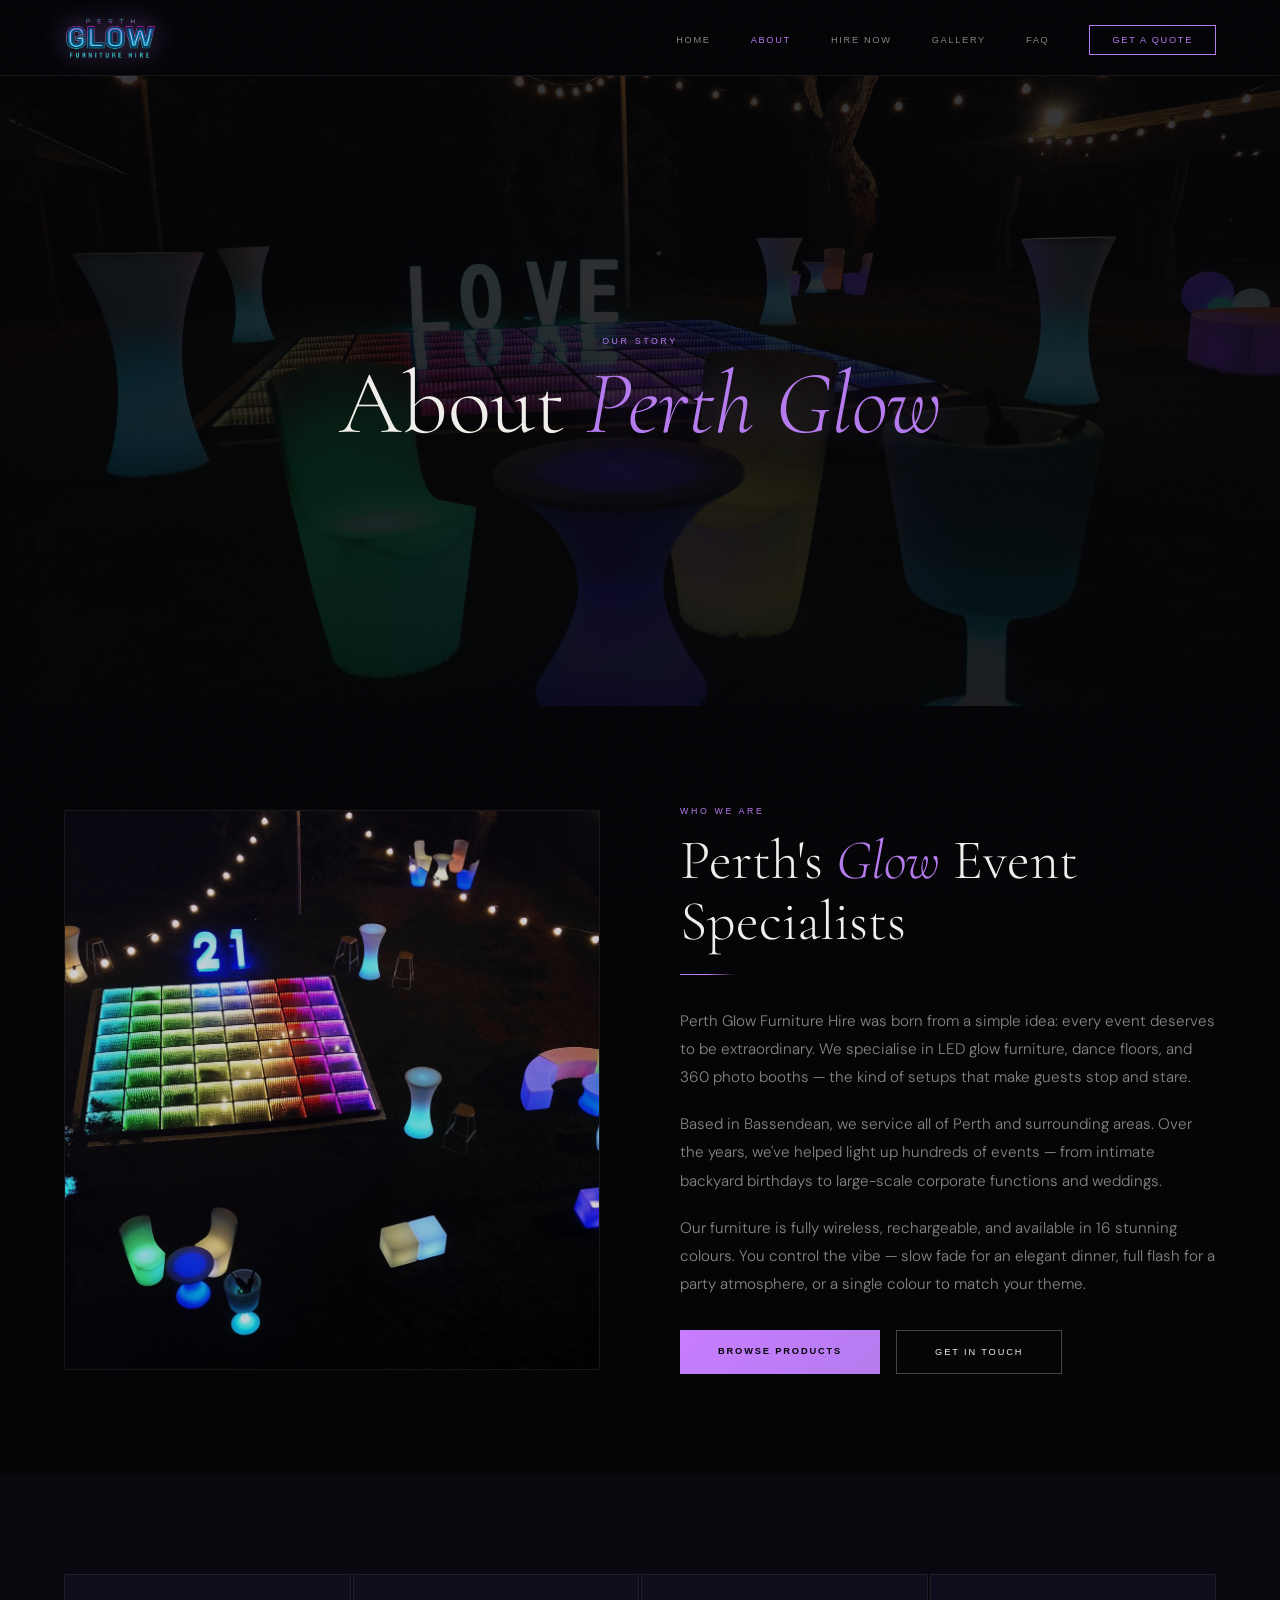
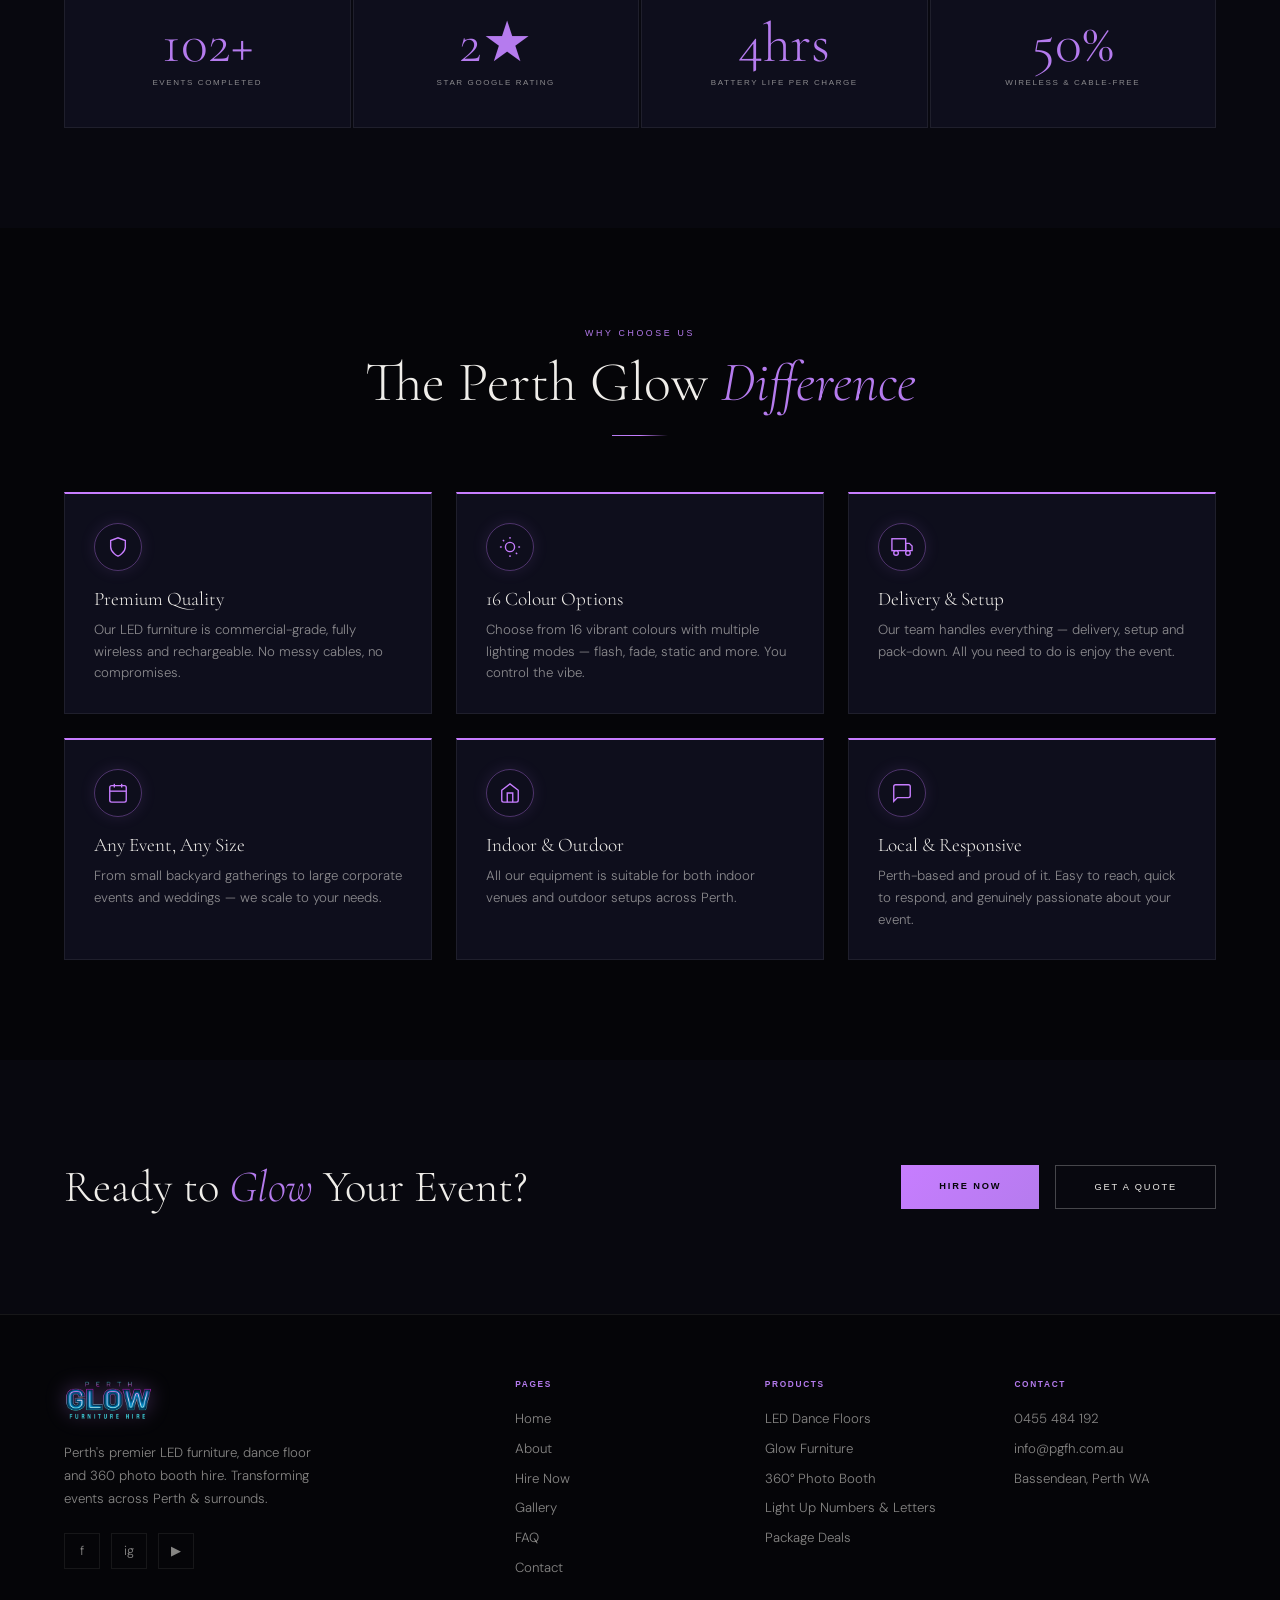
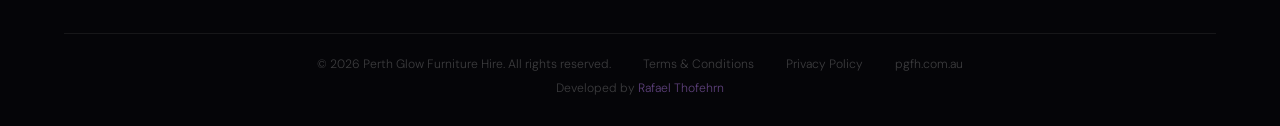
<file: about.html>
<!DOCTYPE html>
<html lang="en">
<head>
<meta charset="UTF-8">
<meta name="viewport" content="width=device-width, initial-scale=1.0">
<title>About Us | Perth Glow Furniture Hire</title>
<meta name="description" content="Learn about Perth Glow Furniture Hire — Perth's premier LED furniture, dance floor and 360 photo booth specialists.">
<link rel="preconnect" href="https://fonts.googleapis.com">
<link href="https://fonts.googleapis.com/css2?family=Cormorant+Garamond:ital,wght@0,300;0,400;0,600;1,300;1,400&family=Syncopate:wght@400;700&family=DM+Sans:opsz,wght@9..40,300;9..40,400;9..40,500&display=swap" rel="stylesheet">
<style>
/* NAV */
nav{position:fixed;top:0;left:0;right:0;z-index:1000;padding:0 5vw;height:76px;display:flex;align-items:center;justify-content:space-between;background:rgba(5,5,8,.92);backdrop-filter:blur(24px);border-bottom:1px solid var(--border)}
nav.scrolled{background:rgba(5,5,8,.92);backdrop-filter:blur(24px);border-bottom:1px solid var(--border)}
.nav-logo{display:flex;align-items:center;text-decoration:none}
.nav-logo img{height:44px;filter:drop-shadow(0 0 14px rgba(181,123,238,.4))}
.nav-links{display:flex;gap:2.5rem;list-style:none;align-items:center}
.nav-links a{font-family:var(--display);font-size:.58rem;letter-spacing:.18em;color:var(--dim);text-decoration:none;text-transform:uppercase;transition:color .2s}
.nav-links a:hover,.nav-links a.active{color:var(--cyan)}
.nav-cta{border:1px solid var(--cyan)!important;color:var(--cyan)!important;padding:9px 22px!important;transition:all .2s!important}
.nav-cta:hover{background:var(--cyan)!important;color:var(--black)!important}
.hamburger{display:none;flex-direction:column;gap:5px;cursor:pointer;border:none;background:transparent;padding:4px}
.hamburger span{display:block;width:24px;height:1.5px;background:var(--white)}
.mobile-nav{display:none;position:fixed;inset:0;background:rgba(5,5,8,.97);backdrop-filter:blur(20px);z-index:999;flex-direction:column;align-items:center;justify-content:center;gap:2rem}
.mobile-nav.open{display:flex}
.mobile-nav a{font-family:var(--display);font-size:.9rem;letter-spacing:.25em;color:var(--white);text-decoration:none;text-transform:uppercase}
.mobile-nav a:hover{color:var(--cyan)}
.mob-close{position:absolute;top:24px;right:5vw;background:transparent;border:none;color:var(--white);font-size:1.4rem;cursor:pointer}
/* PAGE HERO — always below fixed nav */
.page-hero{position:relative;height:70vh;min-height:480px;display:flex;align-items:center;justify-content:center;overflow:hidden;margin-top:76px}
.page-hero-bg{position:absolute;inset:0}
.page-hero-bg img{width:100%;height:100%;object-fit:cover;opacity:.4}
.page-hero-bg::after{content:'';position:absolute;inset:0;background:linear-gradient(to bottom,rgba(5,5,8,.5),rgba(5,5,8,.75))}
.page-hero-inner{position:relative;z-index:2;text-align:center;padding:0 5vw}
/* FOOTER */
footer{background:var(--black);border-top:1px solid var(--border);padding:64px 5vw 30px}
.f-top{display:grid;grid-template-columns:2fr 1fr 1fr 1fr;gap:3rem;margin-bottom:3.5rem;max-width:1300px;margin-left:auto;margin-right:auto}
.f-brand img{height:42px;filter:drop-shadow(0 0 10px rgba(181,123,238,.35))}
.f-brand p{color:var(--dim);font-size:.83rem;line-height:1.7;margin:1rem 0 1.4rem;max-width:270px}
.socials{display:flex;gap:.7rem}
.soc{width:36px;height:36px;border:1px solid var(--border);display:flex;align-items:center;justify-content:center;color:var(--dim);text-decoration:none;font-size:.8rem;transition:.2s}
.soc:hover{border-color:var(--cyan);color:var(--cyan)}
.f-col h4{font-family:var(--display);font-size:.52rem;letter-spacing:.2em;color:var(--cyan);margin-bottom:1.1rem;text-transform:uppercase}
.f-col ul{list-style:none;display:flex;flex-direction:column;gap:.55rem}
.f-col ul a{font-size:.83rem;color:var(--dim);text-decoration:none;transition:color .2s}
.f-col ul a:hover{color:var(--white)}
.f-bottom{border-top:1px solid var(--border);padding-top:1.4rem;display:flex;flex-direction:column;align-items:center;text-align:center;gap:.5rem;max-width:1300px;margin:0 auto}
.f-bottom-links{display:flex;gap:2rem;flex-wrap:wrap;justify-content:center;align-items:center}
.f-bottom p,.f-bottom a{font-size:.76rem;color:rgba(255,255,255,.22);text-decoration:none}
.f-bottom a:hover{color:var(--cyan)}
.f-credit{font-size:.7rem;color:rgba(255,255,255,.18)}
.f-credit a{color:rgba(181,123,238,.5);text-decoration:none}
.f-credit a:hover{color:var(--cyan)}


/* ── NAV ── */
.mobile-
/* ── FOOTER ── */
.f-bottom p,
:root{--black:#050508;--deep:#08080f;--card:#0e0e1c;--border:rgba(255,255,255,0.07);--white:#f0eeea;--dim:rgba(240,238,234,0.55);--cyan:#b57bee;--purple:#c77dff;--pink:#ff6eb4;--display:'Syncopate',sans-serif;--serif:'Cormorant Garamond',serif;--body:'DM Sans',sans-serif}
*,*::before,*::after{box-sizing:border-box;margin:0;padding:0}
html{scroll-behavior:smooth}
body{background:var(--black);color:var(--white);font-family:var(--body);font-weight:300;overflow-x:hidden}
body::after{content:'';position:fixed;inset:0;background-image:url("data:image/svg+xml,%3Csvg viewBox='0 0 200 200' xmlns='http://www.w3.org/2000/svg'%3E%3Cfilter id='n'%3E%3CfeTurbulence type='fractalNoise' baseFrequency='0.9' numOctaves='4' stitchTiles='stitch'/%3E%3C/filter%3E%3Crect width='100%25' height='100%25' filter='url(%23n)' opacity='0.05'/%3E%3C/svg%3E");pointer-events:none;z-index:9998;opacity:.3;mix-blend-mode:overlay}
.mobile-

/* PAGE HERO */
.label{font-family:var(--display);font-size:.55rem;letter-spacing:.3em;color:var(--cyan);text-transform:uppercase;margin-bottom:.9rem}
.page-hero-inner .h1{font-family:var(--serif);font-size:clamp(3rem,7vw,6rem);font-weight:300;line-height:.95}
.page-hero-inner .h1 em{font-style:italic;color:var(--cyan);text-shadow:0 0 40px rgba(181,123,238,.35)}

section{padding:100px 5vw}
.wrap{max-width:1300px;margin:0 auto}
.h2{font-family:var(--serif);font-size:clamp(2rem,4.5vw,3.5rem);font-weight:300;line-height:1.08;margin-bottom:1.4rem}
.h2 em{font-style:italic;color:var(--cyan)}
.rule{width:56px;height:1px;background:linear-gradient(to right,var(--cyan),var(--purple),transparent);margin-bottom:2rem}
.body-txt{color:var(--dim);line-height:1.85;font-size:.95rem}
.btn{font-family:var(--display);font-size:.58rem;letter-spacing:.2em;text-transform:uppercase;padding:16px 38px;text-decoration:none;display:inline-block;transition:.3s;cursor:pointer;border:none}
.btn-fill{background:var(--cyan);color:var(--black);font-weight:700}
.btn-fill:hover{box-shadow:0 0 40px rgba(181,123,238,.45);transform:translateY(-2px)}
.btn-ghost{background:transparent;color:var(--white);border:1px solid rgba(255,255,255,.25)}
.btn-ghost:hover{border-color:var(--cyan);color:var(--cyan)}

/* ABOUT GRID */
.about-grid{display:grid;grid-template-columns:1fr 1fr;gap:80px;align-items:center}
.about-img{height:560px;overflow:hidden;border:1px solid var(--border);position:relative}
.about-img img{width:100%;height:100%;object-fit:cover;opacity:.85}
.about-img::after{content:'';position:absolute;inset:0;background:linear-gradient(135deg,rgba(181,123,238,.05),transparent)}

/* STATS */
#stats{background:var(--deep)}
.stats-grid{display:grid;grid-template-columns:repeat(4,1fr);gap:2px;max-width:1300px;margin:0 auto}
.stat{background:var(--card);border:1px solid var(--border);padding:2.5rem 2rem;text-align:center;transition:border-color .3s}
.stat:hover{border-color:rgba(181,123,238,.3);box-shadow:0 0 20px rgba(181,123,238,.08)}
.stat-num{font-family:var(--serif);font-size:3.5rem;font-weight:300;color:var(--cyan);line-height:1;margin-bottom:.4rem}
.stat-lbl{font-family:var(--display);font-size:.5rem;letter-spacing:.2em;color:var(--dim);text-transform:uppercase}

/* WHY US */
#why .why-grid{display:grid;grid-template-columns:repeat(3,1fr);gap:1.5rem;margin-top:0}
.why-card{background:var(--card);border:1px solid var(--border);padding:2rem;border-top:2px solid var(--cyan);transition:transform .3s,border-color .3s}
.why-card:hover{transform:translateY(-4px);border-top-color:var(--purple)}
.why-icon{font-size:2rem;margin-bottom:1rem}
.why-card h3{font-family:var(--serif);font-size:1.4rem;font-weight:300;margin-bottom:.7rem}
.why-card p{font-size:.85rem;color:var(--dim);line-height:1.7}

/* CTA STRIP */
#cta-strip{background:var(--deep)}
.cta-strip-inner{max-width:1300px;margin:0 auto;display:flex;align-items:center;justify-content:space-between;gap:2rem;flex-wrap:wrap}
.cta-strip-inner h2{font-family:var(--serif);font-size:clamp(1.8rem,3.5vw,3rem);font-weight:300}
.cta-strip-inner h2 em{font-style:italic;color:var(--cyan)}
.cta-strip-btns{display:flex;gap:1rem;flex-wrap:wrap;flex-shrink:0}












/* ── SCROLL ANIMATIONS ── */
[data-anim] {
  opacity: 0;
  transition: opacity 0.7s ease, transform 0.7s ease;
}
[data-anim="up"]    { transform: translateY(40px); }
[data-anim="down"]  { transform: translateY(-30px); }
[data-anim="left"]  { transform: translateX(-44px); }
[data-anim="right"] { transform: translateX(44px); }
[data-anim="scale"] { transform: scale(0.92); }
[data-anim="fade"]  { transform: none; }
[data-anim].anim-in { opacity: 1 !important; transform: none !important; }

/* Staggered grid children */
[data-anim-group] > * {
  opacity: 0;
  transform: translateY(32px);
  transition: opacity 0.6s ease, transform 0.6s ease;
}
[data-anim-group] > *.anim-in { opacity: 1 !important; transform: none !important; }
[data-anim-group] > *:nth-child(1) { transition-delay: 0s; }
[data-anim-group] > *:nth-child(2) { transition-delay: 0.1s; }
[data-anim-group] > *:nth-child(3) { transition-delay: 0.2s; }
[data-anim-group] > *:nth-child(4) { transition-delay: 0.3s; }
[data-anim-group] > *:nth-child(5) { transition-delay: 0.4s; }
[data-anim-group] > *:nth-child(6) { transition-delay: 0.5s; }

/* Page fade-in on load */
body { animation: pageFadeIn 0.4s ease both; }
@keyframes pageFadeIn { from { opacity:0; } to { opacity:1; } }

/* Respect reduced motion */


/* Process cards */
.proc-step,.hire-proc-card{text-align:center;padding:1.5rem 1rem;background:rgba(181,123,238,.04);border:1px solid rgba(181,123,238,.12);position:relative;z-index:1;transition:border-color .3s,transform .3s}
.proc-step:hover,.hire-proc-card:hover{border-color:rgba(181,123,238,.28);transform:translateY(-4px)}
.proc-glow-icon,.hire-proc-icon{width:64px;height:64px;border-radius:50%;border:1px solid rgba(199,125,255,.4);display:flex;align-items:center;justify-content:center;margin:0 auto 1rem;color:var(--purple);background:rgba(181,123,238,.08);box-shadow:0 0 20px rgba(181,123,238,.15),inset 0 0 10px rgba(181,123,238,.05);transition:box-shadow .3s}
.proc-step:hover .proc-glow-icon,.hire-proc-card:hover .hire-proc-icon{box-shadow:0 0 35px rgba(199,125,255,.3)}
.proc-num,.hire-proc-num{font-family:var(--display);font-size:.48rem;letter-spacing:.15em;color:rgba(181,123,238,.5);margin-bottom:.4rem}
.proc-step h4,.hire-proc-h{font-family:var(--serif);font-size:1.1rem;font-weight:300;margin-bottom:.4rem;color:var(--white)}
.proc-step p,.hire-proc-p{font-size:.8rem;color:var(--dim);line-height:1.65}
/* Feat item cards */
.feat-grid{display:grid;grid-template-columns:repeat(3,1fr);gap:1.5rem;margin-top:2rem}
.feat-item{background:var(--card);border:1px solid var(--border);padding:1.8rem;border-top:2px solid var(--purple);transition:transform .3s,border-top-color .3s}
.feat-item:hover{transform:translateY(-3px);border-top-color:var(--cyan)}
.feat-icon-wrap{width:48px;height:48px;border-radius:50%;border:1px solid rgba(199,125,255,.35);display:flex;align-items:center;justify-content:center;color:var(--purple);margin-bottom:1rem;box-shadow:0 0 16px rgba(181,123,238,.12);transition:box-shadow .3s}
.feat-item:hover .feat-icon-wrap{box-shadow:0 0 28px rgba(181,123,238,.25)}
.feat-icon-wrap svg{width:22px;height:22px}
.feat-item h3{font-family:var(--serif);font-size:1.2rem;font-weight:300;margin-bottom:.5rem}
.feat-item p{font-size:.83rem;color:var(--dim);line-height:1.65}




@media (prefers-reduced-motion: reduce) {
  [data-anim], [data-anim-group] > * { opacity:1 !important; transform:none !important; transition:none !important; }






@media(max-width:1100px){
  .f-top{grid-template-columns:1fr 1fr}
}
@media(max-width:720px){
  .nav-links{display:none}
  .hamburger{display:flex}
  .f-top{grid-template-columns:1fr}
  .f-bottom-links{flex-direction:column;gap:.6rem}
  section{padding:70px 5vw}
  .row{grid-template-columns:1fr}
  .btns,.hero-btns,.cta-strip-btns{justify-content:center!important;flex-wrap:wrap}
  .page-hero{min-height:280px}

  .f-top{grid-template-columns:1fr}
  .f-brand{text-align:center}
  .f-brand p{margin-left:auto;margin-right:auto}
  .socials{justify-content:center}
  .f-col{text-align:center}
  .f-col ul{align-items:center}
  .f-bottom-links{flex-direction:column;gap:.5rem}
}
</style>
  <!-- Favicon -->
  <link rel="icon" type="image/x-icon" href="assets/favicon.ico">
  <link rel="icon" type="image/png" sizes="32x32" href="assets/favicon-32.png">
  <link rel="icon" type="image/png" sizes="16x16" href="assets/favicon-16.png">
  <link rel="apple-touch-icon" sizes="180x180" href="assets/favicon-180.png">
  <meta name="theme-color" content="#050508">
<link rel="stylesheet" href="assets/global.css">
</head>
<body>
<nav>
  <a href="index.html" class="nav-logo"><img src="assets/logo-transparent.png" alt="Perth Glow Furniture Hire"></a>
  <ul class="nav-links">
    <li><a href="index.html">Home</a></li>
    <li><a href="about.html" class="active">About</a></li>
    <li><a href="hire.html">Hire Now</a></li>
    <li><a href="gallery.html">Gallery</a></li>
    <li><a href="faq.html">FAQ</a></li>
    <li><a href="contact.html" class="nav-cta">Get a Quote</a></li>
  </ul>
  <button class="hamburger" onclick="toggleMob()"><span></span><span></span><span></span></button>
</nav>
<div class="mobile-nav" id="mobNav">
  <button class="mob-close" onclick="toggleMob()">✕</button>
  <a href="index.html" onclick="toggleMob()">Home</a>
  <a href="about.html" onclick="toggleMob()">About</a>
  <a href="hire.html" onclick="toggleMob()">Hire Now</a>
  <a href="gallery.html" onclick="toggleMob()">Gallery</a>
  <a href="faq.html" onclick="toggleMob()">FAQ</a>
  <a href="contact.html" onclick="toggleMob()">Contact</a>
</div>

<!-- PAGE HERO -->
<div class="page-hero">
  <div class="page-hero-bg">
    <img src="assets/dance-floor-love.jpg" alt="Perth Glow outdoor event">
  </div>
  <div class="page-hero-inner">
    <p class="label">Our Story</p>
    <h1 class="h1">About <em>Perth Glow</em></h1>
  </div>
</div>

<!-- ABOUT -->
<section>
  <div class="wrap">
    <div class="about-grid">
      <div class="about-img" data-anim="left">
        <img src="assets/aerial-event.jpg" alt="Aerial view of Perth Glow event setup">
      </div>
      <div data-anim="right">
        <p class="label">Who We Are</p>
        <h2 class="h2">Perth's <em>Glow</em> Event Specialists</h2>
        <div class="rule"></div>
        <p class="body-txt" style="margin-bottom:1.2rem">Perth Glow Furniture Hire was born from a simple idea: every event deserves to be extraordinary. We specialise in LED glow furniture, dance floors, and 360 photo booths — the kind of setups that make guests stop and stare.</p>
        <p class="body-txt" style="margin-bottom:1.2rem">Based in Bassendean, we service all of Perth and surrounding areas. Over the years, we've helped light up hundreds of events — from intimate backyard birthdays to large-scale corporate functions and weddings.</p>
        <p class="body-txt">Our furniture is fully wireless, rechargeable, and available in 16 stunning colours. You control the vibe — slow fade for an elegant dinner, full flash for a party atmosphere, or a single colour to match your theme.</p>
        <div style="display:flex;gap:1rem;flex-wrap:wrap;margin-top:2rem">
          <a href="hire.html" class="btn btn-fill">Browse Products</a>
          <a href="contact.html" class="btn btn-ghost">Get in Touch</a>
        </div>
      </div>
    </div>
  </div>
</section>

<!-- STATS -->
<section id="stats">
  <div class="stats-grid" data-anim-group>
    <div class="stat">
      <div class="stat-num" data-count="200" data-suffix="+">0</div>
      <div class="stat-lbl">Events Completed</div>
    </div>
    <div class="stat">
      <div class="stat-num" data-count="5" data-suffix="★">0</div>
      <div class="stat-lbl">Star Google Rating</div>
    </div>
    <div class="stat">
      <div class="stat-num" data-count="8" data-suffix="hrs">0</div>
      <div class="stat-lbl">Battery Life Per Charge</div>
    </div>
    <div class="stat">
      <div class="stat-num" data-count="100" data-suffix="%">0</div>
      <div class="stat-lbl">Wireless & Cable-Free</div>
    </div>
  </div>
</section>

<!-- WHY CHOOSE US -->
<section id="why">
  <div class="wrap">
    <div style="text-align:center;max-width:560px;margin:0 auto 3.5rem">
      <p class="label">Why Choose Us</p>
      <h2 class="h2">The Perth Glow <em>Difference</em></h2>
      <div class="rule" style="margin:0 auto 0"></div>
    </div>
    <div class="feat-grid" data-anim-group>
      <div class="feat-item">
        <div class="feat-icon-wrap"><svg viewBox="0 0 24 24" fill="none" stroke="currentColor" stroke-width="1.5"><path d="M12 22s8-4 8-10V5l-8-3-8 3v7c0 6 8 10 8 10z"/></svg></div>
        <h3>Premium Quality</h3>
        <p>Our LED furniture is commercial-grade, fully wireless and rechargeable. No messy cables, no compromises.</p>
      </div>
      <div class="feat-item">
        <div class="feat-icon-wrap"><svg viewBox="0 0 24 24" fill="none" stroke="currentColor" stroke-width="1.5"><circle cx="12" cy="12" r="5"/><line x1="12" y1="1" x2="12" y2="3"/><line x1="12" y1="21" x2="12" y2="23"/><line x1="4.22" y1="4.22" x2="5.64" y2="5.64"/><line x1="18.36" y1="18.36" x2="19.78" y2="19.78"/><line x1="1" y1="12" x2="3" y2="12"/><line x1="21" y1="12" x2="23" y2="12"/></svg></div>
        <h3>16 Colour Options</h3>
        <p>Choose from 16 vibrant colours with multiple lighting modes — flash, fade, static and more. You control the vibe.</p>
      </div>
      <div class="feat-item">
        <div class="feat-icon-wrap"><svg viewBox="0 0 24 24" fill="none" stroke="currentColor" stroke-width="1.5"><rect x="1" y="3" width="15" height="13"/><polygon points="16 8 20 8 23 11 23 16 16 16 16 8"/><circle cx="5.5" cy="18.5" r="2.5"/><circle cx="18.5" cy="18.5" r="2.5"/></svg></div>
        <h3>Delivery & Setup</h3>
        <p>Our team handles everything — delivery, setup and pack-down. All you need to do is enjoy the event.</p>
      </div>
      <div class="feat-item">
        <div class="feat-icon-wrap"><svg viewBox="0 0 24 24" fill="none" stroke="currentColor" stroke-width="1.5"><rect x="3" y="4" width="18" height="18" rx="2"/><line x1="16" y1="2" x2="16" y2="6"/><line x1="8" y1="2" x2="8" y2="6"/><line x1="3" y1="10" x2="21" y2="10"/></svg></div>
        <h3>Any Event, Any Size</h3>
        <p>From small backyard gatherings to large corporate events and weddings — we scale to your needs.</p>
      </div>
      <div class="feat-item">
        <div class="feat-icon-wrap"><svg viewBox="0 0 24 24" fill="none" stroke="currentColor" stroke-width="1.5"><path d="M3 9l9-7 9 7v11a2 2 0 0 1-2 2H5a2 2 0 0 1-2-2z"/><polyline points="9 22 9 12 15 12 15 22"/></svg></div>
        <h3>Indoor & Outdoor</h3>
        <p>All our equipment is suitable for both indoor venues and outdoor setups across Perth.</p>
      </div>
      <div class="feat-item">
        <div class="feat-icon-wrap"><svg viewBox="0 0 24 24" fill="none" stroke="currentColor" stroke-width="1.5"><path d="M21 15a2 2 0 0 1-2 2H7l-4 4V5a2 2 0 0 1 2-2h14a2 2 0 0 1 2 2z"/></svg></div>
        <h3>Local & Responsive</h3>
        <p>Perth-based and proud of it. Easy to reach, quick to respond, and genuinely passionate about your event.</p>
      </div>
    </div>
  </div>
</section>

<!-- CTA STRIP -->
<section id="cta-strip">
  <div class="cta-strip-inner">
    <h2>Ready to <em>Glow</em> Your Event?</h2>
    <div class="cta-strip-btns">
      <a href="hire.html" class="btn btn-fill">Hire Now</a>
      <a href="contact.html" class="btn btn-ghost">Get a Quote</a>
    </div>
  </div>
</section>

<footer>
  <div class="f-top">
    <div class="f-brand">
      <img src="assets/logo-transparent.png" alt="Perth Glow Furniture Hire">
      <p>Perth's premier LED furniture, dance floor and 360 photo booth hire. Transforming events across Perth & surrounds.</p>
      <div class="socials">
        <a href="https://www.facebook.com/PerthGLOWFurnitureHire" target="_blank" class="soc">f</a>
        <a href="https://www.instagram.com/perth_glow_furniture_hire/" target="_blank" class="soc">ig</a>
        <a href="https://www.youtube.com/channel/UCYcpUvd9s-UxPmfELeZsySg" target="_blank" class="soc">▶</a>
      </div>
    </div>
    <div class="f-col"><h4>Pages</h4><ul>
      <li><a href="index.html">Home</a></li>
      <li><a href="about.html">About</a></li>
      <li><a href="hire.html">Hire Now</a></li>
      <li><a href="gallery.html">Gallery</a></li>
      <li><a href="faq.html">FAQ</a></li>
      <li><a href="contact.html">Contact</a></li>
    </ul></div>
    <div class="f-col"><h4>Products</h4><ul>
      <li><a href="dance-floor.html">LED Dance Floors</a></li>
      <li><a href="glow-furniture.html">Glow Furniture</a></li>
      <li><a href="photo-booth.html">360° Photo Booth</a></li>
      <li><a href="numbers-letters.html">Light Up Numbers & Letters</a></li>
      <li><a href="hire.html">Package Deals</a></li>
    </ul></div>
    <div class="f-col"><h4>Contact</h4><ul>
      <li><a href="tel:0455484192">0455 484 192</a></li>
      <li><a href="mailto:info@pgfh.com.au">info@pgfh.com.au</a></li>
      <li><a>Bassendean, Perth WA</a></li>
    </ul></div>
  </div>
  <div class="f-bottom">
    <div class="f-bottom-links">
      <p>© 2026 Perth Glow Furniture Hire. All rights reserved.</p>
      <a href="terms.html">Terms & Conditions</a>
      <a href="terms.html">Privacy Policy</a>
      <a href="https://pgfh.com.au">pgfh.com.au</a>
    </div>
    <p class="f-credit">Developed by <a href="https://rafatofen.netlify.app" target="_blank">Rafael Thofehrn</a></p>
  </div>
</footer>
<script>
function toggleMob(){document.getElementById('mobNav').classList.toggle('open');document.body.style.overflow=document.getElementById('mobNav').classList.contains('open')?'hidden':''}
</script>

<script>
// Scroll-in animations — IntersectionObserver
document.addEventListener('DOMContentLoaded', function() {
  var obs = new IntersectionObserver(function(entries) {
    entries.forEach(function(e) {
      if (e.isIntersecting) {
        e.target.classList.add('anim-in');
        obs.unobserve(e.target);
      }
    });
  }, { threshold: 0.1, rootMargin: '0px 0px -50px 0px' });

  // Animate single elements
  document.querySelectorAll('[data-anim]').forEach(function(el) {
    obs.observe(el);
  });

  // Animate group children with stagger
  document.querySelectorAll('[data-anim-group]').forEach(function(group) {
    group.querySelectorAll(':scope > *').forEach(function(child) {
      obs.observe(child);
    });
  });
});

// Count-up animation for stats
document.addEventListener('DOMContentLoaded', function() {
  var counters = document.querySelectorAll('[data-count]');
  var obsC = new IntersectionObserver(function(entries) {
    entries.forEach(function(e) {
      if (!e.isIntersecting) return;
      var el = e.target;
      var target = parseInt(el.dataset.count);
      var suffix = el.dataset.suffix || '';
      var start = 0;
      var duration = 1400;
      var step = duration / target;
      var timer = setInterval(function() {
        start += 1;
        el.textContent = start + suffix;
        if (start >= target) { el.textContent = target + suffix; clearInterval(timer); }
      }, step);
      obsC.unobserve(el);
    });
  }, { threshold: 0.5 });
  counters.forEach(function(el) { obsC.observe(el); });
});
</script>

</body>
</html>
</file>
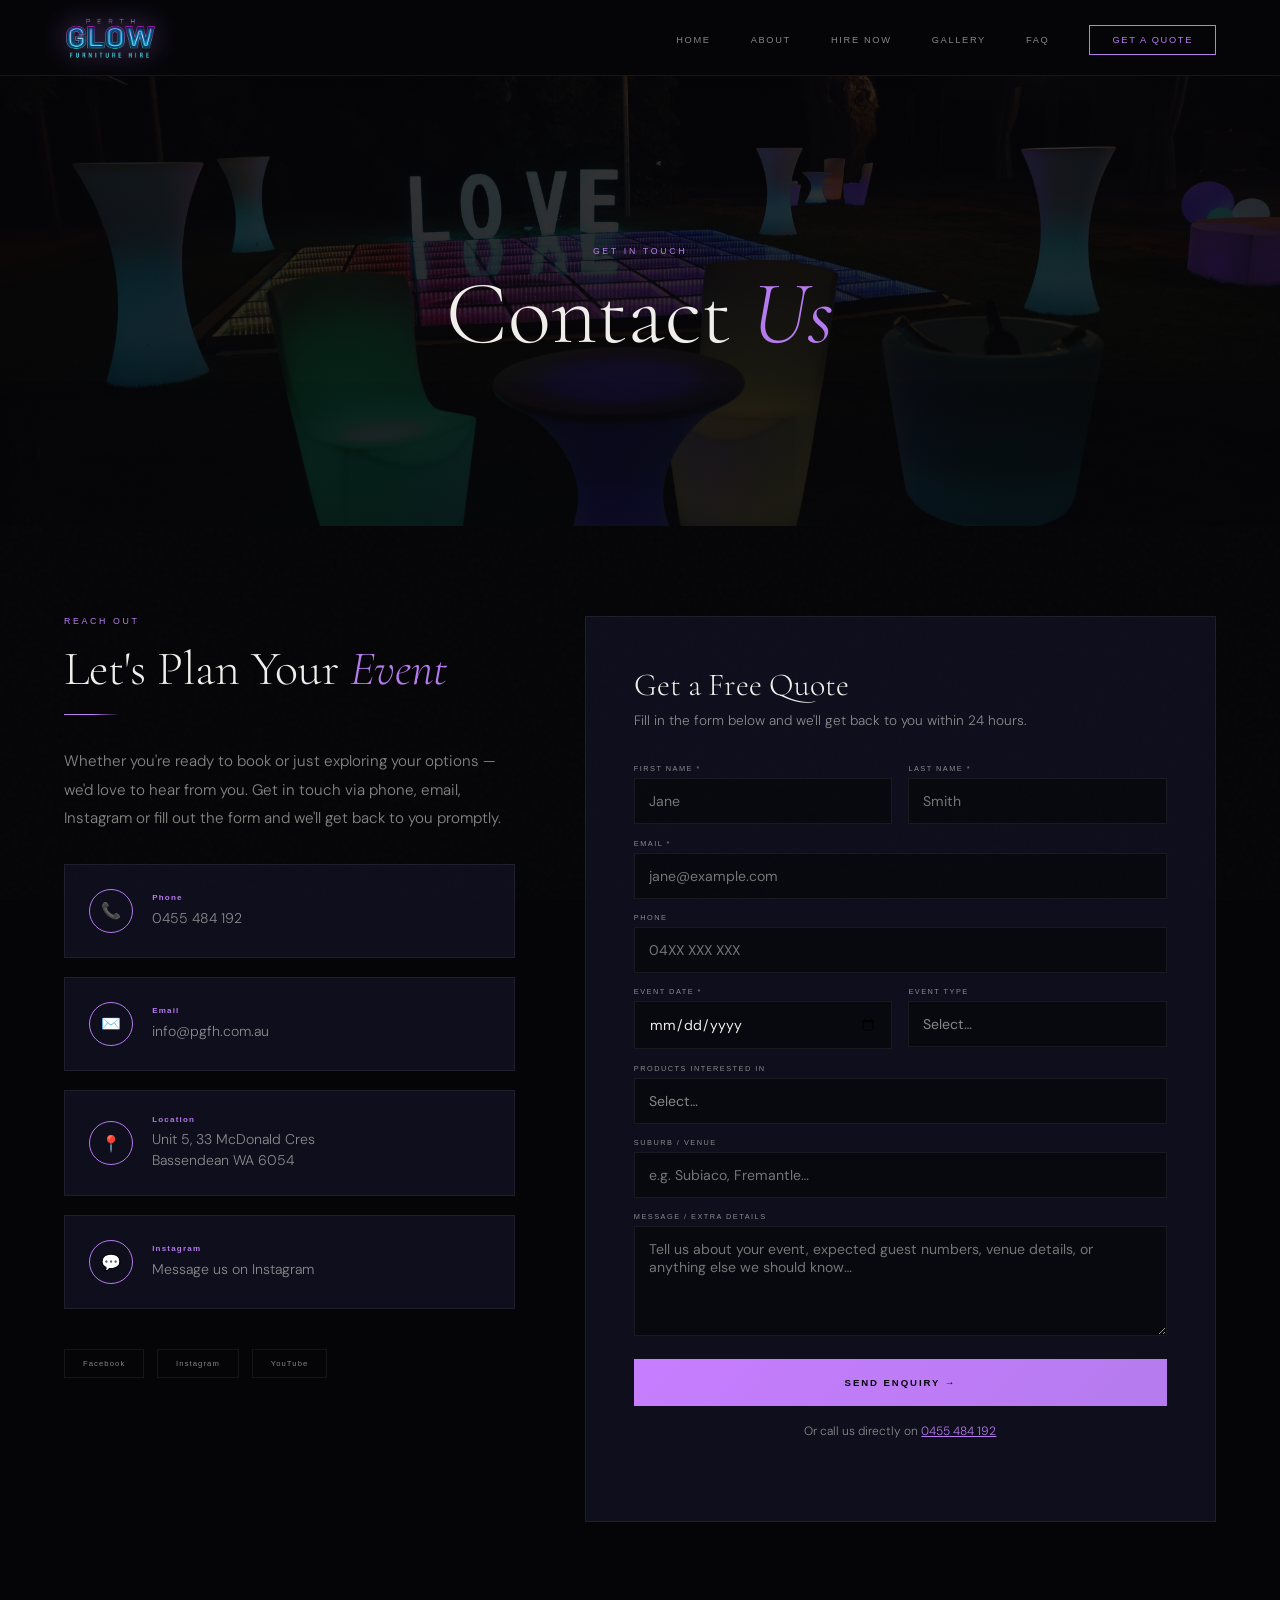
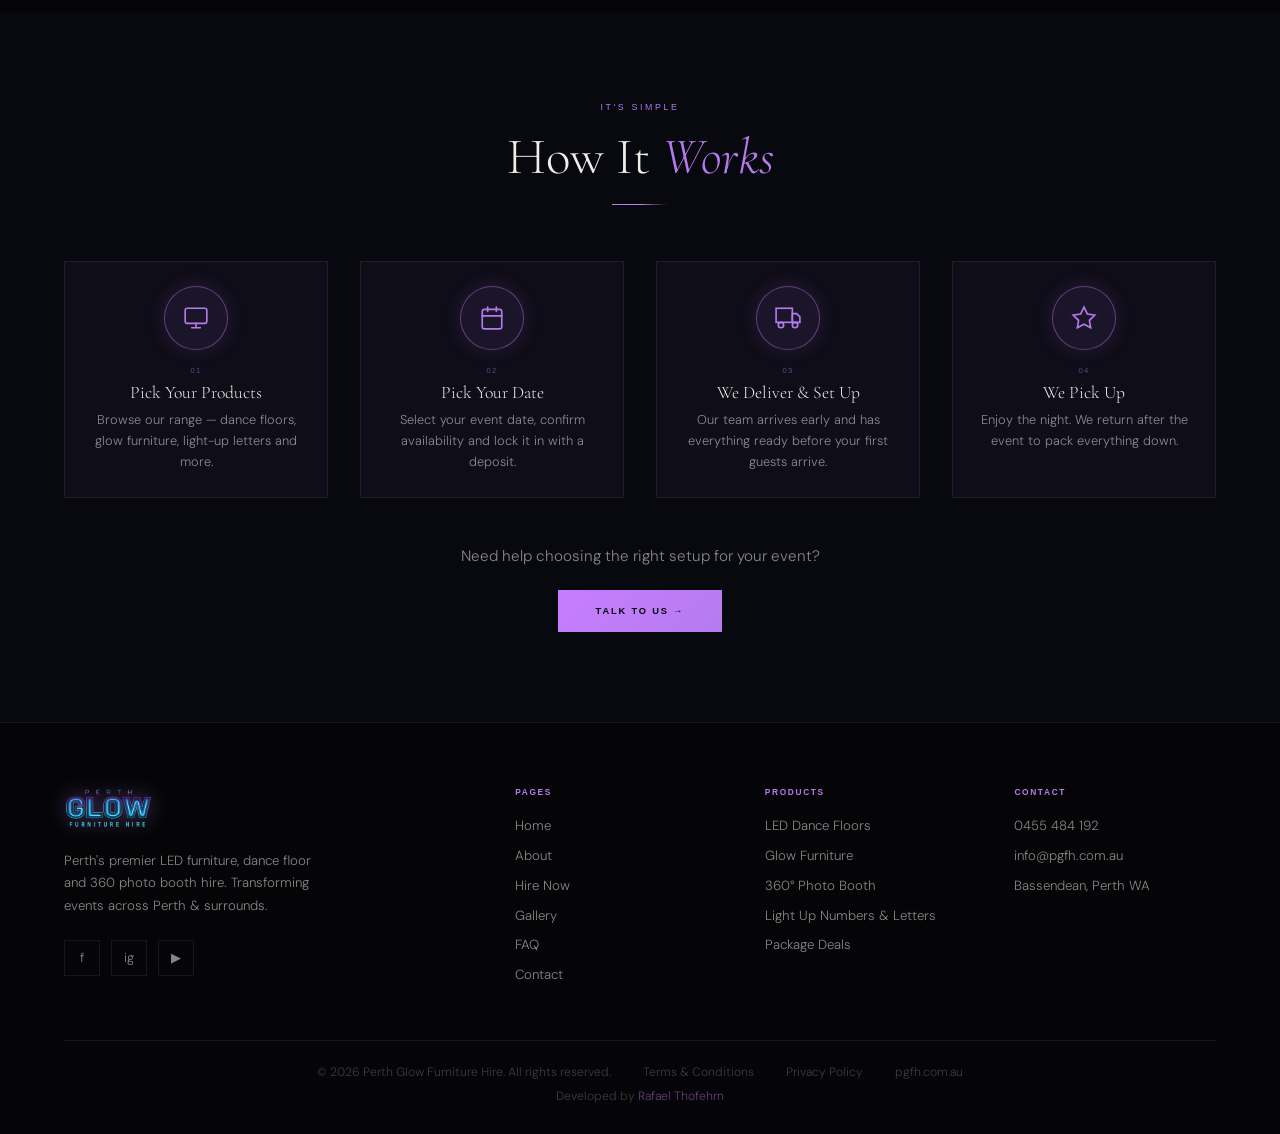
<file: contact.html>
<!DOCTYPE html>
<html lang="en">
<head>
<meta charset="UTF-8">
<meta name="viewport" content="width=device-width, initial-scale=1.0">
<title>Contact | Perth Glow Furniture Hire</title>
<meta name="description" content="Get in touch with Perth Glow Furniture Hire — call, email, Instagram or fill in our quote form. We service all of Perth WA.">
<link rel="preconnect" href="https://fonts.googleapis.com">
<link href="https://fonts.googleapis.com/css2?family=Cormorant+Garamond:ital,wght@0,300;0,400;0,600;1,300;1,400&family=Syncopate:wght@400;700&family=DM+Sans:opsz,wght@9..40,300;9..40,400;9..40,500&display=swap" rel="stylesheet">
<style>
.proc-steps{display:grid;grid-template-columns:repeat(4,1fr);gap:2rem;position:relative;margin-top:2.5rem}
/* NAV */
nav{position:fixed;top:0;left:0;right:0;z-index:1000;padding:0 5vw;height:76px;display:flex;align-items:center;justify-content:space-between;background:rgba(5,5,8,.92);backdrop-filter:blur(24px);border-bottom:1px solid var(--border)}
nav.scrolled{background:rgba(5,5,8,.92);backdrop-filter:blur(24px);border-bottom:1px solid var(--border)}
.nav-logo{display:flex;align-items:center;text-decoration:none}
.nav-logo img{height:44px;filter:drop-shadow(0 0 14px rgba(181,123,238,.4))}
.nav-links{display:flex;gap:2.5rem;list-style:none;align-items:center}
.nav-links a{font-family:var(--display);font-size:.58rem;letter-spacing:.18em;color:var(--dim);text-decoration:none;text-transform:uppercase;transition:color .2s}
.nav-links a:hover,.nav-links a.active{color:var(--cyan)}
.nav-cta{border:1px solid var(--cyan)!important;color:var(--cyan)!important;padding:9px 22px!important;transition:all .2s!important}
.nav-cta:hover{background:var(--cyan)!important;color:var(--black)!important}
.hamburger{display:none;flex-direction:column;gap:5px;cursor:pointer;border:none;background:transparent;padding:4px}
.hamburger span{display:block;width:24px;height:1.5px;background:var(--white)}
.mobile-nav{display:none;position:fixed;inset:0;background:rgba(5,5,8,.97);backdrop-filter:blur(20px);z-index:999;flex-direction:column;align-items:center;justify-content:center;gap:2rem}
.mobile-nav.open{display:flex}
.mobile-nav a{font-family:var(--display);font-size:.9rem;letter-spacing:.25em;color:var(--white);text-decoration:none;text-transform:uppercase}
.mobile-nav a:hover{color:var(--cyan)}
.mob-close{position:absolute;top:24px;right:5vw;background:transparent;border:none;color:var(--white);font-size:1.4rem;cursor:pointer}
/* PAGE HERO — always below fixed nav */
.page-hero{position:relative;height:50vh;min-height:340px;display:flex;align-items:center;justify-content:center;overflow:hidden;margin-top:76px}
.page-hero-bg{position:absolute;inset:0}
.page-hero-bg img{width:100%;height:100%;object-fit:cover;opacity:.4}
.page-hero-bg::after{content:'';position:absolute;inset:0;background:linear-gradient(to bottom,rgba(5,5,8,.5),rgba(5,5,8,.75))}
.page-hero-inner{position:relative;z-index:2;text-align:center;padding:0 5vw}
/* FOOTER */
footer{background:var(--black);border-top:1px solid var(--border);padding:64px 5vw 30px}
.f-top{display:grid;grid-template-columns:2fr 1fr 1fr 1fr;gap:3rem;margin-bottom:3.5rem;max-width:1300px;margin-left:auto;margin-right:auto}
.f-brand img{height:42px;filter:drop-shadow(0 0 10px rgba(181,123,238,.35))}
.f-brand p{color:var(--dim);font-size:.83rem;line-height:1.7;margin:1rem 0 1.4rem;max-width:270px}
.socials{display:flex;gap:.7rem}
.soc{width:36px;height:36px;border:1px solid var(--border);display:flex;align-items:center;justify-content:center;color:var(--dim);text-decoration:none;font-size:.8rem;transition:.2s}
.soc:hover{border-color:var(--cyan);color:var(--cyan)}
.f-col h4{font-family:var(--display);font-size:.52rem;letter-spacing:.2em;color:var(--cyan);margin-bottom:1.1rem;text-transform:uppercase}
.f-col ul{list-style:none;display:flex;flex-direction:column;gap:.55rem}
.f-col ul a{font-size:.83rem;color:var(--dim);text-decoration:none;transition:color .2s}
.f-col ul a:hover{color:var(--white)}
.f-bottom{border-top:1px solid var(--border);padding-top:1.4rem;display:flex;flex-direction:column;align-items:center;text-align:center;gap:.5rem;max-width:1300px;margin:0 auto}
.f-bottom-links{display:flex;gap:2rem;flex-wrap:wrap;justify-content:center;align-items:center}
.f-bottom p,.f-bottom a{font-size:.76rem;color:rgba(255,255,255,.22);text-decoration:none}
.f-bottom a:hover{color:var(--cyan)}
.f-credit{font-size:.7rem;color:rgba(255,255,255,.18)}
.f-credit a{color:rgba(181,123,238,.5);text-decoration:none}
.f-credit a:hover{color:var(--cyan)}


/* ── NAV ── */
.mobile-
/* ── FOOTER ── */
.f-bottom p,
:root{--black:#050508;--deep:#08080f;--card:#0e0e1c;--border:rgba(255,255,255,0.07);--white:#f0eeea;--dim:rgba(240,238,234,0.55);--cyan:#b57bee;--purple:#c77dff;--display:'Syncopate',sans-serif;--serif:'Cormorant Garamond',serif;--body:'DM Sans',sans-serif}
*,*::before,*::after{box-sizing:border-box;margin:0;padding:0}
html{scroll-behavior:smooth}
body{background:var(--black);color:var(--white);font-family:var(--body);font-weight:300;overflow-x:hidden}
body::after{content:'';position:fixed;inset:0;background-image:url("data:image/svg+xml,%3Csvg viewBox='0 0 200 200' xmlns='http://www.w3.org/2000/svg'%3E%3Cfilter id='n'%3E%3CfeTurbulence type='fractalNoise' baseFrequency='0.9' numOctaves='4' stitchTiles='stitch'/%3E%3C/filter%3E%3Crect width='100%25' height='100%25' filter='url(%23n)' opacity='0.05'/%3E%3C/svg%3E");pointer-events:none;z-index:9998;opacity:.3;mix-blend-mode:overlay}
.mobile-
.label{font-family:var(--display);font-size:.55rem;letter-spacing:.3em;color:var(--cyan);text-transform:uppercase;margin-bottom:.9rem}
.h1{font-family:var(--serif);font-size:clamp(3rem,7vw,6rem);font-weight:300;line-height:.95}
.h1 em{font-style:italic;color:var(--cyan)}
section{padding:90px 5vw}
.h2{font-family:var(--serif);font-size:clamp(1.8rem,4vw,3rem);font-weight:300;margin-bottom:1rem}
.h2 em{font-style:italic;color:var(--cyan)}
.rule{width:56px;height:1px;background:linear-gradient(to right,var(--cyan),var(--purple),transparent);margin-bottom:2rem}
.body-txt{color:var(--dim);line-height:1.85;font-size:.95rem}
.btn{font-family:var(--display);font-size:.58rem;letter-spacing:.2em;text-transform:uppercase;padding:16px 38px;text-decoration:none;display:inline-block;transition:.3s;cursor:pointer;border:none}
.btn-fill{background:var(--cyan);color:var(--black);font-weight:700}
.btn-fill:hover{box-shadow:0 0 40px rgba(181,123,238,.45);transform:translateY(-2px)}

/* CONTACT GRID */
.contact-grid{display:grid;grid-template-columns:1fr 1.4fr;gap:70px;align-items:start;max-width:1200px;margin:0 auto}
.contact-info-cards{display:flex;flex-direction:column;gap:1.2rem;margin-bottom:2.5rem}
.c-card{background:var(--card);border:1px solid var(--border);padding:1.5rem;display:flex;align-items:center;gap:1.2rem;transition:border-color .3s}
.c-card:hover{border-color:rgba(181,123,238,.2)}
.c-icon{width:44px;height:44px;border:1px solid var(--cyan);border-radius:50%;display:flex;align-items:center;justify-content:center;color:var(--cyan);flex-shrink:0;font-size:1rem}
.c-card-text h4{font-family:var(--display);font-size:.5rem;letter-spacing:.15em;color:var(--cyan);margin-bottom:.3rem}
.c-card-text a,.c-card-text p{font-size:.88rem;color:var(--dim);text-decoration:none;line-height:1.5}
.c-card-text a:hover{color:var(--white)}
.social-row{display:flex;gap:.8rem;margin-top:1rem}
.soc-btn{font-family:var(--display);font-size:.48rem;letter-spacing:.14em;padding:9px 18px;background:transparent;border:1px solid var(--border);color:var(--dim);text-decoration:none;transition:.25s}
.soc-btn:hover{border-color:var(--cyan);color:var(--cyan)}

/* FORM */
.form-box{background:var(--card);border:1px solid var(--border);padding:3rem}
.form-box h3{font-family:var(--serif);font-size:2rem;font-weight:300;margin-bottom:.4rem}
.form-box p{color:var(--dim);font-size:.85rem;margin-bottom:2rem;line-height:1.6}
.row{display:grid;grid-template-columns:1fr 1fr;gap:1rem}
.fg{display:flex;flex-direction:column;gap:5px;margin-bottom:.9rem}
.fg label{font-family:var(--display);font-size:.46rem;letter-spacing:.2em;color:var(--dim);text-transform:uppercase}
.fg input,.fg select,.fg textarea{background:var(--deep);border:1px solid var(--border);color:var(--white);padding:13px 14px;font-family:var(--body);font-size:.88rem;outline:none;transition:border-color .2s;width:100%;-webkit-appearance:none}
.fg input:focus,.fg select:focus,.fg textarea:focus{border-color:var(--cyan)}
.fg textarea{resize:vertical;min-height:110px}
.fg select{cursor:pointer;color:var(--dim)}
.fg select option{background:var(--deep);color:var(--white)}











/* ── SCROLL ANIMATIONS ── */
[data-anim] {
  opacity: 0;
  transition: opacity 0.7s ease, transform 0.7s ease;
}
[data-anim="up"]    { transform: translateY(40px); }
[data-anim="down"]  { transform: translateY(-30px); }
[data-anim="left"]  { transform: translateX(-44px); }
[data-anim="right"] { transform: translateX(44px); }
[data-anim="scale"] { transform: scale(0.92); }
[data-anim="fade"]  { transform: none; }
[data-anim].anim-in { opacity: 1 !important; transform: none !important; }

/* Staggered grid children */
[data-anim-group] > * {
  opacity: 0;
  transform: translateY(32px);
  transition: opacity 0.6s ease, transform 0.6s ease;
}
[data-anim-group] > *.anim-in { opacity: 1 !important; transform: none !important; }
[data-anim-group] > *:nth-child(1) { transition-delay: 0s; }
[data-anim-group] > *:nth-child(2) { transition-delay: 0.1s; }
[data-anim-group] > *:nth-child(3) { transition-delay: 0.2s; }
[data-anim-group] > *:nth-child(4) { transition-delay: 0.3s; }
[data-anim-group] > *:nth-child(5) { transition-delay: 0.4s; }
[data-anim-group] > *:nth-child(6) { transition-delay: 0.5s; }

/* Page fade-in on load */
body { animation: pageFadeIn 0.4s ease both; }
@keyframes pageFadeIn { from { opacity:0; } to { opacity:1; } }

/* Respect reduced motion */


/* Process cards */
.proc-step,
.proc-step:hover,
.proc-glow-icon,
.proc-step:hover .proc-glow-icon,
.proc-num,
.proc-step h4,
.proc-step p,
/* Feat item cards */
.feat-grid{display:grid;grid-template-columns:repeat(3,1fr);gap:1.5rem;margin-top:2rem}
.feat-item{background:var(--card);border:1px solid var(--border);padding:1.8rem;border-top:2px solid var(--purple);transition:transform .3s,border-top-color .3s}
.feat-item:hover{transform:translateY(-3px);border-top-color:var(--cyan)}
.feat-icon-wrap{width:48px;height:48px;border-radius:50%;border:1px solid rgba(199,125,255,.35);display:flex;align-items:center;justify-content:center;color:var(--purple);margin-bottom:1rem;box-shadow:0 0 16px rgba(181,123,238,.12);transition:box-shadow .3s}
.feat-item:hover .feat-icon-wrap{box-shadow:0 0 28px rgba(181,123,238,.25)}
.feat-icon-wrap svg{width:22px;height:22px}
.feat-item h3{font-family:var(--serif);font-size:1.2rem;font-weight:300;margin-bottom:.5rem}
.feat-item p{font-size:.83rem;color:var(--dim);line-height:1.65}



@media (prefers-reduced-motion: reduce) {
  [data-anim], [data-anim-group] > * { opacity:1 !important; transform:none !important; transition:none !important; }
}
@media(max-width:1100px){
  .f-top{grid-template-columns:1fr 1fr}
}
@media(max-width:1100px){
  .proc-steps{grid-template-columns:1fr 1fr!important}
  .contact-grid{grid-template-columns:1fr!important}
}
.hire-proc-grid{display:grid;grid-template-columns:repeat(4,1fr);gap:2rem;margin-top:2rem}
@media(max-width:720px){
  .nav-links{display:none}
  .hamburger{display:flex}
  .proc-steps{grid-template-columns:1fr 1fr!important}
  .f-top{grid-template-columns:1fr}
  .f-bottom-links{flex-direction:column;gap:.6rem}
  section{padding:70px 5vw}
  .row{grid-template-columns:1fr}
  .btns,.hero-btns,.cta-strip-btns{justify-content:center!important;flex-wrap:wrap}
  .page-hero{min-height:280px}

  .contact-grid{grid-template-columns:1fr!important}
  .proc-steps{grid-template-columns:1fr 1fr!important}
  .proc-steps::before{display:none}

  .f-top{grid-template-columns:1fr}
  .f-brand{text-align:center}
  .f-brand p{margin-left:auto;margin-right:auto}
  .socials{justify-content:center}
  .f-col{text-align:center}
  .f-col ul{align-items:center}
  .f-bottom-links{flex-direction:column;gap:.5rem}

  .hire-proc-grid{grid-template-columns:1fr 1fr;gap:1rem}
}
.hire-proc-card{text-align:center;padding:1.5rem 1rem;background:rgba(181,123,238,.04);border:1px solid rgba(181,123,238,.12);position:relative;z-index:1;transition:border-color .3s,transform .3s}
.hire-proc-card:hover{border-color:rgba(181,123,238,.28);transform:translateY(-4px)}
.hire-proc-icon{width:64px;height:64px;border-radius:50%;border:1px solid rgba(199,125,255,.4);display:flex;align-items:center;justify-content:center;margin:0 auto 1rem;color:var(--cyan);background:rgba(181,123,238,.08);box-shadow:0 0 20px rgba(181,123,238,.15);transition:box-shadow .3s}
.hire-proc-card:hover .hire-proc-icon{box-shadow:0 0 35px rgba(199,125,255,.3)}
.hire-proc-num{font-family:var(--display);font-size:.48rem;letter-spacing:.15em;color:rgba(181,123,238,.5);margin-bottom:.4rem}
.hire-proc-h{font-family:var(--serif);font-size:1.1rem;font-weight:300;margin-bottom:.4rem;color:var(--white)}
.hire-proc-p{font-size:.8rem;color:var(--dim);line-height:1.65}
</style>
  <!-- Favicon -->
  <link rel="icon" type="image/x-icon" href="assets/favicon.ico">
  <link rel="icon" type="image/png" sizes="32x32" href="assets/favicon-32.png">
  <link rel="icon" type="image/png" sizes="16x16" href="assets/favicon-16.png">
  <link rel="apple-touch-icon" sizes="180x180" href="assets/favicon-180.png">
  <meta name="theme-color" content="#050508">
<link rel="stylesheet" href="assets/global.css">
</head>
<body>
<nav>
  <a href="index.html" class="nav-logo"><img src="assets/logo-transparent.png" alt="Perth Glow Furniture Hire"></a>
  <ul class="nav-links">
    <li><a href="index.html">Home</a></li><li><a href="about.html">About</a></li><li><a href="hire.html">Hire Now</a></li><li><a href="gallery.html">Gallery</a></li><li><a href="faq.html">FAQ</a></li><li><a href="contact.html" class="active nav-cta">Get a Quote</a></li>
  </ul>
  <button class="hamburger" onclick="toggleMob()"><span></span><span></span><span></span></button>
</nav>
<div class="mobile-nav" id="mobNav">
  <button class="mob-close" onclick="toggleMob()">✕</button>
  <a href="index.html" onclick="toggleMob()">Home</a><a href="about.html" onclick="toggleMob()">About</a><a href="hire.html" onclick="toggleMob()">Hire Now</a><a href="gallery.html" onclick="toggleMob()">Gallery</a><a href="faq.html" onclick="toggleMob()">FAQ</a><a href="contact.html" onclick="toggleMob()">Contact</a>
</div>

<div class="page-hero">
  <div class="page-hero-bg"><img src="assets/dance-floor-love.jpg" alt="Contact Perth Glow"></div>
  <div class="page-hero-inner">
    <p class="label">Get in Touch</p>
    <h1 class="h1">Contact <em>Us</em></h1>
  </div>
</div>

<section>
  <div class="contact-grid">
    <div>
      <p class="label">Reach Out</p>
      <h2 class="h2">Let's Plan Your <em>Event</em></h2>
      <div class="rule"></div>
      <p class="body-txt" style="margin-bottom:2rem">Whether you're ready to book or just exploring your options — we'd love to hear from you. Get in touch via phone, email, Instagram or fill out the form and we'll get back to you promptly.</p>
      <div class="contact-info-cards">
        <div class="c-card">
          <div class="c-icon">📞</div>
          <div class="c-card-text">
            <h4>Phone</h4>
            <a href="tel:0455484192">0455 484 192</a>
          </div>
        </div>
        <div class="c-card">
          <div class="c-icon">✉️</div>
          <div class="c-card-text">
            <h4>Email</h4>
            <a href="mailto:info@pgfh.com.au">info@pgfh.com.au</a>
          </div>
        </div>
        <div class="c-card">
          <div class="c-icon">📍</div>
          <div class="c-card-text">
            <h4>Location</h4>
            <p>Unit 5, 33 McDonald Cres<br>Bassendean WA 6054</p>
          </div>
        </div>
        <div class="c-card">
          <div class="c-icon">💬</div>
          <div class="c-card-text">
            <h4>Instagram</h4>
            <a href="https://www.instagram.com/perth_glow_furniture_hire/" target="_blank">Message us on Instagram</a>
          </div>
        </div>
      </div>
      <div class="social-row">
        <a href="https://www.facebook.com/PerthGLOWFurnitureHire" target="_blank" class="soc-btn">Facebook</a>
        <a href="https://www.instagram.com/perth_glow_furniture_hire/" target="_blank" class="soc-btn">Instagram</a>
        <a href="https://www.youtube.com/channel/UCYcpUvd9s-UxPmfELeZsySg" target="_blank" class="soc-btn">YouTube</a>
      </div>
    </div>
    <div class="form-box">
      <h3>Get a Free Quote</h3>
      <p>Fill in the form below and we'll get back to you within 24 hours.</p>
      <div class="row">
        <div class="fg"><label>First Name *</label><input type="text" placeholder="Jane" required></div>
        <div class="fg"><label>Last Name *</label><input type="text" placeholder="Smith" required></div>
      </div>
      <div class="fg"><label>Email *</label><input type="email" placeholder="jane@example.com" required></div>
      <div class="fg"><label>Phone</label><input type="tel" placeholder="04XX XXX XXX"></div>
      <div class="row">
        <div class="fg"><label>Event Date *</label><input type="date" required></div>
        <div class="fg">
          <label>Event Type</label>
          <select>
            <option value="">Select…</option>
            <option>Birthday Party (18th)</option>
            <option>Birthday Party (21st)</option>
            <option>Birthday Party (Other)</option>
            <option>Wedding / Reception</option>
            <option>Engagement</option>
            <option>Corporate Event</option>
            <option>NYE / Festival</option>
            <option>School Formal</option>
            <option>Product Launch</option>
            <option>Other</option>
          </select>
        </div>
      </div>
      <div class="fg">
        <label>Products Interested In</label>
        <select>
          <option value="">Select…</option>
          <option>LED Dance Floor</option>
          <option>Glow Furniture</option>
          <option>360 Photo Booth</option>
          <option>Package Deal</option>
          <option>Multiple / Unsure — help me choose</option>
        </select>
      </div>
      <div class="fg"><label>Suburb / Venue</label><input type="text" placeholder="e.g. Subiaco, Fremantle…"></div>
      <div class="fg"><label>Message / Extra Details</label><textarea placeholder="Tell us about your event, expected guest numbers, venue details, or anything else we should know…"></textarea></div>
      <button class="btn btn-fill" style="width:100%;padding:18px;font-size:.6rem;margin-top:.5rem" onclick="handleSubmit()">Send Enquiry →</button>
      <p style="font-size:.75rem;color:var(--dim);margin-top:1rem;text-align:center">Or call us directly on <a href="tel:0455484192" style="color:var(--cyan)">0455 484 192</a></p>
    </div>
  </div>
</section>

<!-- HOW IT WORKS -->
<section style="background:var(--deep);padding:90px 5vw">
  <div style="max-width:1300px;margin:0 auto">
    <div style="text-align:center;max-width:560px;margin:0 auto 3.5rem">
      <p style="font-family:var(--display);font-size:.55rem;letter-spacing:.3em;color:var(--cyan);text-transform:uppercase;margin-bottom:.9rem">It's Simple</p>
      <h2 style="font-family:var(--serif);font-size:clamp(2rem,4vw,3.2rem);font-weight:300;margin-bottom:1rem">How It <em style="font-style:italic;color:var(--cyan)">Works</em></h2>
      <div style="width:56px;height:1px;background:linear-gradient(to right,var(--cyan),var(--purple),transparent);margin:0 auto"></div>
    </div>
    <div class="hire-proc-grid">
      <div class="hire-proc-card">
        <div class="hire-proc-icon"><svg width="26" height="26" viewBox="0 0 24 24" fill="none" stroke="currentColor" stroke-width="1.5" stroke-linecap="round"><rect x="2" y="3" width="20" height="14" rx="2"/><path d="M8 21h8M12 17v4"/></svg></div>
        <p class="hire-proc-num">01</p><h4 class="hire-proc-h">Pick Your Products</h4>
        <p class="hire-proc-p">Browse our range — dance floors, glow furniture, light-up letters and more.</p>
      </div>
      <div class="hire-proc-card">
        <div class="hire-proc-icon"><svg width="26" height="26" viewBox="0 0 24 24" fill="none" stroke="currentColor" stroke-width="1.5" stroke-linecap="round"><rect x="3" y="4" width="18" height="18" rx="2"/><line x1="16" y1="2" x2="16" y2="6"/><line x1="8" y1="2" x2="8" y2="6"/><line x1="3" y1="10" x2="21" y2="10"/></svg></div>
        <p class="hire-proc-num">02</p><h4 class="hire-proc-h">Pick Your Date</h4>
        <p class="hire-proc-p">Select your event date, confirm availability and lock it in with a deposit.</p>
      </div>
      <div class="hire-proc-card">
        <div class="hire-proc-icon"><svg width="26" height="26" viewBox="0 0 24 24" fill="none" stroke="currentColor" stroke-width="1.5" stroke-linecap="round"><rect x="1" y="3" width="15" height="13"/><polygon points="16 8 20 8 23 11 23 16 16 16 16 8"/><circle cx="5.5" cy="18.5" r="2.5"/><circle cx="18.5" cy="18.5" r="2.5"/></svg></div>
        <p class="hire-proc-num">03</p><h4 class="hire-proc-h">We Deliver & Set Up</h4>
        <p class="hire-proc-p">Our team arrives early and has everything ready before your first guests arrive.</p>
      </div>
      <div class="hire-proc-card">
        <div class="hire-proc-icon"><svg width="26" height="26" viewBox="0 0 24 24" fill="none" stroke="currentColor" stroke-width="1.5" stroke-linecap="round"><polygon points="12 2 15.09 8.26 22 9.27 17 14.14 18.18 21.02 12 17.77 5.82 21.02 7 14.14 2 9.27 8.91 8.26 12 2"/></svg></div>
        <p class="hire-proc-num">04</p><h4 class="hire-proc-h">We Pick Up</h4>
        <p class="hire-proc-p">Enjoy the night. We return after the event to pack everything down.</p>
      </div>
    </div>
    <div style="text-align:center;margin-top:3rem">
      <p style="color:var(--dim);margin-bottom:1.5rem;font-size:.95rem">Need help choosing the right setup for your event?</p>
      <a href="contact.html" style="font-family:var(--display);font-size:.58rem;letter-spacing:.2em;text-transform:uppercase;padding:16px 38px;text-decoration:none;display:inline-block;transition:.3s;background:linear-gradient(135deg,var(--purple),var(--cyan));color:var(--black);font-weight:700">Talk to Us →</a>
    </div>
  </div>
</section>

<!-- FOOTER -->

<footer>
  <div class="f-top">
    <div class="f-brand">
      <img src="assets/logo-transparent.png" alt="Perth Glow Furniture Hire">
      <p>Perth's premier LED furniture, dance floor and 360 photo booth hire. Transforming events across Perth & surrounds.</p>
      <div class="socials">
        <a href="https://www.facebook.com/PerthGLOWFurnitureHire" target="_blank" class="soc">f</a>
        <a href="https://www.instagram.com/perth_glow_furniture_hire/" target="_blank" class="soc">ig</a>
        <a href="https://www.youtube.com/channel/UCYcpUvd9s-UxPmfELeZsySg" target="_blank" class="soc">▶</a>
      </div>
    </div>
    <div class="f-col"><h4>Pages</h4><ul>
      <li><a href="index.html">Home</a></li>
      <li><a href="about.html">About</a></li>
      <li><a href="hire.html">Hire Now</a></li>
      <li><a href="gallery.html">Gallery</a></li>
      <li><a href="faq.html">FAQ</a></li>
      <li><a href="contact.html">Contact</a></li>
    </ul></div>
    <div class="f-col"><h4>Products</h4><ul>
      <li><a href="dance-floor.html">LED Dance Floors</a></li>
      <li><a href="glow-furniture.html">Glow Furniture</a></li>
      <li><a href="photo-booth.html">360° Photo Booth</a></li>
      <li><a href="numbers-letters.html">Light Up Numbers & Letters</a></li>
      <li><a href="hire.html">Package Deals</a></li>
    </ul></div>
    <div class="f-col"><h4>Contact</h4><ul>
      <li><a href="tel:0455484192">0455 484 192</a></li>
      <li><a href="mailto:info@pgfh.com.au">info@pgfh.com.au</a></li>
      <li><a>Bassendean, Perth WA</a></li>
    </ul></div>
  </div>
  <div class="f-bottom">
    <div class="f-bottom-links">
      <p>© 2026 Perth Glow Furniture Hire. All rights reserved.</p>
      <a href="terms.html">Terms & Conditions</a>
      <a href="terms.html">Privacy Policy</a>
      <a href="https://pgfh.com.au">pgfh.com.au</a>
    </div>
    <p class="f-credit">Developed by <a href="https://rafatofen.netlify.app" target="_blank">Rafael Thofehrn</a></p>
  </div>
</footer>
<script>
function toggleMob(){document.getElementById('mobNav').classList.toggle('open');document.body.style.overflow=document.getElementById('mobNav').classList.contains('open')?'hidden':''}
function handleSubmit(){
  // Connect to backend, Netlify Forms, Formspree, or EmailJS
  alert('Enquiry sent! We\'ll be in touch within 24 hours.\n\nTo make this form functional, connect it to Netlify Forms, Formspree, or your email backend.')
}
</script>

<script>
// Scroll-in animations — IntersectionObserver
document.addEventListener('DOMContentLoaded', function() {
  var obs = new IntersectionObserver(function(entries) {
    entries.forEach(function(e) {
      if (e.isIntersecting) {
        e.target.classList.add('anim-in');
        obs.unobserve(e.target);
      }
    });
  }, { threshold: 0.1, rootMargin: '0px 0px -50px 0px' });

  // Animate single elements
  document.querySelectorAll('[data-anim]').forEach(function(el) {
    obs.observe(el);
  });

  // Animate group children with stagger
  document.querySelectorAll('[data-anim-group]').forEach(function(group) {
    group.querySelectorAll(':scope > *').forEach(function(child) {
      obs.observe(child);
    });
  });
});
</script>

</body>
</html>
</file>
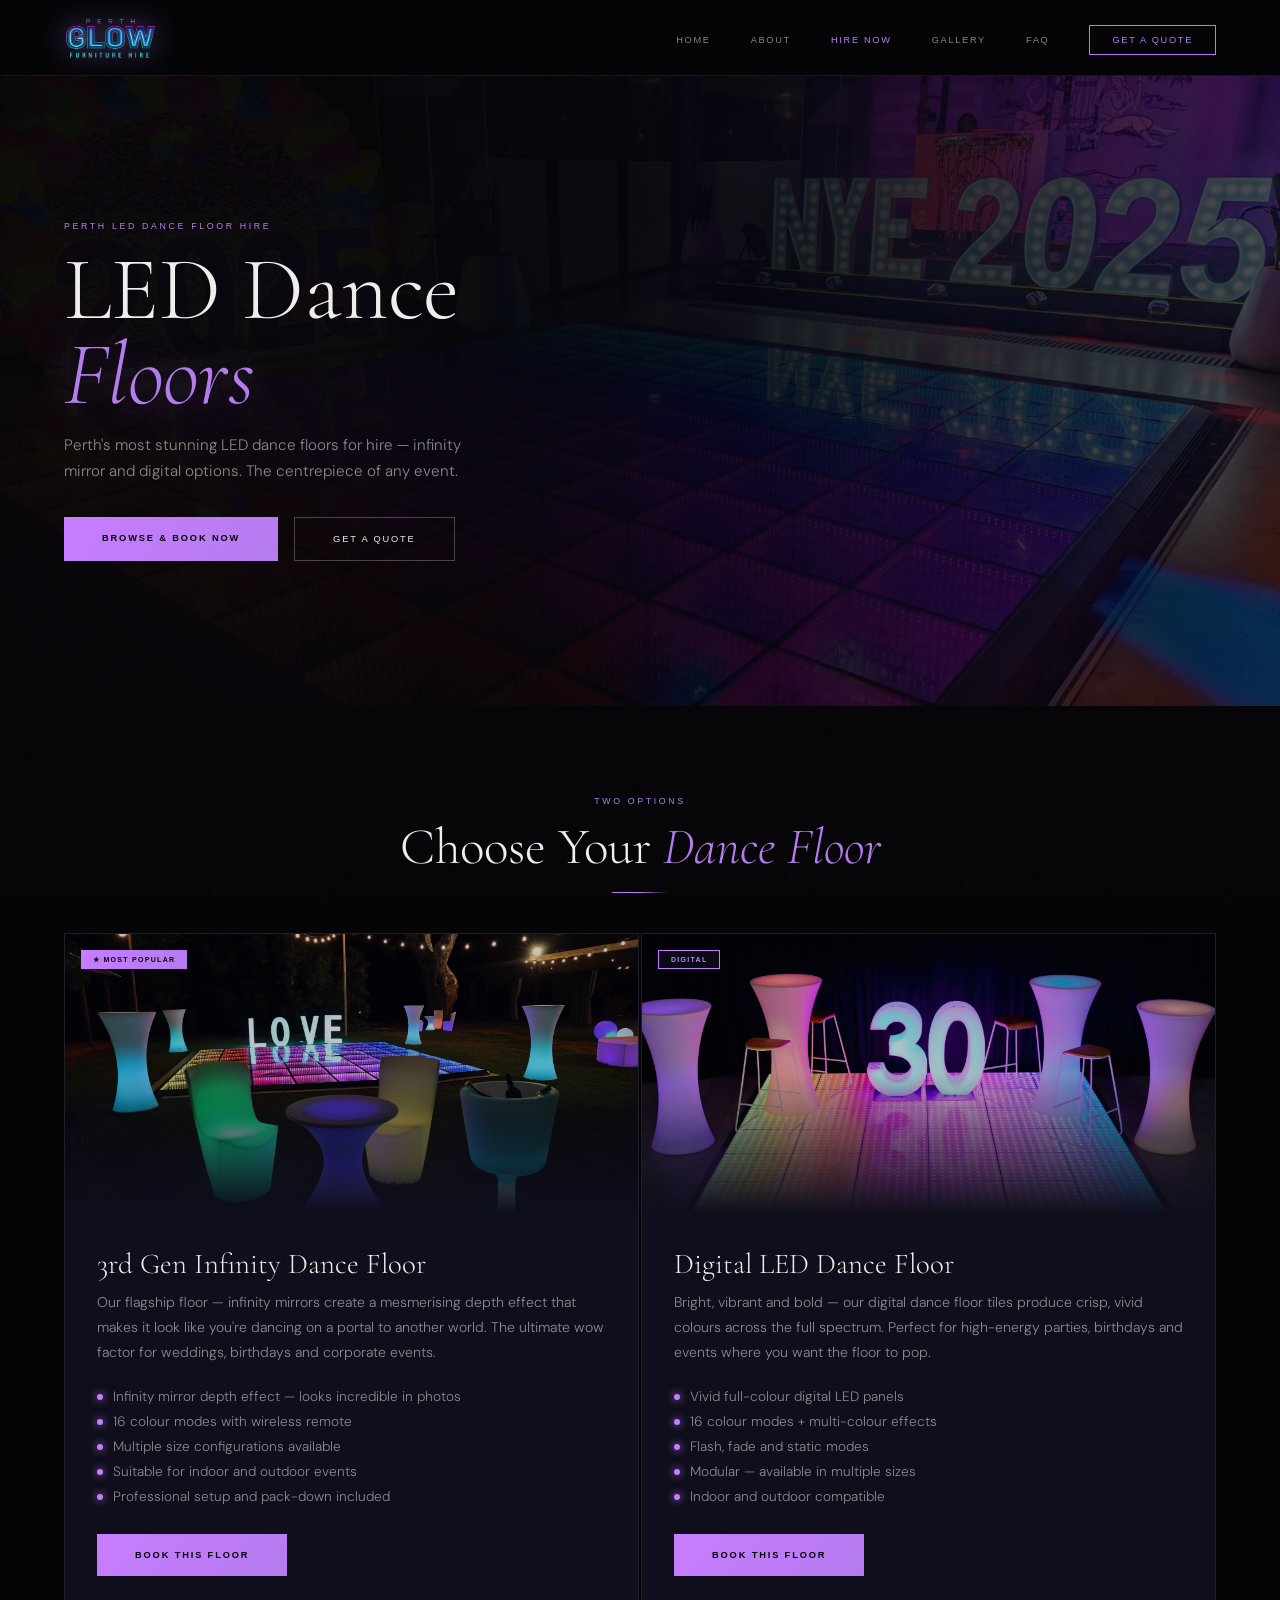
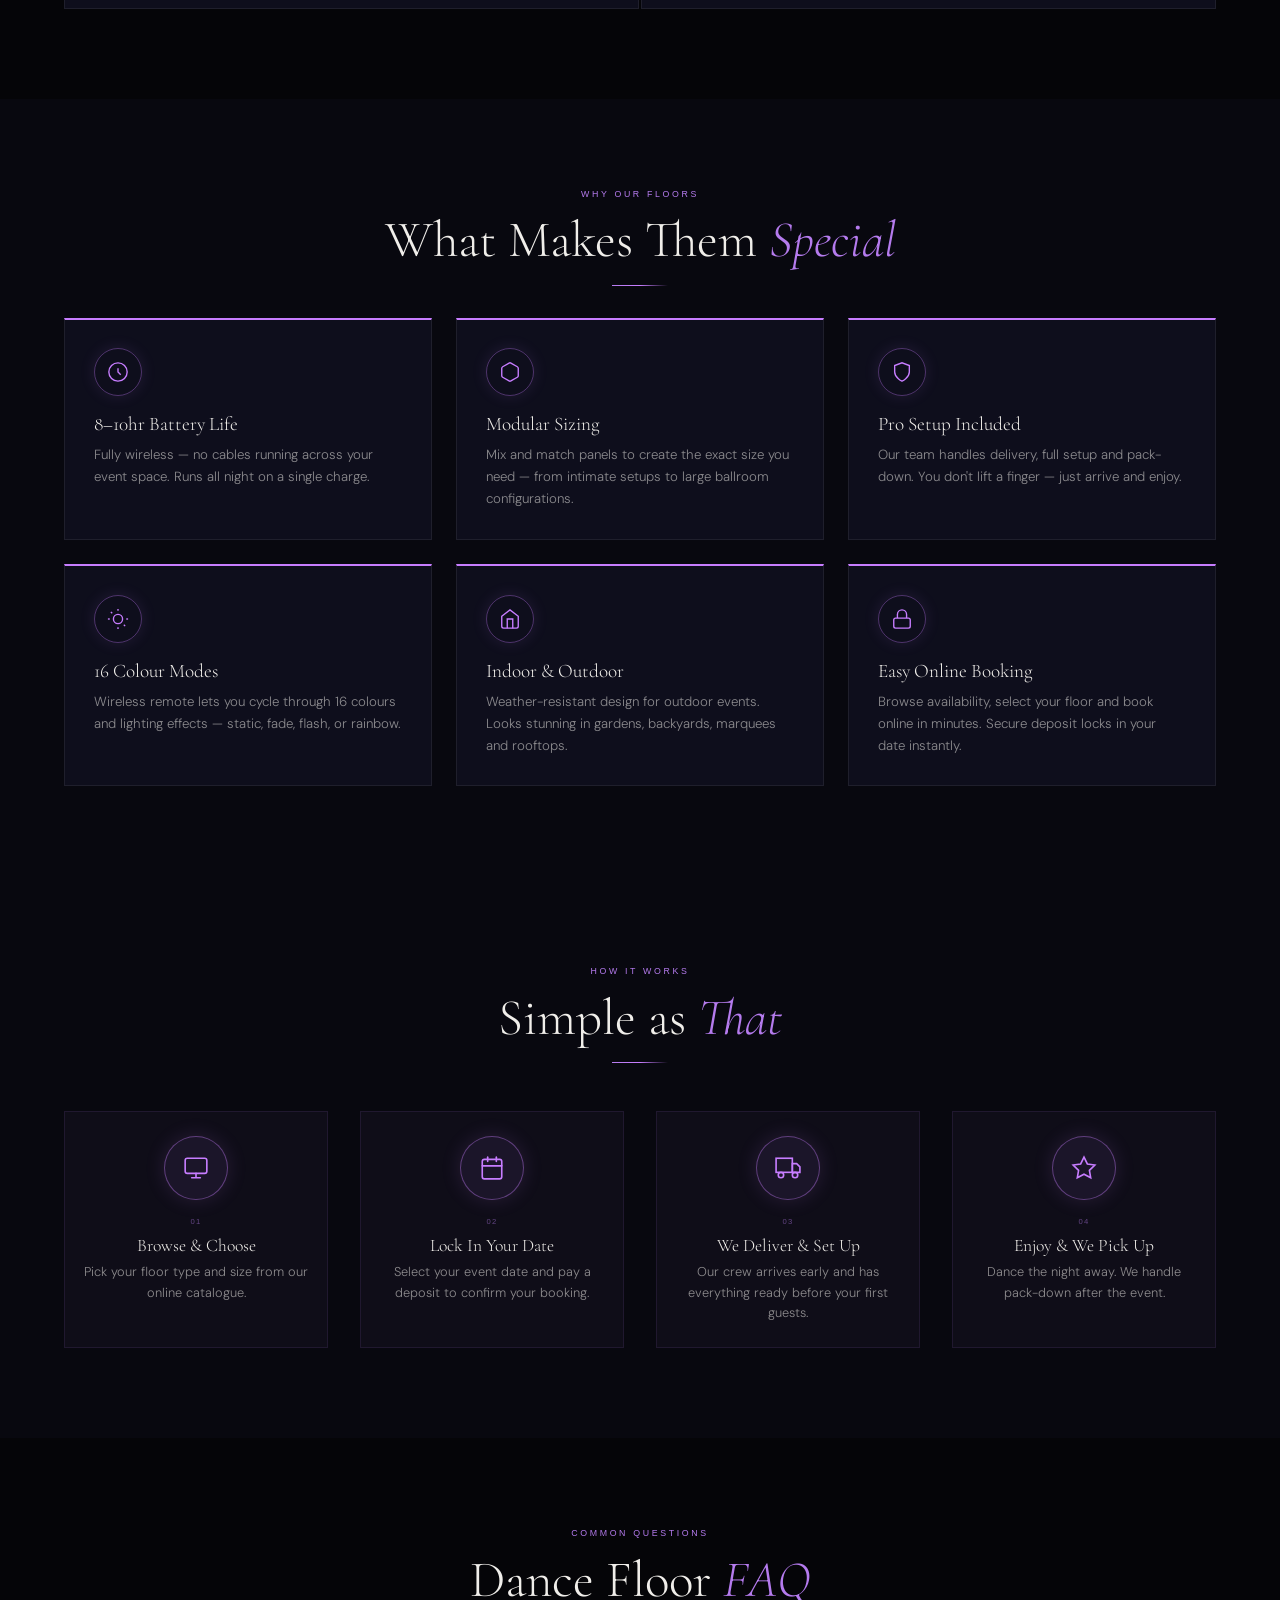
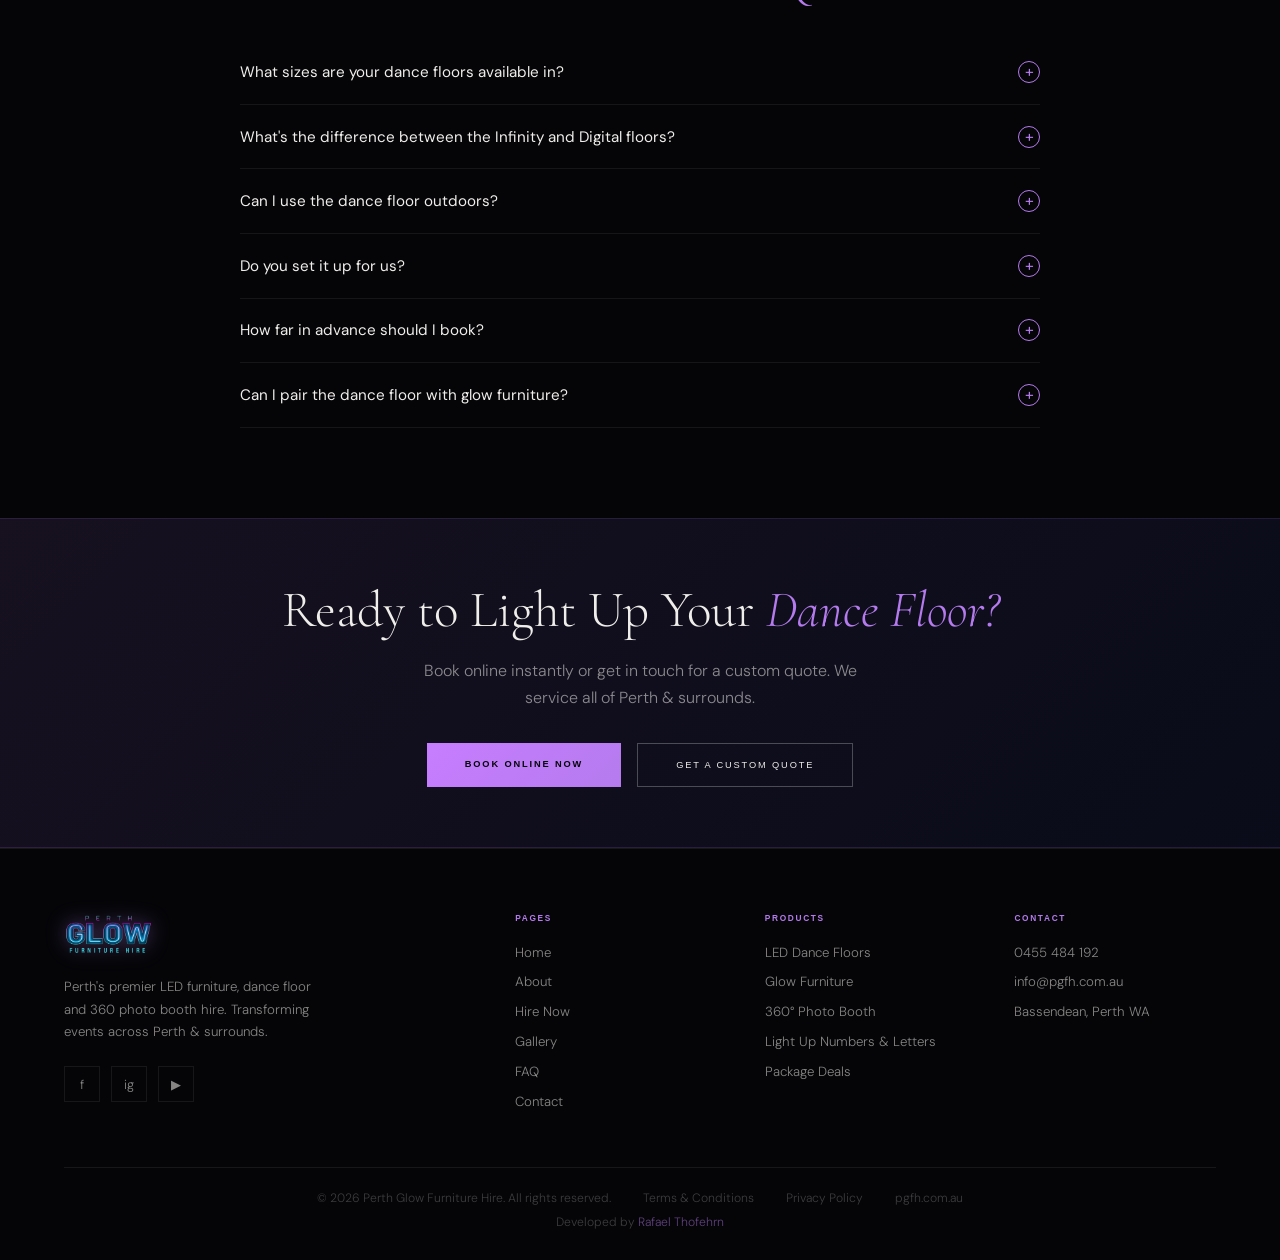
<file: dance-floor.html>
<!DOCTYPE html>
<html lang="en">
<head>
<meta charset="UTF-8">
<meta name="viewport" content="width=device-width, initial-scale=1.0">
<title>LED Dance Floor Hire Perth | Digital & Infinity Mirror | Perth Glow</title>
<meta name="description" content="Hire LED dance floors in Perth — Digital and Infinity Mirror options. Available in multiple sizes, 16 colours, full setup included. Book online instantly.">
<link rel="preconnect" href="https://fonts.googleapis.com">
<link href="https://fonts.googleapis.com/css2?family=Cormorant+Garamond:ital,wght@0,300;0,400;0,600;1,300;1,400&family=Syncopate:wght@400;700&family=DM+Sans:opsz,wght@9..40,300;9..40,400;9..40,500&display=swap" rel="stylesheet">
<link rel="icon" type="image/x-icon" href="assets/favicon.ico">
<meta name="theme-color" content="#050508">
<style>section{padding:90px 5vw}

/* Page hero */
.page-hero{position:relative;height:70vh;min-height:480px;display:flex;align-items:center;justify-content:flex-start;overflow:hidden;margin-top:76px;padding:0 5vw}
.hero-bg{position:absolute;inset:0}
.hero-bg img{width:100%;height:100%;object-fit:cover;opacity:.4}
.hero-bg::after{content:'';position:absolute;inset:0;background:linear-gradient(to right,rgba(5,5,8,.9) 40%,rgba(5,5,8,.3) 100%)}
.hero-content{position:relative;z-index:2;max-width:600px;text-align:left}

/* ── NAV ── */
nav{position:fixed;top:0;left:0;right:0;z-index:1000;padding:0 5vw;height:76px;display:flex;align-items:center;justify-content:space-between;background:rgba(5,5,8,.92);backdrop-filter:blur(24px);border-bottom:1px solid var(--border)}
nav.scrolled{background:rgba(5,5,8,.92);backdrop-filter:blur(24px);border-bottom:1px solid var(--border)}
.nav-logo{display:flex;align-items:center;text-decoration:none}
.nav-logo img{height:44px;width:auto;filter:drop-shadow(0 0 14px rgba(181,123,238,.4))}
.nav-links{display:flex;gap:2.5rem;list-style:none;align-items:center}
.nav-links a{font-family:var(--display);font-size:.58rem;letter-spacing:.18em;color:var(--dim);text-decoration:none;text-transform:uppercase;transition:color .2s}
.nav-links a:hover,.nav-links a.active{color:var(--cyan)}
.nav-cta{border:1px solid var(--cyan)!important;color:var(--cyan)!important;padding:9px 22px!important;transition:all .2s!important}
.nav-cta:hover{background:var(--cyan)!important;color:var(--black)!important;box-shadow:0 0 24px rgba(181,123,238,.4)!important}
.hamburger{display:none;flex-direction:column;gap:5px;cursor:pointer;border:none;background:transparent;padding:4px}
.hamburger span{display:block;width:24px;height:1.5px;background:var(--white);transition:.3s}
.mobile-nav{display:none;position:fixed;inset:0;background:rgba(5,5,8,.97);backdrop-filter:blur(20px);z-index:999;flex-direction:column;align-items:center;justify-content:center;gap:2rem}
.mobile-nav.open{display:flex}
.mobile-nav a{font-family:var(--display);font-size:.9rem;letter-spacing:.25em;color:var(--white);text-decoration:none;text-transform:uppercase;transition:color .2s}
.mobile-nav a:hover{color:var(--cyan)}
.mob-close{position:absolute;top:24px;right:5vw;background:transparent;border:none;color:var(--white);font-size:1.4rem;cursor:pointer}
/* ── FOOTER ── */
footer{background:var(--black);border-top:1px solid var(--border);padding:64px 5vw 30px}
.f-top{display:grid;grid-template-columns:2fr 1fr 1fr 1fr;gap:3rem;margin-bottom:3.5rem;max-width:1300px;margin-left:auto;margin-right:auto}
.f-brand img{height:42px;filter:drop-shadow(0 0 10px rgba(181,123,238,.35))}
.f-brand p{color:var(--dim);font-size:.83rem;line-height:1.7;margin:1rem 0 1.4rem;max-width:270px}
.socials{display:flex;gap:.7rem}
.soc{width:36px;height:36px;border:1px solid var(--border);display:flex;align-items:center;justify-content:center;color:var(--dim);text-decoration:none;font-size:.8rem;transition:.2s}
.soc:hover{border-color:var(--cyan);color:var(--cyan)}
.f-col h4{font-family:var(--display);font-size:.52rem;letter-spacing:.2em;color:var(--cyan);margin-bottom:1.1rem;text-transform:uppercase}
.f-col ul{list-style:none;display:flex;flex-direction:column;gap:.55rem}
.f-col ul a{font-size:.83rem;color:var(--dim);text-decoration:none;transition:color .2s}
.f-col ul a:hover{color:var(--white)}
.f-bottom{border-top:1px solid var(--border);padding-top:1.4rem;display:flex;flex-direction:column;align-items:center;text-align:center;gap:.5rem;max-width:1300px;margin:0 auto}
.f-bottom-links{display:flex;gap:2rem;flex-wrap:wrap;justify-content:center;align-items:center}
.f-bottom p,.f-bottom a{font-size:.76rem;color:rgba(255,255,255,.22);text-decoration:none}
.f-bottom a:hover{color:var(--cyan)}
.f-credit{font-size:.7rem;color:rgba(255,255,255,.18)}
.f-credit a{color:rgba(181,123,238,.5);text-decoration:none}
.f-credit a:hover{color:var(--cyan)}

:root{--black:#050508;--deep:#08080f;--card:#0e0e1c;--border:rgba(255,255,255,0.07);--white:#f0eeea;--dim:rgba(240,238,234,0.55);--cyan:#b57bee;--purple:#c77dff;--display:'Syncopate',sans-serif;--serif:'Cormorant Garamond',serif;--body:'DM Sans',sans-serif}
*,*::before,*::after{box-sizing:border-box;margin:0;padding:0}
html{scroll-behavior:smooth}
body{background:var(--black);color:var(--white);font-family:var(--body);font-weight:300;overflow-x:hidden}
body::after{content:'';position:fixed;inset:0;background-image:url("data:image/svg+xml,%3Csvg viewBox='0 0 200 200' xmlns='http://www.w3.org/2000/svg'%3E%3Cfilter id='n'%3E%3CfeTurbulence type='fractalNoise' baseFrequency='0.9' numOctaves='4' stitchTiles='stitch'/%3E%3C/filter%3E%3Crect width='100%25' height='100%25' filter='url(%23n)' opacity='0.05'/%3E%3C/svg%3E");pointer-events:none;z-index:9998;opacity:.3;mix-blend-mode:overlay}
.nav-logo img{height:44px;filter:drop-shadow(0 0 14px rgba(181,123,238,.4))}
.nav-links a{font-family:var(--display);font-size:.58rem;letter-spacing:.18em;color:var(--dim);text-decoration:none;text-transform:uppercase;transition:color .2s}
.nav-links a:hover{color:var(--cyan)}
.mobile-
.wrap{max-width:1300px;margin:0 auto}
.label{font-family:var(--display);font-size:.55rem;letter-spacing:.3em;color:var(--cyan);text-transform:uppercase;margin-bottom:.9rem}
.h1{font-family:var(--serif);font-size:clamp(3rem,7vw,6rem);font-weight:300;line-height:.95}
.h1 em{font-style:italic;color:var(--cyan);text-shadow:0 0 40px rgba(181,123,238,.45)}
.h2{font-family:var(--serif);font-size:clamp(2rem,4vw,3.2rem);font-weight:300;line-height:1.08;margin-bottom:1rem}
.h2 em{font-style:italic;color:var(--cyan)}
.rule{width:56px;height:1px;background:linear-gradient(to right,var(--cyan),var(--purple),transparent);margin-bottom:2rem}
.body-txt{color:var(--dim);line-height:1.85;font-size:.95rem;margin-bottom:1rem}
.btn{font-family:var(--display);font-size:.58rem;letter-spacing:.2em;text-transform:uppercase;padding:16px 38px;text-decoration:none;display:inline-block;transition:.3s;cursor:pointer;border:none}
.btn-fill{background:linear-gradient(135deg,var(--purple),var(--cyan));color:var(--black);font-weight:700}
.btn-fill:hover{box-shadow:0 0 40px rgba(181,123,238,.5);transform:translateY(-2px)}
.btn-ghost{background:transparent;color:var(--white);border:1px solid rgba(255,255,255,.25)}
.btn-ghost:hover{border-color:var(--cyan);color:var(--cyan)}

/* Hero */
.hero-bg{position:absolute;inset:0}
.hero-bg img{width:100%;height:100%;object-fit:cover;opacity:.4}
.hero-bg::after{content:'';position:absolute;inset:0;background:linear-gradient(to right,rgba(5,5,8,.9) 40%,rgba(5,5,8,.3) 100%)}
.hero-content{position:relative;z-index:2;max-width:600px}
.hero-content .label{display:block;margin-bottom:1rem}
.hero-btns{display:flex;gap:1rem;flex-wrap:wrap;margin-top:2rem}

/* Options: 2 cards */
.options-grid{display:grid;grid-template-columns:1fr 1fr;gap:2px;margin-top:2.5rem}
.option-card{background:var(--card);border:1px solid var(--border);overflow:hidden;position:relative;transition:border-color .3s,transform .3s}
.option-card::before{content:'';position:absolute;top:0;left:0;right:0;height:2px;background:linear-gradient(to right,var(--purple),var(--cyan));opacity:0;transition:opacity .3s;z-index:2}
.option-card:hover{border-color:rgba(181,123,238,.3);transform:translateY(-4px)}
.option-card:hover::before{opacity:1}
.option-img{height:280px;overflow:hidden;position:relative}
.option-img img{width:100%;height:100%;object-fit:cover;opacity:.75;transition:transform .6s ease}
.option-card:hover .option-img img{transform:scale(1.04)}
.option-img-grad{position:absolute;inset:0;background:linear-gradient(to bottom,transparent 50%,var(--card) 100%)}
.option-badge{position:absolute;top:1rem;left:1rem;font-family:var(--display);font-size:.44rem;letter-spacing:.18em;background:linear-gradient(135deg,var(--purple),var(--cyan));color:var(--black);padding:5px 12px;font-weight:700;z-index:3}
.option-body{padding:2rem}
.option-name{font-family:var(--serif);font-size:1.8rem;font-weight:300;margin-bottom:.6rem}
.option-desc{color:var(--dim);font-size:.88rem;line-height:1.75;margin-bottom:1.5rem}
.option-features{list-style:none;display:flex;flex-direction:column;gap:.5rem;margin-bottom:1.8rem}
.option-features li{font-size:.85rem;color:var(--dim);display:flex;align-items:flex-start;gap:10px}
.option-features li::before{content:'';width:6px;height:6px;border-radius:50%;background:var(--purple);box-shadow:0 0 8px var(--purple);flex-shrink:0;margin-top:6px}

/* Features grid */
.features-grid{display:grid;grid-template-columns:repeat(3,1fr);gap:1.5rem;margin-top:2rem}
.feat-item{background:var(--card);border:1px solid var(--border);padding:1.8rem;border-top:2px solid var(--purple);transition:transform .3s,border-color .3s}
.feat-item:hover{transform:translateY(-3px);border-top-color:var(--cyan)}
.feat-icon{width:48px;height:48px;border-radius:50%;border:1px solid rgba(199,125,255,.35);display:flex;align-items:center;justify-content:center;color:var(--purple);margin-bottom:1rem;box-shadow:0 0 16px rgba(181,123,238,.12)}
.feat-icon svg{width:22px;height:22px}
.feat-item h3{font-family:var(--serif);font-size:1.2rem;font-weight:300;margin-bottom:.5rem}
.feat-item p{font-size:.83rem;color:var(--dim);line-height:1.65}

/* Process */
.process-section{background:var(--deep)}
.proc-row{display:grid;grid-template-columns:repeat(4,1fr);gap:2rem;margin-top:3rem}

.proc-card{text-align:center;padding:1.5rem 1rem;background:rgba(181,123,238,.04);border:1px solid rgba(181,123,238,.1);transition:border-color .3s,transform .3s;position:relative;z-index:1}
.proc-card:hover{border-color:rgba(181,123,238,.25);transform:translateY(-4px)}
.proc-glow-icon{width:64px;height:64px;border-radius:50%;border:1px solid rgba(199,125,255,.4);display:flex;align-items:center;justify-content:center;margin:0 auto 1rem;color:var(--purple);background:rgba(181,123,238,.08);box-shadow:0 0 20px rgba(181,123,238,.15);transition:box-shadow .3s}
.proc-card:hover .proc-glow-icon{box-shadow:0 0 35px rgba(199,125,255,.3)}
.proc-card .num{font-family:var(--display);font-size:.48rem;letter-spacing:.15em;color:rgba(181,123,238,.5);margin-bottom:.4rem}
.proc-card h4{font-family:var(--serif);font-size:1.1rem;font-weight:300;margin-bottom:.4rem}
.proc-card p{font-size:.8rem;color:var(--dim);line-height:1.6}

/* FAQ */
.faq-list{max-width:800px;margin:2rem auto 0}
.faq-item{border-bottom:1px solid var(--border)}
.faq-q{width:100%;background:transparent;border:none;color:var(--white);font-family:var(--body);font-size:.95rem;font-weight:400;text-align:left;padding:1.3rem 0;cursor:pointer;display:flex;justify-content:space-between;align-items:center;gap:1rem}
.faq-icon{flex-shrink:0;width:22px;height:22px;border:1px solid var(--cyan);border-radius:50%;display:flex;align-items:center;justify-content:center;color:var(--cyan);font-size:1rem;line-height:1;transition:transform .3s,background .3s}
.faq-item.open .faq-icon{transform:rotate(45deg);background:var(--cyan);color:var(--black)}
.faq-a{max-height:0;overflow:hidden;transition:max-height .4s ease,padding .3s;font-size:.88rem;color:var(--dim);line-height:1.85}
.faq-item.open .faq-a{max-height:300px;padding-bottom:1.3rem}

/* CTA band */
.cta-band{background:linear-gradient(135deg,rgba(181,123,238,.1),rgba(67,97,238,.08));border-top:1px solid rgba(181,123,238,.15);border-bottom:1px solid rgba(181,123,238,.15);padding:60px 5vw;text-align:center}
.cta-band h2{font-family:var(--serif);font-size:clamp(2rem,4vw,3.2rem);font-weight:300;margin-bottom:1rem}
.cta-band h2 em{font-style:italic;color:var(--cyan)}
.cta-band p{color:var(--dim);max-width:480px;margin:0 auto 2rem;line-height:1.7}
.cta-band .btns{display:flex;gap:1rem;justify-content:center;flex-wrap:wrap}

/* Footer */










[data-anim]{opacity:0;transition:opacity .7s ease,transform .7s ease}
[data-anim="up"]{transform:translateY(40px)}
[data-anim="left"]{transform:translateX(-40px)}
[data-anim="right"]{transform:translateX(40px)}
[data-anim].anim-in{opacity:1!important;transform:none!important}
[data-anim-group]>*{opacity:0;transform:translateY(32px);transition:opacity .6s ease,transform .6s ease}
[data-anim-group]>*.anim-in{opacity:1;transform:none}
[data-anim-group]>*:nth-child(1){transition-delay:0s}
[data-anim-group]>*:nth-child(2){transition-delay:.1s}
[data-anim-group]>*:nth-child(3){transition-delay:.2s}
[data-anim-group]>*:nth-child(4){transition-delay:.3s}
body{animation:pageFadeIn .4s ease both}
@keyframes pageFadeIn{from{opacity:0}to{opacity:1}}












@media(max-width:1100px){
  .f-top{grid-template-columns:1fr 1fr}
  .options-grid{grid-template-columns:1fr!important}
  .features-grid{grid-template-columns:1fr 1fr!important}
  .proc-row{grid-template-columns:1fr 1fr!important}
}
@media(max-width:720px){
  .nav-links{display:none}
  .hamburger{display:flex}
  .f-top{grid-template-columns:1fr}
  .f-bottom-links{flex-direction:column;gap:.6rem}
  .options-grid{grid-template-columns:1fr!important}
  .features-grid{grid-template-columns:1fr!important}
  .proc-row{grid-template-columns:1fr 1fr!important}
  .proc-row::before{display:none}
  .faq-list{text-align:left}
  .btns,.hero-btns{justify-content:center!important;flex-wrap:wrap}
  .page-hero{min-height:280px}

  .f-top{grid-template-columns:1fr}
  .f-brand{text-align:center}
  .f-brand p{margin-left:auto;margin-right:auto}
  .socials{justify-content:center}
  .f-col{text-align:center}
  .f-col ul{align-items:center}
  .f-bottom-links{flex-direction:column;gap:.5rem}
}
</style>
<link rel="stylesheet" href="assets/global.css">
</head>
<body>
<nav>
  <a href="index.html" class="nav-logo"><img src="assets/logo-transparent.png" alt="Perth Glow Furniture Hire"></a>
  <ul class="nav-links">
    <li><a href="index.html">Home</a></li><li><a href="about.html">About</a></li><li><a href="hire.html" class="active">Hire Now</a></li><li><a href="gallery.html">Gallery</a></li><li><a href="faq.html">FAQ</a></li><li><a href="contact.html" class="nav-cta">Get a Quote</a></li>
  </ul>
  <button class="hamburger" onclick="toggleMob()"><span></span><span></span><span></span></button>
</nav>
<div class="mobile-nav" id="mobNav">
  <button class="mob-close" onclick="toggleMob()">✕</button>
  <a href="index.html" onclick="toggleMob()">Home</a><a href="about.html" onclick="toggleMob()">About</a><a href="hire.html" onclick="toggleMob()">Hire Now</a><a href="gallery.html" onclick="toggleMob()">Gallery</a><a href="faq.html" onclick="toggleMob()">FAQ</a><a href="contact.html" onclick="toggleMob()">Contact</a>
</div>

<!-- HERO -->
<div class="page-hero">
  <div class="hero-bg"><img src="assets/dance-floor-nye.jpg" alt="LED Dance Floor hire Perth"></div>
  <div class="hero-content">
    <span class="label">Perth LED Dance Floor Hire</span>
    <h1 class="h1">LED Dance<br><em>Floors</em></h1>
    <p style="color:var(--dim);font-size:.95rem;line-height:1.7;max-width:440px;margin-top:1rem">Perth's most stunning LED dance floors for hire — infinity mirror and digital options. The centrepiece of any event.</p>
    <div class="hero-btns">
      <a href="hire.html" class="btn btn-fill">Browse & Book Now</a>
      <a href="contact.html" class="btn btn-ghost">Get a Quote</a>
    </div>
  </div>
</div>

<!-- OPTIONS -->
<section>
  <div class="wrap">
    <div data-anim="up" style="text-align:center;max-width:560px;margin:0 auto 0">
      <p class="label">Two Options</p>
      <h2 class="h2">Choose Your <em>Dance Floor</em></h2>
      <div class="rule" style="margin:0 auto"></div>
    </div>
    <div class="options-grid" data-anim-group>

      <!-- Option 1: 3rd Gen Infinity -->
      <div class="option-card">
        <div class="option-img">
          <img src="assets/dance-floor-love.jpg" alt="Infinity Mirror LED Dance Floor Perth">
          <div class="option-img-grad"></div>
          <div class="option-badge">★ MOST POPULAR</div>
        </div>
        <div class="option-body">
          <h3 class="option-name">3rd Gen Infinity Dance Floor</h3>
          <p class="option-desc">Our flagship floor — infinity mirrors create a mesmerising depth effect that makes it look like you're dancing on a portal to another world. The ultimate wow factor for weddings, birthdays and corporate events.</p>
          <ul class="option-features">
            <li>Infinity mirror depth effect — looks incredible in photos</li>
            <li>16 colour modes with wireless remote</li>
            <li>Multiple size configurations available</li>
            <li>Suitable for indoor and outdoor events</li>
            <li>Professional setup and pack-down included</li>
          </ul>
          <a href="hire.html" class="btn btn-fill">Book This Floor</a>
        </div>
      </div>

      <!-- Option 2: Digital -->
      <div class="option-card">
        <div class="option-img">
          <img src="assets/dance-floor-30.jpg" alt="Digital LED Dance Floor Perth hire">
          <div class="option-img-grad"></div>
          <div class="option-badge" style="background:rgba(14,14,28,.85);border:1px solid var(--purple);color:var(--purple)">DIGITAL</div>
        </div>
        <div class="option-body">
          <h3 class="option-name">Digital LED Dance Floor</h3>
          <p class="option-desc">Bright, vibrant and bold — our digital dance floor tiles produce crisp, vivid colours across the full spectrum. Perfect for high-energy parties, birthdays and events where you want the floor to pop.</p>
          <ul class="option-features">
            <li>Vivid full-colour digital LED panels</li>
            <li>16 colour modes + multi-colour effects</li>
            <li>Flash, fade and static modes</li>
            <li>Modular — available in multiple sizes</li>
            <li>Indoor and outdoor compatible</li>
          </ul>
          <a href="hire.html" class="btn btn-fill">Book This Floor</a>
        </div>
      </div>

    </div>
  </div>
</section>

<!-- FEATURES -->
<section style="background:var(--deep);padding:90px 5vw">
  <div class="wrap">
    <div data-anim="up" style="text-align:center;max-width:560px;margin:0 auto 0">
      <p class="label">Why Our Floors</p>
      <h2 class="h2">What Makes Them <em>Special</em></h2>
      <div class="rule" style="margin:0 auto"></div>
    </div>
    <div class="features-grid" data-anim-group>
      <div class="feat-item">
        <div class="feat-icon"><svg viewBox="0 0 24 24" fill="none" stroke="currentColor" stroke-width="1.5"><path d="M12 22c5.523 0 10-4.477 10-10S17.523 2 12 2 2 6.477 2 12s4.477 10 10 10z"/><path d="M12 8v4l3 3"/></svg></div>
        <h3>8–10hr Battery Life</h3>
        <p>Fully wireless — no cables running across your event space. Runs all night on a single charge.</p>
      </div>
      <div class="feat-item">
        <div class="feat-icon"><svg viewBox="0 0 24 24" fill="none" stroke="currentColor" stroke-width="1.5"><path d="M21 16V8a2 2 0 0 0-1-1.73l-7-4a2 2 0 0 0-2 0l-7 4A2 2 0 0 0 3 8v8a2 2 0 0 0 1 1.73l7 4a2 2 0 0 0 2 0l7-4A2 2 0 0 0 21 16z"/></svg></div>
        <h3>Modular Sizing</h3>
        <p>Mix and match panels to create the exact size you need — from intimate setups to large ballroom configurations.</p>
      </div>
      <div class="feat-item">
        <div class="feat-icon"><svg viewBox="0 0 24 24" fill="none" stroke="currentColor" stroke-width="1.5"><path d="M12 22s8-4 8-10V5l-8-3-8 3v7c0 6 8 10 8 10z"/></svg></div>
        <h3>Pro Setup Included</h3>
        <p>Our team handles delivery, full setup and pack-down. You don't lift a finger — just arrive and enjoy.</p>
      </div>
      <div class="feat-item">
        <div class="feat-icon"><svg viewBox="0 0 24 24" fill="none" stroke="currentColor" stroke-width="1.5"><circle cx="12" cy="12" r="5"/><line x1="12" y1="1" x2="12" y2="3"/><line x1="12" y1="21" x2="12" y2="23"/><line x1="4.22" y1="4.22" x2="5.64" y2="5.64"/><line x1="18.36" y1="18.36" x2="19.78" y2="19.78"/><line x1="1" y1="12" x2="3" y2="12"/><line x1="21" y1="12" x2="23" y2="12"/></svg></div>
        <h3>16 Colour Modes</h3>
        <p>Wireless remote lets you cycle through 16 colours and lighting effects — static, fade, flash, or rainbow.</p>
      </div>
      <div class="feat-item">
        <div class="feat-icon"><svg viewBox="0 0 24 24" fill="none" stroke="currentColor" stroke-width="1.5"><path d="M3 9l9-7 9 7v11a2 2 0 0 1-2 2H5a2 2 0 0 1-2-2z"/><polyline points="9 22 9 12 15 12 15 22"/></svg></div>
        <h3>Indoor & Outdoor</h3>
        <p>Weather-resistant design for outdoor events. Looks stunning in gardens, backyards, marquees and rooftops.</p>
      </div>
      <div class="feat-item">
        <div class="feat-icon"><svg viewBox="0 0 24 24" fill="none" stroke="currentColor" stroke-width="1.5"><rect x="3" y="11" width="18" height="11" rx="2"/><path d="M7 11V7a5 5 0 0 1 10 0v4"/></svg></div>
        <h3>Easy Online Booking</h3>
        <p>Browse availability, select your floor and book online in minutes. Secure deposit locks in your date instantly.</p>
      </div>
    </div>
  </div>
</section>

<!-- PROCESS -->
<section class="process-section" style="padding:90px 5vw">
  <div class="wrap">
    <div data-anim="up" style="text-align:center;max-width:560px;margin:0 auto 0">
      <p class="label">How It Works</p>
      <h2 class="h2">Simple as <em>That</em></h2>
      <div class="rule" style="margin:0 auto"></div>
    </div>
    <div class="proc-row" data-anim-group>
      <div class="proc-card">
        <div class="proc-glow-icon"><svg width="26" height="26" viewBox="0 0 24 24" fill="none" stroke="currentColor" stroke-width="1.5" stroke-linecap="round"><rect x="2" y="3" width="20" height="14" rx="2"/><path d="M8 21h8M12 17v4"/></svg></div>
        <p class="num">01</p><h4>Browse & Choose</h4>
        <p>Pick your floor type and size from our online catalogue.</p>
      </div>
      <div class="proc-card">
        <div class="proc-glow-icon"><svg width="26" height="26" viewBox="0 0 24 24" fill="none" stroke="currentColor" stroke-width="1.5" stroke-linecap="round"><rect x="3" y="4" width="18" height="18" rx="2"/><line x1="16" y1="2" x2="16" y2="6"/><line x1="8" y1="2" x2="8" y2="6"/><line x1="3" y1="10" x2="21" y2="10"/></svg></div>
        <p class="num">02</p><h4>Lock In Your Date</h4>
        <p>Select your event date and pay a deposit to confirm your booking.</p>
      </div>
      <div class="proc-card">
        <div class="proc-glow-icon"><svg width="26" height="26" viewBox="0 0 24 24" fill="none" stroke="currentColor" stroke-width="1.5" stroke-linecap="round"><rect x="1" y="3" width="15" height="13"/><polygon points="16 8 20 8 23 11 23 16 16 16 16 8"/><circle cx="5.5" cy="18.5" r="2.5"/><circle cx="18.5" cy="18.5" r="2.5"/></svg></div>
        <p class="num">03</p><h4>We Deliver & Set Up</h4>
        <p>Our crew arrives early and has everything ready before your first guests.</p>
      </div>
      <div class="proc-card">
        <div class="proc-glow-icon"><svg width="26" height="26" viewBox="0 0 24 24" fill="none" stroke="currentColor" stroke-width="1.5" stroke-linecap="round"><polygon points="12 2 15.09 8.26 22 9.27 17 14.14 18.18 21.02 12 17.77 5.82 21.02 7 14.14 2 9.27 8.91 8.26 12 2"/></svg></div>
        <p class="num">04</p><h4>Enjoy & We Pick Up</h4>
        <p>Dance the night away. We handle pack-down after the event.</p>
      </div>
    </div>
  </div>
</section>

<!-- FAQ -->
<section>
  <div class="wrap">
    <div data-anim="up" style="text-align:center;max-width:560px;margin:0 auto 2rem">
      <p class="label">Common Questions</p>
      <h2 class="h2">Dance Floor <em>FAQ</em></h2>
    </div>
    <div class="faq-list">
      <div class="faq-item"><button class="faq-q" onclick="toggleFaq(this)">What sizes are your dance floors available in?<span class="faq-icon">+</span></button><div class="faq-a">Our floors are modular — we can configure them in multiple sizes to suit your venue and guest numbers. The most common sizes range from small (3m x 3m) to large (6m x 6m). Contact us with your venue dimensions and we'll recommend the best fit.</div></div>
      <div class="faq-item"><button class="faq-q" onclick="toggleFaq(this)">What's the difference between the Infinity and Digital floors?<span class="faq-icon">+</span></button><div class="faq-a">The Infinity Mirror floor uses mirror technology to create a stunning depth effect — lights appear to stretch infinitely below the surface. It's particularly photogenic. The Digital floor uses standard LED panels that produce brighter, more vivid solid colours — great for high-energy parties where you want maximum visual impact.</div></div>
      <div class="faq-item"><button class="faq-q" onclick="toggleFaq(this)">Can I use the dance floor outdoors?<span class="faq-icon">+</span></button><div class="faq-a">Yes — both our dance floor options are suitable for outdoor events. They're weather-resistant and work well in gardens, backyards, marquees and outdoor venues. We recommend having a backup plan for heavy rain, and we'll discuss this with you at booking.</div></div>
      <div class="faq-item"><button class="faq-q" onclick="toggleFaq(this)">Do you set it up for us?<span class="faq-icon">+</span></button><div class="faq-a">Yes, always. Our team handles delivery, full setup and pack-down. We arrive well before your event starts and leave everything looking perfect. You don't need to do anything except enjoy the night.</div></div>
      <div class="faq-item"><button class="faq-q" onclick="toggleFaq(this)">How far in advance should I book?<span class="faq-icon">+</span></button><div class="faq-a">We recommend 2–4 weeks minimum, and earlier for peak season (October–March) or major dates like NYE and long weekends. A 30% deposit locks in your date — you pay the balance 7 days before your event.</div></div>
      <div class="faq-item"><button class="faq-q" onclick="toggleFaq(this)">Can I pair the dance floor with glow furniture?<span class="faq-icon">+</span></button><div class="faq-a">Absolutely — this is one of our most popular combinations. Check out our <a href="hire.html" style="color:var(--cyan)">Package Deals</a> for dance floor + furniture bundles at a reduced price.</div></div>
    </div>
  </div>
</section>

<!-- CTA -->
<div class="cta-band">
  <h2>Ready to Light Up Your <em>Dance Floor?</em></h2>
  <p>Book online instantly or get in touch for a custom quote. We service all of Perth & surrounds.</p>
  <div class="btns">
    <a href="hire.html" class="btn btn-fill">Book Online Now</a>
    <a href="contact.html" class="btn btn-ghost">Get a Custom Quote</a>
  </div>
</div>

<footer>
  <div class="f-top">
    <div class="f-brand">
      <img src="assets/logo-transparent.png" alt="Perth Glow Furniture Hire">
      <p>Perth's premier LED furniture, dance floor and 360 photo booth hire. Transforming events across Perth & surrounds.</p>
      <div class="socials">
        <a href="https://www.facebook.com/PerthGLOWFurnitureHire" target="_blank" class="soc">f</a>
        <a href="https://www.instagram.com/perth_glow_furniture_hire/" target="_blank" class="soc">ig</a>
        <a href="https://www.youtube.com/channel/UCYcpUvd9s-UxPmfELeZsySg" target="_blank" class="soc">▶</a>
      </div>
    </div>
    <div class="f-col"><h4>Pages</h4><ul>
      <li><a href="index.html">Home</a></li>
      <li><a href="about.html">About</a></li>
      <li><a href="hire.html">Hire Now</a></li>
      <li><a href="gallery.html">Gallery</a></li>
      <li><a href="faq.html">FAQ</a></li>
      <li><a href="contact.html">Contact</a></li>
    </ul></div>
    <div class="f-col"><h4>Products</h4><ul>
      <li><a href="dance-floor.html">LED Dance Floors</a></li>
      <li><a href="glow-furniture.html">Glow Furniture</a></li>
      <li><a href="photo-booth.html">360° Photo Booth</a></li>
      <li><a href="numbers-letters.html">Light Up Numbers & Letters</a></li>
      <li><a href="hire.html">Package Deals</a></li>
    </ul></div>
    <div class="f-col"><h4>Contact</h4><ul>
      <li><a href="tel:0455484192">0455 484 192</a></li>
      <li><a href="mailto:info@pgfh.com.au">info@pgfh.com.au</a></li>
      <li><a>Bassendean, Perth WA</a></li>
    </ul></div>
  </div>
  <div class="f-bottom">
    <div class="f-bottom-links">
      <p>© 2026 Perth Glow Furniture Hire. All rights reserved.</p>
      <a href="terms.html">Terms & Conditions</a>
      <a href="terms.html">Privacy Policy</a>
      <a href="https://pgfh.com.au">pgfh.com.au</a>
    </div>
    <p class="f-credit">Developed by <a href="https://rafatofen.netlify.app" target="_blank">Rafael Thofehrn</a></p>
  </div>
</footer>
<script>
function toggleMob(){document.getElementById('mobNav').classList.toggle('open');document.body.style.overflow=document.getElementById('mobNav').classList.contains('open')?'hidden':'';}
function toggleFaq(btn){var item=btn.closest('.faq-item');var isOpen=item.classList.contains('open');document.querySelectorAll('.faq-item.open').forEach(function(i){i.classList.remove('open')});if(!isOpen)item.classList.add('open');}
document.addEventListener('DOMContentLoaded',function(){var obs=new IntersectionObserver(function(entries){entries.forEach(function(e){if(e.isIntersecting){e.target.classList.add('anim-in');obs.unobserve(e.target);}});},{threshold:.1,rootMargin:'0px 0px -50px 0px'});document.querySelectorAll('[data-anim]').forEach(function(el){obs.observe(el)});document.querySelectorAll('[data-anim-group]').forEach(function(g){g.querySelectorAll(':scope > *').forEach(function(c){obs.observe(c)})});});
</script>
</body>
</html>
</file>
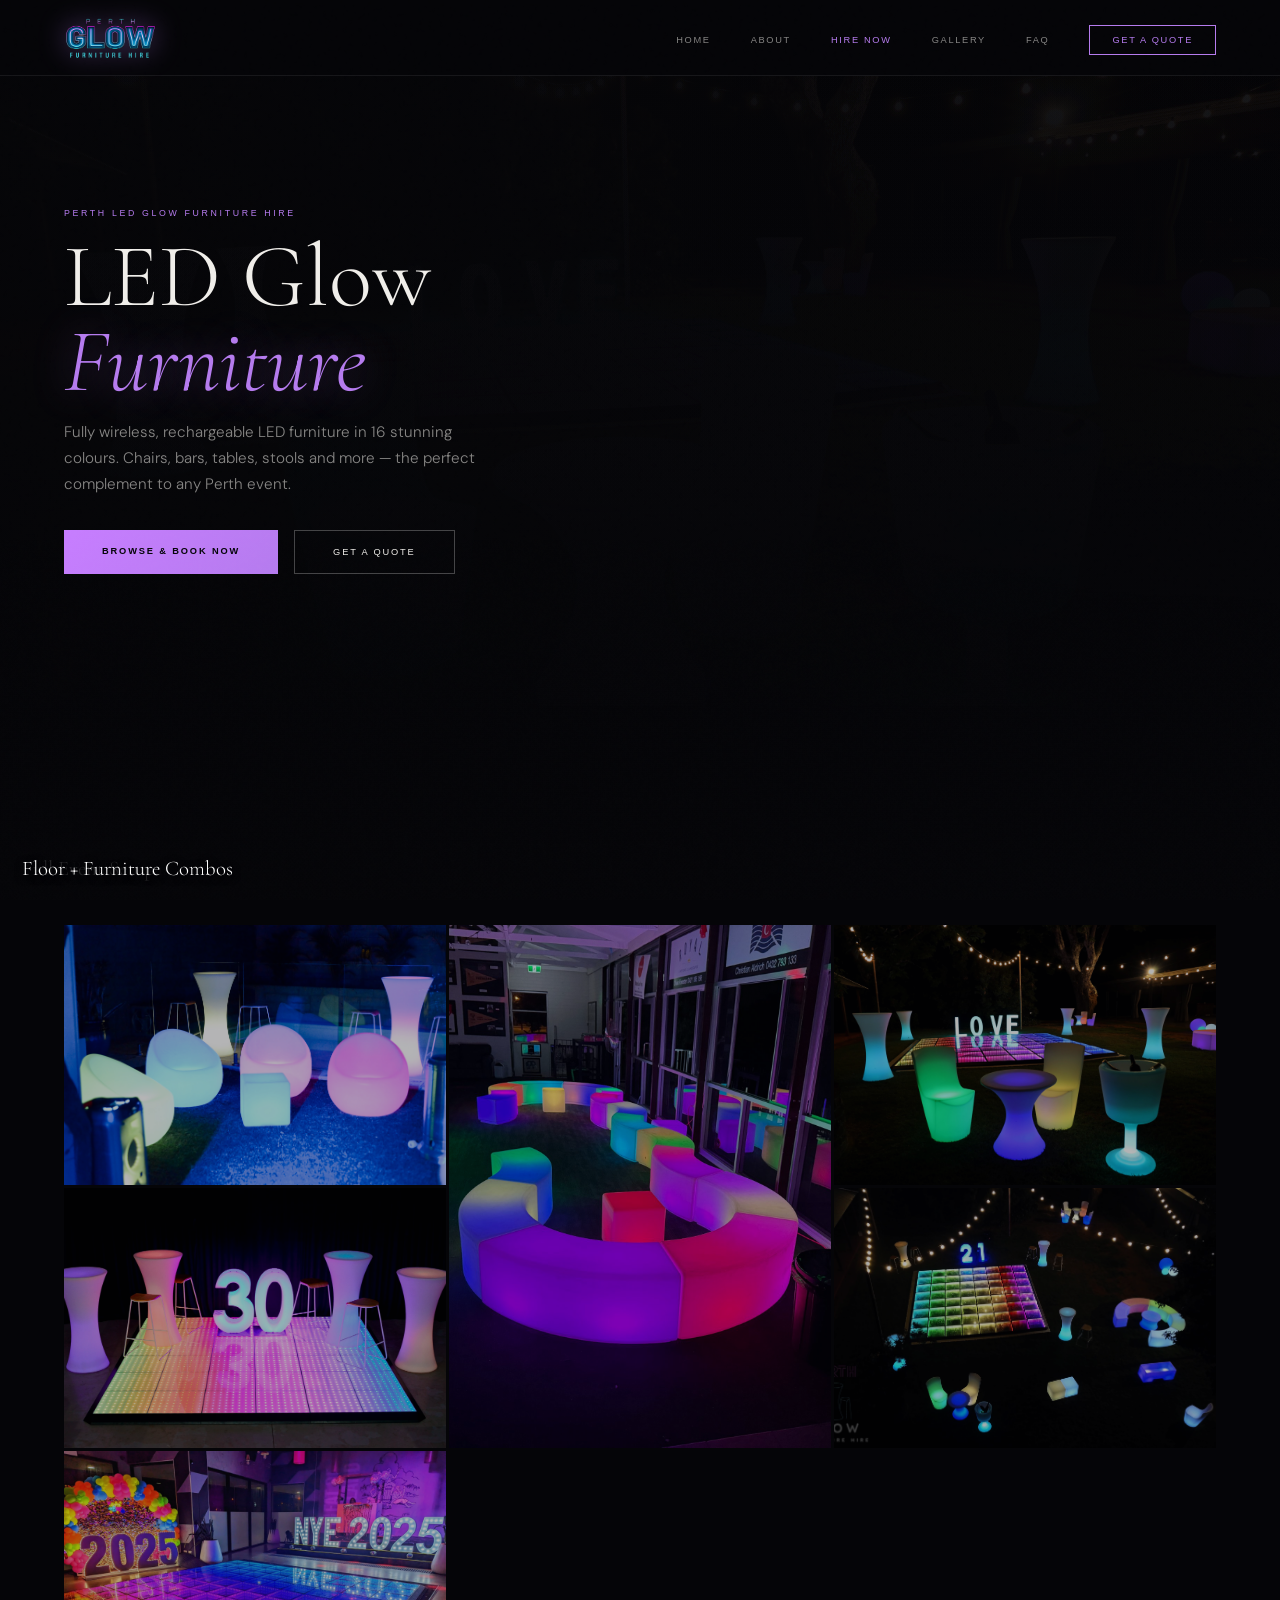
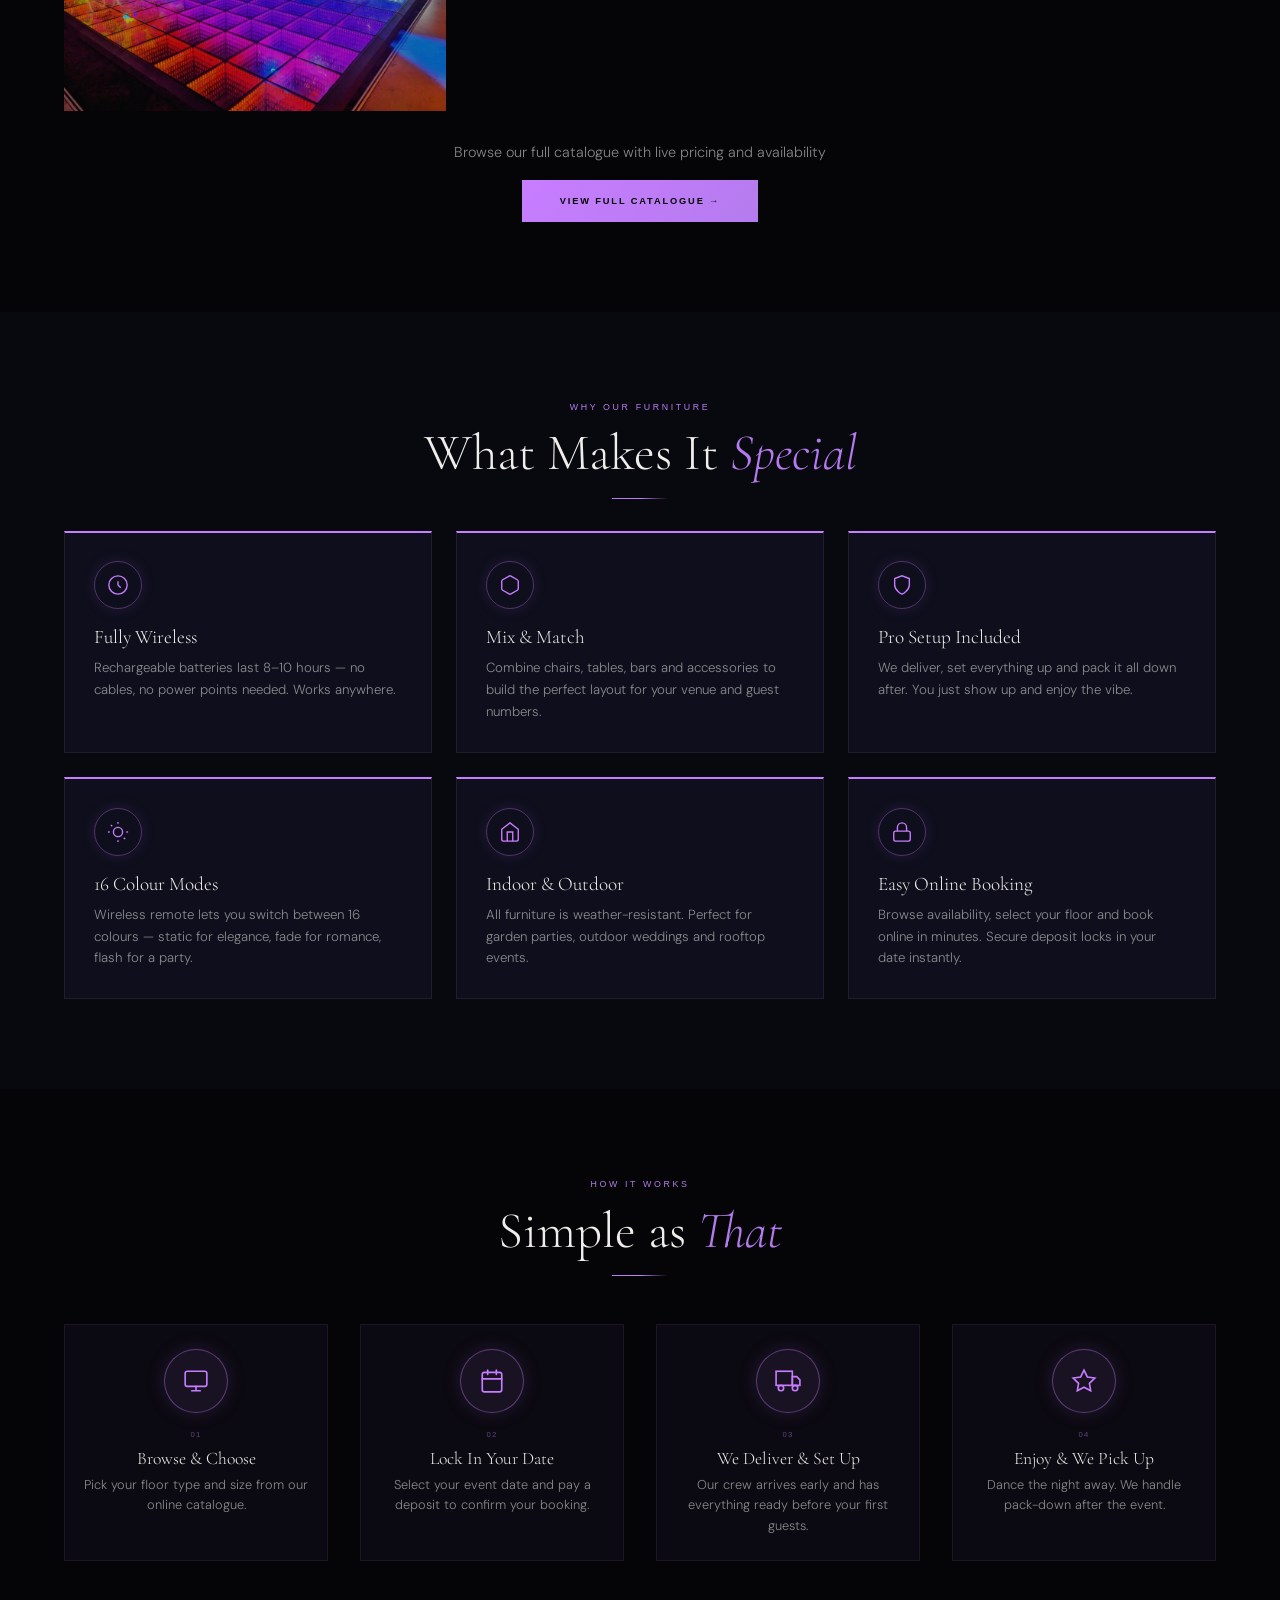
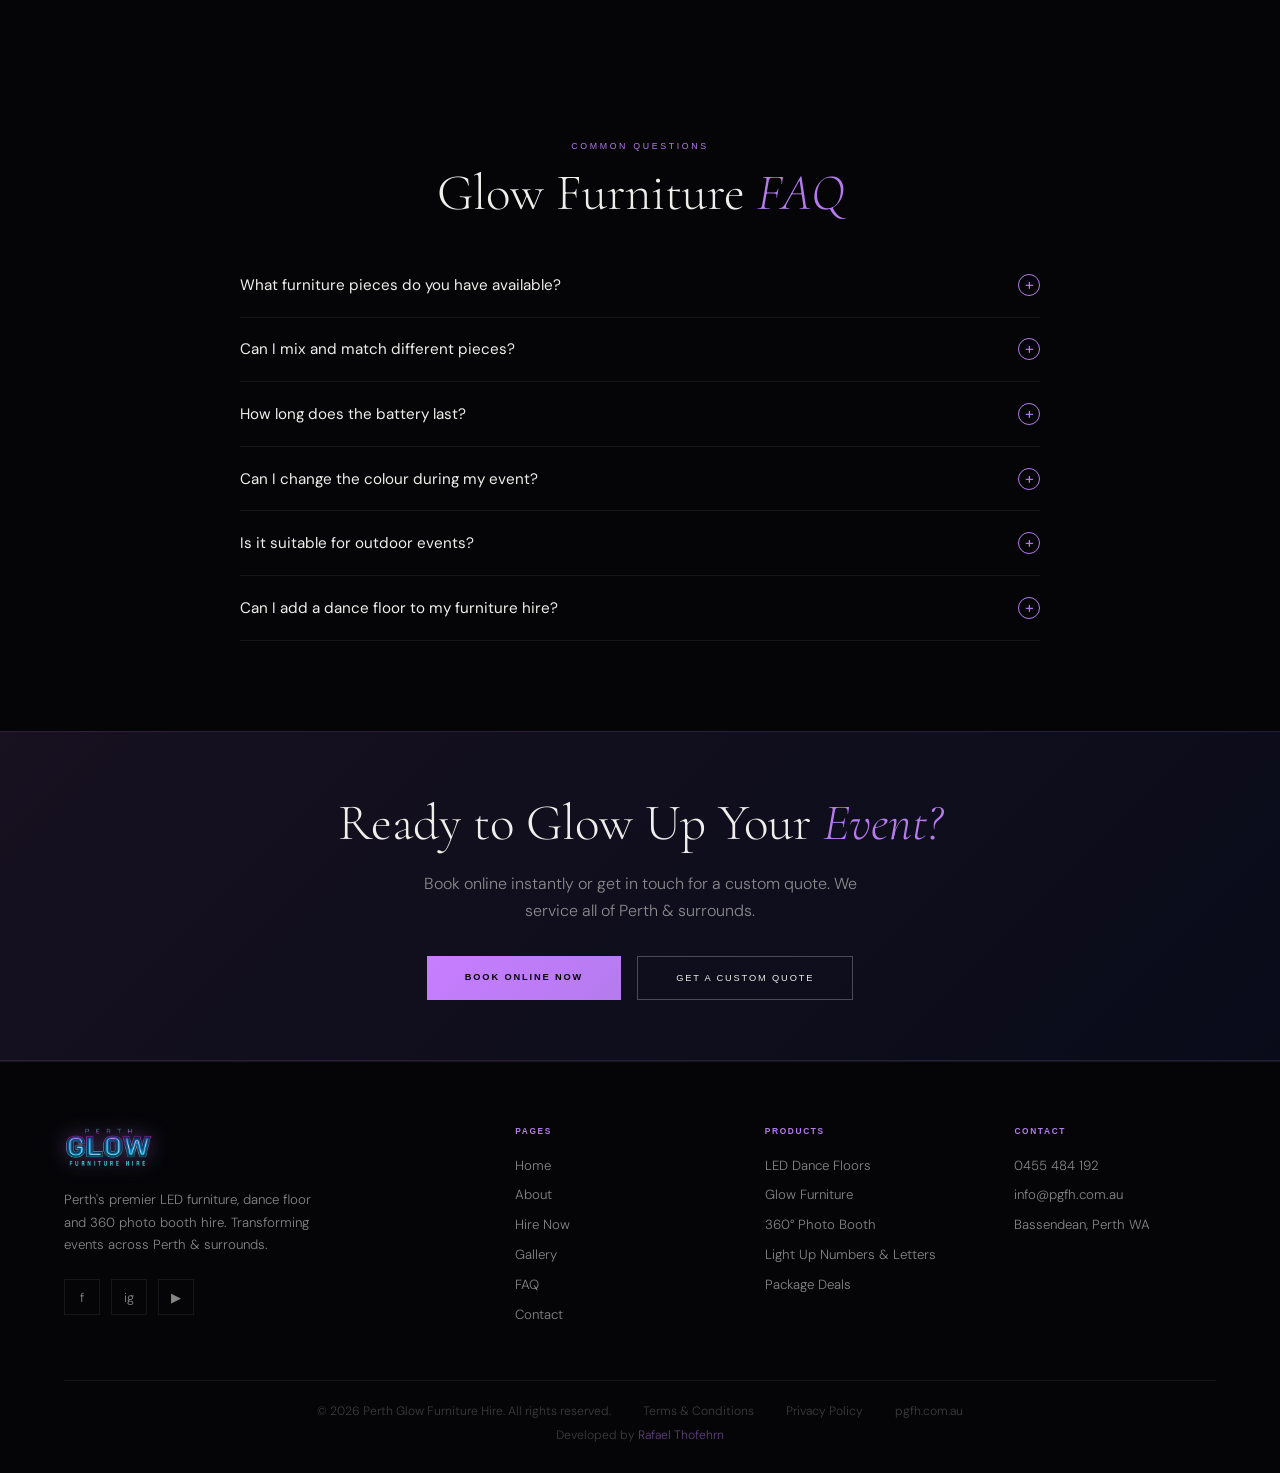
<file: glow-furniture.html>
<!DOCTYPE html>
<html lang="en">
<head>
<meta charset="UTF-8">
<meta name="viewport" content="width=device-width, initial-scale=1.0">
<title>LED Glow Furniture Hire Perth | Chairs, Bars, Tables | Perth Glow</title>
<meta name="description" content="LED glow furniture hire in Perth — chairs, bars, tables, stools and more. 16 colours, wireless, fully illuminated. Perfect for events of all sizes.">
<link rel="preconnect" href="https://fonts.googleapis.com">
<link href="https://fonts.googleapis.com/css2?family=Cormorant+Garamond:ital,wght@0,300;0,400;0,600;1,300;1,400&family=Syncopate:wght@400;700&family=DM+Sans:opsz,wght@9..40,300;9..40,400;9..40,500&display=swap" rel="stylesheet">
<link rel="icon" type="image/x-icon" href="assets/favicon.ico">
<meta name="theme-color" content="#050508">
<style>section{padding:90px 5vw}

/* Page hero */
.page-hero{position:relative;height:70vh;min-height:480px;display:flex;align-items:center;justify-content:flex-start;overflow:hidden;margin-top:76px;padding:0 5vw}
.hero-bg{position:absolute;inset:0}
.hero-bg img{width:100%;height:100%;object-fit:cover;opacity:.4}
.hero-bg::after{content:'';position:absolute;inset:0;background:linear-gradient(to right,rgba(5,5,8,.9) 40%,rgba(5,5,8,.3) 100%)}
.hero-content{position:relative;z-index:2;max-width:600px;text-align:left}

/* ── NAV ── */
nav{position:fixed;top:0;left:0;right:0;z-index:1000;padding:0 5vw;height:76px;display:flex;align-items:center;justify-content:space-between;background:rgba(5,5,8,.92);backdrop-filter:blur(24px);border-bottom:1px solid var(--border)}
nav.scrolled{background:rgba(5,5,8,.92);backdrop-filter:blur(24px);border-bottom:1px solid var(--border)}
.nav-logo{display:flex;align-items:center;text-decoration:none}
.nav-logo img{height:44px;width:auto;filter:drop-shadow(0 0 14px rgba(181,123,238,.4))}
.nav-links{display:flex;gap:2.5rem;list-style:none;align-items:center}
.nav-links a{font-family:var(--display);font-size:.58rem;letter-spacing:.18em;color:var(--dim);text-decoration:none;text-transform:uppercase;transition:color .2s}
.nav-links a:hover,.nav-links a.active{color:var(--cyan)}
.nav-cta{border:1px solid var(--cyan)!important;color:var(--cyan)!important;padding:9px 22px!important;transition:all .2s!important}
.nav-cta:hover{background:var(--cyan)!important;color:var(--black)!important;box-shadow:0 0 24px rgba(181,123,238,.4)!important}
.hamburger{display:none;flex-direction:column;gap:5px;cursor:pointer;border:none;background:transparent;padding:4px}
.hamburger span{display:block;width:24px;height:1.5px;background:var(--white);transition:.3s}
.mobile-nav{display:none;position:fixed;inset:0;background:rgba(5,5,8,.97);backdrop-filter:blur(20px);z-index:999;flex-direction:column;align-items:center;justify-content:center;gap:2rem}
.mobile-nav.open{display:flex}
.mobile-nav a{font-family:var(--display);font-size:.9rem;letter-spacing:.25em;color:var(--white);text-decoration:none;text-transform:uppercase;transition:color .2s}
.mobile-nav a:hover{color:var(--cyan)}
.mob-close{position:absolute;top:24px;right:5vw;background:transparent;border:none;color:var(--white);font-size:1.4rem;cursor:pointer}
/* ── FOOTER ── */
footer{background:var(--black);border-top:1px solid var(--border);padding:64px 5vw 30px}
.f-top{display:grid;grid-template-columns:2fr 1fr 1fr 1fr;gap:3rem;margin-bottom:3.5rem;max-width:1300px;margin-left:auto;margin-right:auto}
.f-brand img{height:42px;filter:drop-shadow(0 0 10px rgba(181,123,238,.35))}
.f-brand p{color:var(--dim);font-size:.83rem;line-height:1.7;margin:1rem 0 1.4rem;max-width:270px}
.socials{display:flex;gap:.7rem}
.soc{width:36px;height:36px;border:1px solid var(--border);display:flex;align-items:center;justify-content:center;color:var(--dim);text-decoration:none;font-size:.8rem;transition:.2s}
.soc:hover{border-color:var(--cyan);color:var(--cyan)}
.f-col h4{font-family:var(--display);font-size:.52rem;letter-spacing:.2em;color:var(--cyan);margin-bottom:1.1rem;text-transform:uppercase}
.f-col ul{list-style:none;display:flex;flex-direction:column;gap:.55rem}
.f-col ul a{font-size:.83rem;color:var(--dim);text-decoration:none;transition:color .2s}
.f-col ul a:hover{color:var(--white)}
.f-bottom{border-top:1px solid var(--border);padding-top:1.4rem;display:flex;flex-direction:column;align-items:center;text-align:center;gap:.5rem;max-width:1300px;margin:0 auto}
.f-bottom-links{display:flex;gap:2rem;flex-wrap:wrap;justify-content:center;align-items:center}
.f-bottom p,.f-bottom a{font-size:.76rem;color:rgba(255,255,255,.22);text-decoration:none}
.f-bottom a:hover{color:var(--cyan)}
.f-credit{font-size:.7rem;color:rgba(255,255,255,.18)}
.f-credit a{color:rgba(181,123,238,.5);text-decoration:none}
.f-credit a:hover{color:var(--cyan)}

:root{--black:#050508;--deep:#08080f;--card:#0e0e1c;--border:rgba(255,255,255,0.07);--white:#f0eeea;--dim:rgba(240,238,234,0.55);--cyan:#b57bee;--purple:#c77dff;--display:'Syncopate',sans-serif;--serif:'Cormorant Garamond',serif;--body:'DM Sans',sans-serif}
*,*::before,*::after{box-sizing:border-box;margin:0;padding:0}
html{scroll-behavior:smooth}
body{background:var(--black);color:var(--white);font-family:var(--body);font-weight:300;overflow-x:hidden}
body::after{content:'';position:fixed;inset:0;background-image:url("data:image/svg+xml,%3Csvg viewBox='0 0 200 200' xmlns='http://www.w3.org/2000/svg'%3E%3Cfilter id='n'%3E%3CfeTurbulence type='fractalNoise' baseFrequency='0.9' numOctaves='4' stitchTiles='stitch'/%3E%3C/filter%3E%3Crect width='100%25' height='100%25' filter='url(%23n)' opacity='0.05'/%3E%3C/svg%3E");pointer-events:none;z-index:9998;opacity:.3;mix-blend-mode:overlay}
.nav-logo img{height:44px;filter:drop-shadow(0 0 14px rgba(181,123,238,.4))}
.nav-links a{font-family:var(--display);font-size:.58rem;letter-spacing:.18em;color:var(--dim);text-decoration:none;text-transform:uppercase;transition:color .2s}
.nav-links a:hover{color:var(--cyan)}
.mobile-
.wrap{max-width:1300px;margin:0 auto}
.label{font-family:var(--display);font-size:.55rem;letter-spacing:.3em;color:var(--cyan);text-transform:uppercase;margin-bottom:.9rem}
.h1{font-family:var(--serif);font-size:clamp(3rem,7vw,6rem);font-weight:300;line-height:.95}
.h1 em{font-style:italic;color:var(--cyan);text-shadow:0 0 40px rgba(181,123,238,.45)}
.h2{font-family:var(--serif);font-size:clamp(2rem,4vw,3.2rem);font-weight:300;line-height:1.08;margin-bottom:1rem}
.h2 em{font-style:italic;color:var(--cyan)}
.rule{width:56px;height:1px;background:linear-gradient(to right,var(--cyan),var(--purple),transparent);margin-bottom:2rem}
.body-txt{color:var(--dim);line-height:1.85;font-size:.95rem;margin-bottom:1rem}
.btn{font-family:var(--display);font-size:.58rem;letter-spacing:.2em;text-transform:uppercase;padding:16px 38px;text-decoration:none;display:inline-block;transition:.3s;cursor:pointer;border:none}
.btn-fill{background:linear-gradient(135deg,var(--purple),var(--cyan));color:var(--black);font-weight:700}
.btn-fill:hover{box-shadow:0 0 40px rgba(181,123,238,.5);transform:translateY(-2px)}
.btn-ghost{background:transparent;color:var(--white);border:1px solid rgba(255,255,255,.25)}
.btn-ghost:hover{border-color:var(--cyan);color:var(--cyan)}

/* Hero */
.hero-bg{position:absolute;inset:0}
.hero-bg img{width:100%;height:100%;object-fit:cover;opacity:.4}
.hero-bg::after{content:'';position:absolute;inset:0;background:linear-gradient(to right,rgba(5,5,8,.9) 40%,rgba(5,5,8,.3) 100%)}
.hero-content{position:relative;z-index:2;max-width:600px}
.hero-content .label{display:block;margin-bottom:1rem}
.hero-btns{display:flex;gap:1rem;flex-wrap:wrap;margin-top:2rem}

/* Options: 2 cards */
.options-grid{display:grid;grid-template-columns:1fr 1fr;gap:2px;margin-top:2.5rem}
.option-card{background:var(--card);border:1px solid var(--border);overflow:hidden;position:relative;transition:border-color .3s,transform .3s}
.option-card::before{content:'';position:absolute;top:0;left:0;right:0;height:2px;background:linear-gradient(to right,var(--purple),var(--cyan));opacity:0;transition:opacity .3s;z-index:2}
.option-card:hover{border-color:rgba(181,123,238,.3);transform:translateY(-4px)}
.option-card:hover::before{opacity:1}
.option-img{height:280px;overflow:hidden;position:relative}
.option-img img{width:100%;height:100%;object-fit:cover;opacity:.75;transition:transform .6s ease}
.option-card:hover .option-img img{transform:scale(1.04)}
.option-img-grad{position:absolute;inset:0;background:linear-gradient(to bottom,transparent 50%,var(--card) 100%)}
.option-badge{position:absolute;top:1rem;left:1rem;font-family:var(--display);font-size:.44rem;letter-spacing:.18em;background:linear-gradient(135deg,var(--purple),var(--cyan));color:var(--black);padding:5px 12px;font-weight:700;z-index:3}
.option-body{padding:2rem}
.option-name{font-family:var(--serif);font-size:1.8rem;font-weight:300;margin-bottom:.6rem}
.option-desc{color:var(--dim);font-size:.88rem;line-height:1.75;margin-bottom:1.5rem}
.option-features{list-style:none;display:flex;flex-direction:column;gap:.5rem;margin-bottom:1.8rem}
.option-features li{font-size:.85rem;color:var(--dim);display:flex;align-items:flex-start;gap:10px}
.option-features li::before{content:'';width:6px;height:6px;border-radius:50%;background:var(--purple);box-shadow:0 0 8px var(--purple);flex-shrink:0;margin-top:6px}

/* Features grid */
.features-grid{display:grid;grid-template-columns:repeat(3,1fr);gap:1.5rem;margin-top:2rem}
.feat-item{background:var(--card);border:1px solid var(--border);padding:1.8rem;border-top:2px solid var(--purple);transition:transform .3s,border-color .3s}
.feat-item:hover{transform:translateY(-3px);border-top-color:var(--cyan)}
.feat-icon{width:48px;height:48px;border-radius:50%;border:1px solid rgba(199,125,255,.35);display:flex;align-items:center;justify-content:center;color:var(--purple);margin-bottom:1rem;box-shadow:0 0 16px rgba(181,123,238,.12)}
.feat-icon svg{width:22px;height:22px}
.feat-item h3{font-family:var(--serif);font-size:1.2rem;font-weight:300;margin-bottom:.5rem}
.feat-item p{font-size:.83rem;color:var(--dim);line-height:1.65}

/* Process */
.process-

/* Portfolio grid */
.port-card{position:relative;overflow:hidden;display:block;text-decoration:none;cursor:pointer}
.port-img{height:260px;overflow:hidden}
.port-img img{width:100%;height:100%;object-fit:cover;opacity:.7;transition:transform .6s ease,opacity .4s}
.port-card:hover .port-img img{transform:scale(1.06);opacity:.85}
.port-overlay{position:absolute;inset:0;background:linear-gradient(to top,rgba(5,5,8,.9) 0%,rgba(5,5,8,.4) 50%,rgba(5,5,8,.15) 100%)}
.port-info{position:absolute;bottom:0;left:0;right:0;padding:1.2rem 1.4rem}
.port-name{font-family:var(--serif);font-size:1.3rem;font-weight:300;color:#fff;text-shadow:0 2px 8px rgba(0,0,0,.8)}
.proc-row{display:grid;grid-template-columns:repeat(4,1fr);gap:2rem;margin-top:3rem}

.proc-card{text-align:center;padding:1.5rem 1rem;background:rgba(181,123,238,.04);border:1px solid rgba(181,123,238,.1);transition:border-color .3s,transform .3s;position:relative;z-index:1}
.proc-card:hover{border-color:rgba(181,123,238,.25);transform:translateY(-4px)}
.proc-glow-icon{width:64px;height:64px;border-radius:50%;border:1px solid rgba(199,125,255,.4);display:flex;align-items:center;justify-content:center;margin:0 auto 1rem;color:var(--purple);background:rgba(181,123,238,.08);box-shadow:0 0 20px rgba(181,123,238,.15);transition:box-shadow .3s}
.proc-card:hover .proc-glow-icon{box-shadow:0 0 35px rgba(199,125,255,.3)}
.proc-card .num{font-family:var(--display);font-size:.48rem;letter-spacing:.15em;color:rgba(181,123,238,.5);margin-bottom:.4rem}
.proc-card h4{font-family:var(--serif);font-size:1.1rem;font-weight:300;margin-bottom:.4rem}
.proc-card p{font-size:.8rem;color:var(--dim);line-height:1.6}

/* FAQ */
.faq-list{max-width:800px;margin:2rem auto 0}
.faq-item{border-bottom:1px solid var(--border)}
.faq-q{width:100%;background:transparent;border:none;color:var(--white);font-family:var(--body);font-size:.95rem;font-weight:400;text-align:left;padding:1.3rem 0;cursor:pointer;display:flex;justify-content:space-between;align-items:center;gap:1rem}
.faq-icon{flex-shrink:0;width:22px;height:22px;border:1px solid var(--cyan);border-radius:50%;display:flex;align-items:center;justify-content:center;color:var(--cyan);font-size:1rem;line-height:1;transition:transform .3s,background .3s}
.faq-item.open .faq-icon{transform:rotate(45deg);background:var(--cyan);color:var(--black)}
.faq-a{max-height:0;overflow:hidden;transition:max-height .4s ease,padding .3s;font-size:.88rem;color:var(--dim);line-height:1.85}
.faq-item.open .faq-a{max-height:300px;padding-bottom:1.3rem}

/* CTA band */
.cta-band{background:linear-gradient(135deg,rgba(181,123,238,.1),rgba(67,97,238,.08));border-top:1px solid rgba(181,123,238,.15);border-bottom:1px solid rgba(181,123,238,.15);padding:60px 5vw;text-align:center}
.cta-band h2{font-family:var(--serif);font-size:clamp(2rem,4vw,3.2rem);font-weight:300;margin-bottom:1rem}
.cta-band h2 em{font-style:italic;color:var(--cyan)}
.cta-band p{color:var(--dim);max-width:480px;margin:0 auto 2rem;line-height:1.7}
.cta-band .btns{display:flex;gap:1rem;justify-content:center;flex-wrap:wrap}

/* Footer */










[data-anim]{opacity:0;transition:opacity .7s ease,transform .7s ease}
[data-anim="up"]{transform:translateY(40px)}
[data-anim="left"]{transform:translateX(-40px)}
[data-anim="right"]{transform:translateX(40px)}
[data-anim].anim-in{opacity:1!important;transform:none!important}
[data-anim-group]>*{opacity:0;transform:translateY(32px);transition:opacity .6s ease,transform .6s ease}
[data-anim-group]>*.anim-in{opacity:1;transform:none}
[data-anim-group]>*:nth-child(1){transition-delay:0s}
[data-anim-group]>*:nth-child(2){transition-delay:.1s}
[data-anim-group]>*:nth-child(3){transition-delay:.2s}
[data-anim-group]>*:nth-child(4){transition-delay:.3s}
body{animation:pageFadeIn .4s ease both}
@keyframes pageFadeIn{from{opacity:0}to{opacity:1}}












@media(max-width:1100px){
  .f-top{grid-template-columns:1fr 1fr}
  .options-grid{grid-template-columns:1fr!important}
  .features-grid{grid-template-columns:1fr 1fr!important}
  .proc-row{grid-template-columns:1fr 1fr!important}
}
@media(max-width:720px){
  .nav-links{display:none}
  .hamburger{display:flex}
  .f-top{grid-template-columns:1fr}
  .f-bottom-links{flex-direction:column;gap:.6rem}
  .options-grid{grid-template-columns:1fr!important}
  .features-grid{grid-template-columns:1fr!important}
  .proc-row{grid-template-columns:1fr 1fr!important}
  .proc-row::before{display:none}
  .faq-list{text-align:left}
  .btns,.hero-btns{justify-content:center!important;flex-wrap:wrap}
  .page-hero{min-height:280px}

  .f-top{grid-template-columns:1fr}
  .f-brand{text-align:center}
  .f-brand p{margin-left:auto;margin-right:auto}
  .socials{justify-content:center}
  .f-col{text-align:center}
  .f-col ul{align-items:center}
  .f-bottom-links{flex-direction:column;gap:.5rem}
}
</style>
<link rel="stylesheet" href="assets/global.css">
</head>
<body>
<nav>
  <a href="index.html" class="nav-logo"><img src="assets/logo-transparent.png" alt="Perth Glow Furniture Hire"></a>
  <ul class="nav-links">
    <li><a href="index.html">Home</a></li><li><a href="about.html">About</a></li><li><a href="hire.html" class="active">Hire Now</a></li><li><a href="gallery.html">Gallery</a></li><li><a href="faq.html">FAQ</a></li><li><a href="contact.html" class="nav-cta">Get a Quote</a></li>
  </ul>
  <button class="hamburger" onclick="toggleMob()"><span></span><span></span><span></span></button>
</nav>
<div class="mobile-nav" id="mobNav">
  <button class="mob-close" onclick="toggleMob()">✕</button>
  <a href="index.html" onclick="toggleMob()">Home</a><a href="about.html" onclick="toggleMob()">About</a><a href="hire.html" onclick="toggleMob()">Hire Now</a><a href="gallery.html" onclick="toggleMob()">Gallery</a><a href="faq.html" onclick="toggleMob()">FAQ</a><a href="contact.html" onclick="toggleMob()">Contact</a>
</div>

<!-- HERO -->
<div class="page-hero">
  <div class="hero-bg"><img src="assets/dance-floor-love.jpg" alt="LED Glow Furniture hire Perth"></div>
  <div class="hero-content">
    <span class="label">Perth LED Glow Furniture Hire</span>
    <h1 class="h1">LED Glow<br><em>Furniture</em></h1>
    <p style="color:var(--dim);font-size:.95rem;line-height:1.7;max-width:440px;margin-top:1rem">Fully wireless, rechargeable LED furniture in 16 stunning colours. Chairs, bars, tables, stools and more — the perfect complement to any Perth event.</p>
    <div class="hero-btns">
      <a href="hire.html" class="btn btn-fill">Browse & Book Now</a>
      <a href="contact.html" class="btn btn-ghost">Get a Quote</a>
    </div>
  </div>
</div>

<!-- PORTFOLIO GRID -->
<section>
  <div class="wrap">
    <div data-anim="up" style="text-align:center;max-width:560px;margin:0 auto 0">
      <p class="label">Our Collection</p>
      <h2 class="h2">Everything in Our <em>Range</em></h2>
      <div class="rule" style="margin:0 auto 2rem"></div>
    </div>
    <div style="display:grid;grid-template-columns:repeat(3,1fr);gap:3px" data-anim-group>

      <a href="hire.html" class="port-card">
        <div class="port-img"><img src="assets/furniture-outdoor.jpg" alt="LED Glow Chairs Perth hire"></div>
        <div class="port-overlay"></div>
        <div class="port-info"><h3 class="port-name">Glow Chairs</h3></div>
      </a>

      <a href="hire.html" class="port-card" style="grid-row:span 2">
        <div class="port-img" style="height:100%"><img src="assets/glow-bench.jpg" alt="LED Glow Bench Seating Perth"></div>
        <div class="port-overlay"></div>
        <div class="port-info"><h3 class="port-name">Curved Bench Seating</h3></div>
      </a>

      <a href="hire.html" class="port-card">
        <div class="port-img"><img src="assets/dance-floor-love.jpg" alt="LED Cocktail Tables Perth hire"></div>
        <div class="port-overlay"></div>
        <div class="port-info"><h3 class="port-name">Cocktail Tables</h3></div>
      </a>

      <a href="hire.html" class="port-card">
        <div class="port-img"><img src="assets/dance-floor-30.jpg" alt="LED Glow Bar Perth hire"></div>
        <div class="port-overlay"></div>
        <div class="port-info"><h3 class="port-name">Glow Bar Sections</h3></div>
      </a>

      <a href="hire.html" class="port-card">
        <div class="port-img"><img src="assets/aerial-event.jpg" alt="LED Glow Full Event Setup Perth"></div>
        <div class="port-overlay"></div>
        <div class="port-info"><h3 class="port-name">Full Event Setup</h3></div>
      </a>

      <a href="hire.html" class="port-card">
        <div class="port-img"><img src="assets/dance-floor-nye.jpg" alt="LED Glow Furniture Dance Floor Package Perth"></div>
        <div class="port-overlay"></div>
        <div class="port-info"><h3 class="port-name">Floor + Furniture Combos</h3></div>
      </a>

    </div>
    <div style="text-align:center;margin-top:2rem" data-anim="up">
      <p style="color:var(--dim);margin-bottom:1.2rem;font-size:.9rem">Browse our full catalogue with live pricing and availability</p>
      <a href="hire.html" class="btn btn-fill">View Full Catalogue →</a>
    </div>
  </div>
</section>

<!-- FEATURES -->
<section style="background:var(--deep);padding:90px 5vw">
  <div class="wrap">
    <div data-anim="up" style="text-align:center;max-width:560px;margin:0 auto 0">
      <p class="label">Why Our Furniture</p>
      <h2 class="h2">What Makes It <em>Special</em></h2>
      <div class="rule" style="margin:0 auto"></div>
    </div>
    <div class="features-grid" data-anim-group>
      <div class="feat-item">
        <div class="feat-icon"><svg viewBox="0 0 24 24" fill="none" stroke="currentColor" stroke-width="1.5"><path d="M12 22c5.523 0 10-4.477 10-10S17.523 2 12 2 2 6.477 2 12s4.477 10 10 10z"/><path d="M12 8v4l3 3"/></svg></div>
        <h3>Fully Wireless</h3>
        <p>Rechargeable batteries last 8–10 hours — no cables, no power points needed. Works anywhere.</p>
      </div>
      <div class="feat-item">
        <div class="feat-icon"><svg viewBox="0 0 24 24" fill="none" stroke="currentColor" stroke-width="1.5"><path d="M21 16V8a2 2 0 0 0-1-1.73l-7-4a2 2 0 0 0-2 0l-7 4A2 2 0 0 0 3 8v8a2 2 0 0 0 1 1.73l7 4a2 2 0 0 0 2 0l7-4A2 2 0 0 0 21 16z"/></svg></div>
        <h3>Mix & Match</h3>
        <p>Combine chairs, tables, bars and accessories to build the perfect layout for your venue and guest numbers.</p>
      </div>
      <div class="feat-item">
        <div class="feat-icon"><svg viewBox="0 0 24 24" fill="none" stroke="currentColor" stroke-width="1.5"><path d="M12 22s8-4 8-10V5l-8-3-8 3v7c0 6 8 10 8 10z"/></svg></div>
        <h3>Pro Setup Included</h3>
        <p>We deliver, set everything up and pack it all down after. You just show up and enjoy the vibe.</p>
      </div>
      <div class="feat-item">
        <div class="feat-icon"><svg viewBox="0 0 24 24" fill="none" stroke="currentColor" stroke-width="1.5"><circle cx="12" cy="12" r="5"/><line x1="12" y1="1" x2="12" y2="3"/><line x1="12" y1="21" x2="12" y2="23"/><line x1="4.22" y1="4.22" x2="5.64" y2="5.64"/><line x1="18.36" y1="18.36" x2="19.78" y2="19.78"/><line x1="1" y1="12" x2="3" y2="12"/><line x1="21" y1="12" x2="23" y2="12"/></svg></div>
        <h3>16 Colour Modes</h3>
        <p>Wireless remote lets you switch between 16 colours — static for elegance, fade for romance, flash for a party.</p>
      </div>
      <div class="feat-item">
        <div class="feat-icon"><svg viewBox="0 0 24 24" fill="none" stroke="currentColor" stroke-width="1.5"><path d="M3 9l9-7 9 7v11a2 2 0 0 1-2 2H5a2 2 0 0 1-2-2z"/><polyline points="9 22 9 12 15 12 15 22"/></svg></div>
        <h3>Indoor & Outdoor</h3>
        <p>All furniture is weather-resistant. Perfect for garden parties, outdoor weddings and rooftop events.</p>
      </div>
      <div class="feat-item">
        <div class="feat-icon"><svg viewBox="0 0 24 24" fill="none" stroke="currentColor" stroke-width="1.5"><rect x="3" y="11" width="18" height="11" rx="2"/><path d="M7 11V7a5 5 0 0 1 10 0v4"/></svg></div>
        <h3>Easy Online Booking</h3>
        <p>Browse availability, select your floor and book online in minutes. Secure deposit locks in your date instantly.</p>
      </div>
    </div>
  </div>
</section>

<!-- PROCESS -->
<section class="process-section" style="padding:90px 5vw">
  <div class="wrap">
    <div data-anim="up" style="text-align:center;max-width:560px;margin:0 auto 0">
      <p class="label">How It Works</p>
      <h2 class="h2">Simple as <em>That</em></h2>
      <div class="rule" style="margin:0 auto"></div>
    </div>
    <div class="proc-row" data-anim-group>
      <div class="proc-card">
        <div class="proc-glow-icon"><svg width="26" height="26" viewBox="0 0 24 24" fill="none" stroke="currentColor" stroke-width="1.5" stroke-linecap="round"><rect x="2" y="3" width="20" height="14" rx="2"/><path d="M8 21h8M12 17v4"/></svg></div>
        <p class="num">01</p><h4>Browse & Choose</h4>
        <p>Pick your floor type and size from our online catalogue.</p>
      </div>
      <div class="proc-card">
        <div class="proc-glow-icon"><svg width="26" height="26" viewBox="0 0 24 24" fill="none" stroke="currentColor" stroke-width="1.5" stroke-linecap="round"><rect x="3" y="4" width="18" height="18" rx="2"/><line x1="16" y1="2" x2="16" y2="6"/><line x1="8" y1="2" x2="8" y2="6"/><line x1="3" y1="10" x2="21" y2="10"/></svg></div>
        <p class="num">02</p><h4>Lock In Your Date</h4>
        <p>Select your event date and pay a deposit to confirm your booking.</p>
      </div>
      <div class="proc-card">
        <div class="proc-glow-icon"><svg width="26" height="26" viewBox="0 0 24 24" fill="none" stroke="currentColor" stroke-width="1.5" stroke-linecap="round"><rect x="1" y="3" width="15" height="13"/><polygon points="16 8 20 8 23 11 23 16 16 16 16 8"/><circle cx="5.5" cy="18.5" r="2.5"/><circle cx="18.5" cy="18.5" r="2.5"/></svg></div>
        <p class="num">03</p><h4>We Deliver & Set Up</h4>
        <p>Our crew arrives early and has everything ready before your first guests.</p>
      </div>
      <div class="proc-card">
        <div class="proc-glow-icon"><svg width="26" height="26" viewBox="0 0 24 24" fill="none" stroke="currentColor" stroke-width="1.5" stroke-linecap="round"><polygon points="12 2 15.09 8.26 22 9.27 17 14.14 18.18 21.02 12 17.77 5.82 21.02 7 14.14 2 9.27 8.91 8.26 12 2"/></svg></div>
        <p class="num">04</p><h4>Enjoy & We Pick Up</h4>
        <p>Dance the night away. We handle pack-down after the event.</p>
      </div>
    </div>
  </div>
</section>

<!-- FAQ -->
<section>
  <div class="wrap">
    <div data-anim="up" style="text-align:center;max-width:560px;margin:0 auto 2rem">
      <p class="label">Common Questions</p>
      <h2 class="h2">Glow Furniture <em>FAQ</em></h2>
    </div>
    <div class="faq-list">
      <div class="faq-item"><button class="faq-q" onclick="toggleFaq(this)">What furniture pieces do you have available?<span class="faq-icon">+</span></button><div class="faq-a">We have a wide range including egg chairs, rounded chairs, cube stools, curved bench sections, cocktail tables, bar tables, bar stools, glow bar sections, drink buckets, globe lights and more. Browse our full catalogue in the Hire Now section.</div></div>
      <div class="faq-item"><button class="faq-q" onclick="toggleFaq(this)">Can I mix and match different pieces?<span class="faq-icon">+</span></button><div class="faq-a">Absolutely — that's how most people hire. Mix chairs, tables and bar pieces to build the perfect setup for your venue. We can help advise on quantities and layouts based on your guest numbers and space.</div></div>
      <div class="faq-item"><button class="faq-q" onclick="toggleFaq(this)">How long does the battery last?<span class="faq-icon">+</span></button><div class="faq-a">All our LED furniture runs on rechargeable batteries that last 8–10 hours on a full charge — plenty for any event. Each piece is fully charged before delivery.</div></div>
      <div class="faq-item"><button class="faq-q" onclick="toggleFaq(this)">Can I change the colour during my event?<span class="faq-icon">+</span></button><div class="faq-a">Yes — every piece comes with a wireless remote that lets you switch between 16 colours and lighting modes instantly. Our team will show you how to use it during setup.</div></div>
      <div class="faq-item"><button class="faq-q" onclick="toggleFaq(this)">Is it suitable for outdoor events?<span class="faq-icon">+</span></button><div class="faq-a">Yes, all our furniture is suitable for outdoor use. It's weather-resistant and works great in gardens, backyards, marquees and outdoor venues. We just recommend having shelter available in case of heavy rain.</div></div>
      <div class="faq-item"><button class="faq-q" onclick="toggleFaq(this)">Can I add a dance floor to my furniture hire?<span class="faq-icon">+</span></button><div class="faq-a">Yes — our most popular setup combines LED glow furniture with a dance floor. Check out our <a href="hire.html" style="color:var(--cyan)">Package Deals</a> for bundle pricing, or contact us for a custom quote.</div></div>
    </div>
  </div>
</section>

<!-- CTA -->
<div class="cta-band">
  <h2>Ready to Glow Up Your <em>Event?</em></h2>
  <p>Book online instantly or get in touch for a custom quote. We service all of Perth & surrounds.</p>
  <div class="btns">
    <a href="hire.html" class="btn btn-fill">Book Online Now</a>
    <a href="contact.html" class="btn btn-ghost">Get a Custom Quote</a>
  </div>
</div>

<footer>
  <div class="f-top">
    <div class="f-brand">
      <img src="assets/logo-transparent.png" alt="Perth Glow Furniture Hire">
      <p>Perth's premier LED furniture, dance floor and 360 photo booth hire. Transforming events across Perth & surrounds.</p>
      <div class="socials">
        <a href="https://www.facebook.com/PerthGLOWFurnitureHire" target="_blank" class="soc">f</a>
        <a href="https://www.instagram.com/perth_glow_furniture_hire/" target="_blank" class="soc">ig</a>
        <a href="https://www.youtube.com/channel/UCYcpUvd9s-UxPmfELeZsySg" target="_blank" class="soc">▶</a>
      </div>
    </div>
    <div class="f-col"><h4>Pages</h4><ul>
      <li><a href="index.html">Home</a></li>
      <li><a href="about.html">About</a></li>
      <li><a href="hire.html">Hire Now</a></li>
      <li><a href="gallery.html">Gallery</a></li>
      <li><a href="faq.html">FAQ</a></li>
      <li><a href="contact.html">Contact</a></li>
    </ul></div>
    <div class="f-col"><h4>Products</h4><ul>
      <li><a href="dance-floor.html">LED Dance Floors</a></li>
      <li><a href="glow-furniture.html">Glow Furniture</a></li>
      <li><a href="photo-booth.html">360° Photo Booth</a></li>
      <li><a href="numbers-letters.html">Light Up Numbers & Letters</a></li>
      <li><a href="hire.html">Package Deals</a></li>
    </ul></div>
    <div class="f-col"><h4>Contact</h4><ul>
      <li><a href="tel:0455484192">0455 484 192</a></li>
      <li><a href="mailto:info@pgfh.com.au">info@pgfh.com.au</a></li>
      <li><a>Bassendean, Perth WA</a></li>
    </ul></div>
  </div>
  <div class="f-bottom">
    <div class="f-bottom-links">
      <p>© 2026 Perth Glow Furniture Hire. All rights reserved.</p>
      <a href="terms.html">Terms & Conditions</a>
      <a href="terms.html">Privacy Policy</a>
      <a href="https://pgfh.com.au">pgfh.com.au</a>
    </div>
    <p class="f-credit">Developed by <a href="https://rafatofen.netlify.app" target="_blank">Rafael Thofehrn</a></p>
  </div>
</footer>
<script>
function toggleMob(){document.getElementById('mobNav').classList.toggle('open');document.body.style.overflow=document.getElementById('mobNav').classList.contains('open')?'hidden':'';}
function toggleFaq(btn){var item=btn.closest('.faq-item');var isOpen=item.classList.contains('open');document.querySelectorAll('.faq-item.open').forEach(function(i){i.classList.remove('open')});if(!isOpen)item.classList.add('open');}
document.addEventListener('DOMContentLoaded',function(){var obs=new IntersectionObserver(function(entries){entries.forEach(function(e){if(e.isIntersecting){e.target.classList.add('anim-in');obs.unobserve(e.target);}});},{threshold:.1,rootMargin:'0px 0px -50px 0px'});document.querySelectorAll('[data-anim]').forEach(function(el){obs.observe(el)});document.querySelectorAll('[data-anim-group]').forEach(function(g){g.querySelectorAll(':scope > *').forEach(function(c){obs.observe(c)})});});
</script>
</body>
</html>
</file>
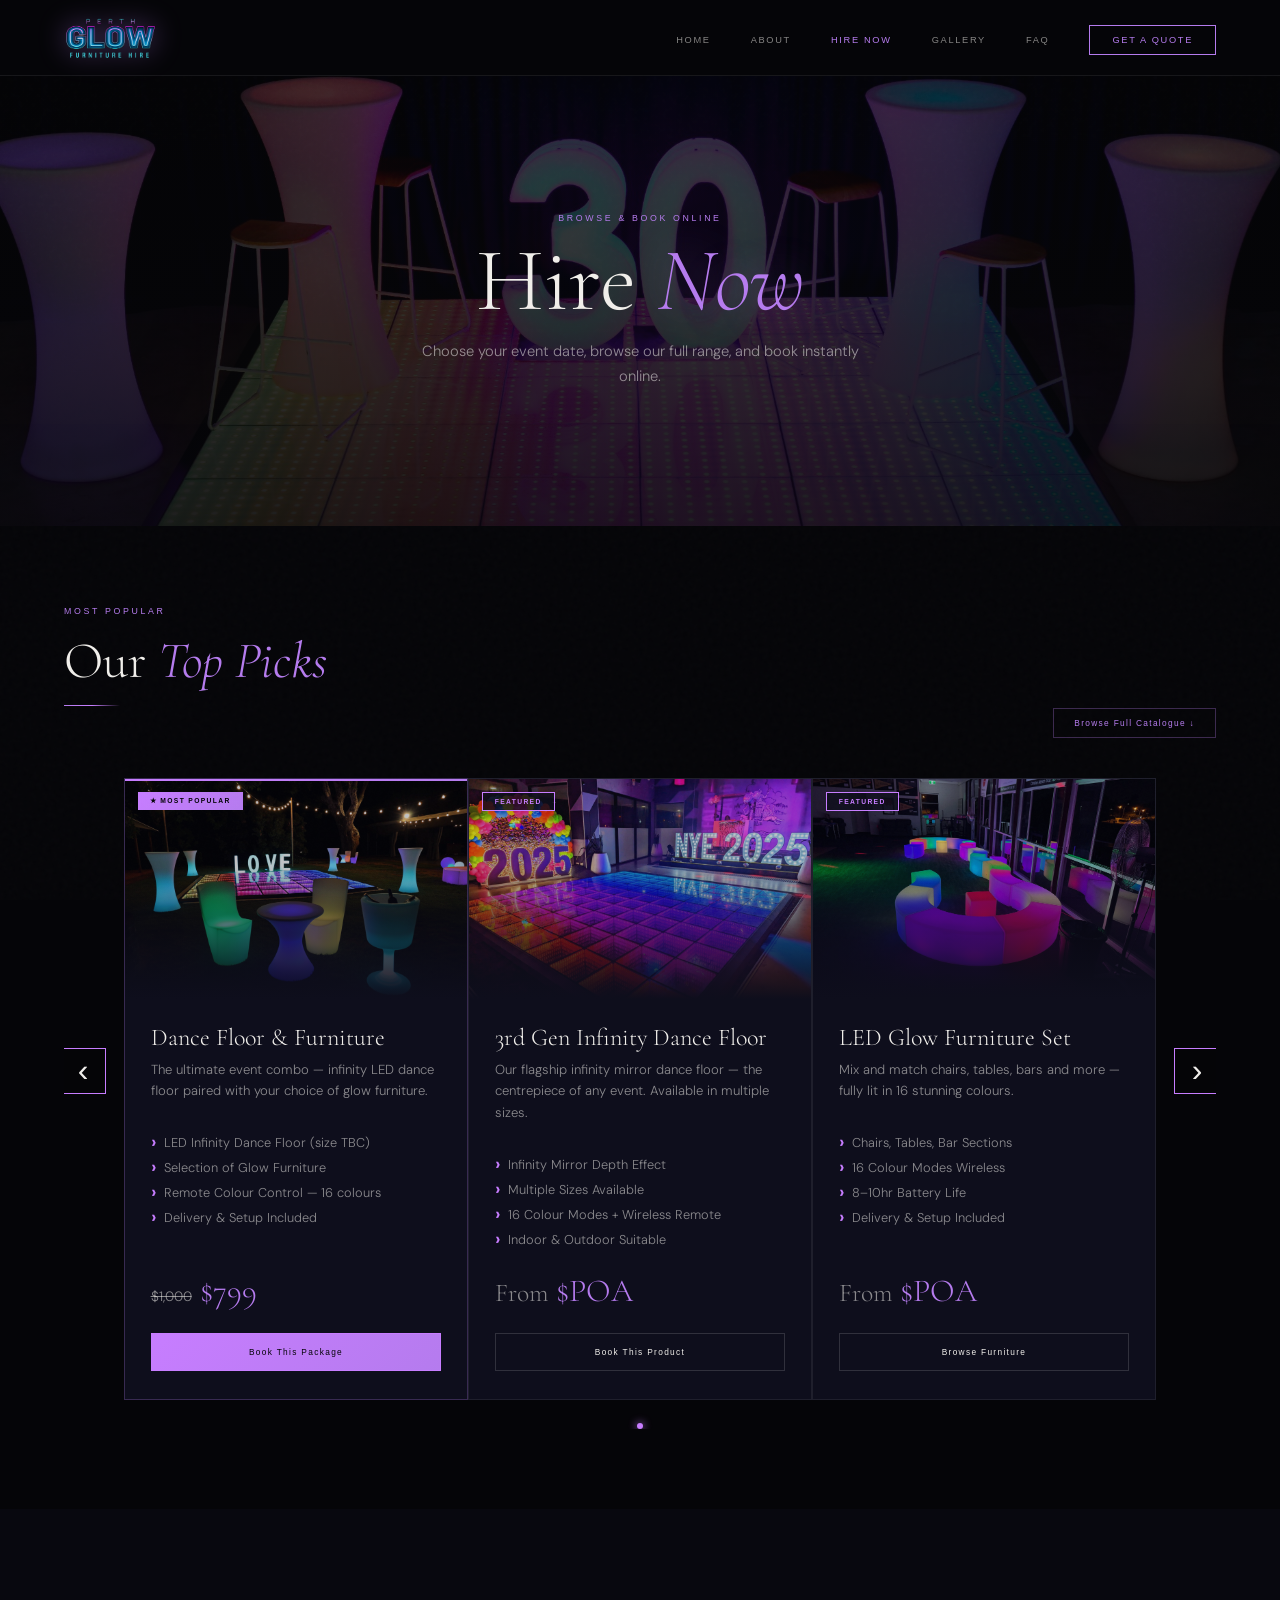
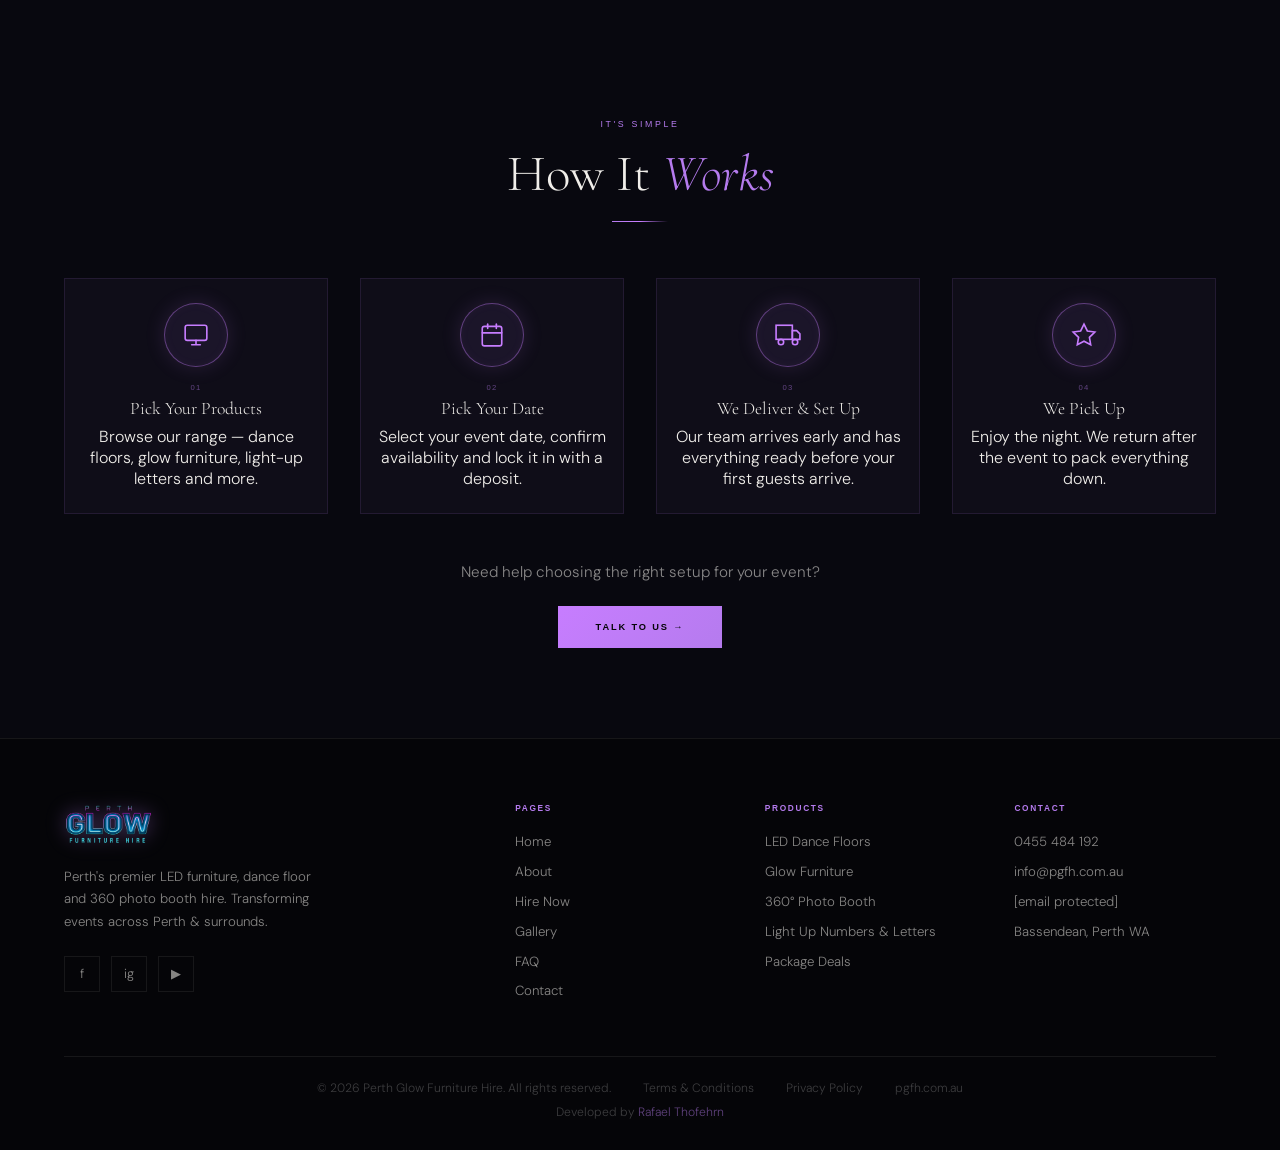
<file: hire.html>
<!DOCTYPE html>
<html lang="en">
<head>
<meta charset="UTF-8">
<meta name="viewport" content="width=device-width, initial-scale=1.0">
<title>Hire Now | Perth Glow Furniture Hire</title>
<meta name="description" content="Browse and book LED dance floors, glow furniture and 360 photo booth hire in Perth. Easy online booking.">
<link rel="preconnect" href="https://fonts.googleapis.com">
<link href="https://fonts.googleapis.com/css2?family=Cormorant+Garamond:ital,wght@0,300;0,400;0,600;1,300;1,400&family=Syncopate:wght@400;700&family=DM+Sans:opsz,wght@9..40,300;9..40,400;9..40,500&display=swap" rel="stylesheet">
<script>var booqableOptions = { company: 'a2043469-1fe1-43f9-895a-c9a786b47800', storeProvider: 'custom' };</script>
<script src="https://a2043469-1fe1-43f9-895a-c9a786b47800.assets.booqable.com/v2/booqable.js"></script>
<style>
/* NAV */
nav{position:fixed;top:0;left:0;right:0;z-index:1000;padding:0 5vw;height:76px;display:flex;align-items:center;justify-content:space-between;background:rgba(5,5,8,.92);backdrop-filter:blur(24px);border-bottom:1px solid var(--border)}
nav.scrolled{background:rgba(5,5,8,.92);backdrop-filter:blur(24px);border-bottom:1px solid var(--border)}
.nav-logo{display:flex;align-items:center;text-decoration:none}
.nav-logo img{height:44px;filter:drop-shadow(0 0 14px rgba(181,123,238,.4))}
.nav-links{display:flex;gap:2.5rem;list-style:none;align-items:center}
.nav-links a{font-family:var(--display);font-size:.58rem;letter-spacing:.18em;color:var(--dim);text-decoration:none;text-transform:uppercase;transition:color .2s}
.nav-links a:hover,.nav-links a.active{color:var(--cyan)}
.nav-cta{border:1px solid var(--cyan)!important;color:var(--cyan)!important;padding:9px 22px!important;transition:all .2s!important}
.nav-cta:hover{background:var(--cyan)!important;color:var(--black)!important}
.hamburger{display:none;flex-direction:column;gap:5px;cursor:pointer;border:none;background:transparent;padding:4px}
.hamburger span{display:block;width:24px;height:1.5px;background:var(--white)}
.mobile-nav{display:none;position:fixed;inset:0;background:rgba(5,5,8,.97);backdrop-filter:blur(20px);z-index:999;flex-direction:column;align-items:center;justify-content:center;gap:2rem}
.mobile-nav.open{display:flex}
.mobile-nav a{font-family:var(--display);font-size:.9rem;letter-spacing:.25em;color:var(--white);text-decoration:none;text-transform:uppercase}
.mobile-nav a:hover{color:var(--cyan)}
.mob-close{position:absolute;top:24px;right:5vw;background:transparent;border:none;color:var(--white);font-size:1.4rem;cursor:pointer}
/* PAGE HERO — always below fixed nav */
.page-hero{position:relative;height:55vh;min-height:400px;display:flex;align-items:center;justify-content:center;overflow:hidden;margin-top:76px}
.page-hero-bg{position:absolute;inset:0}
.page-hero-bg img{width:100%;height:100%;object-fit:cover;opacity:.4}
.page-hero-bg::after{content:'';position:absolute;inset:0;background:linear-gradient(to bottom,rgba(5,5,8,.5),rgba(5,5,8,.75))}
.page-hero-inner{position:relative;z-index:2;text-align:center;padding:0 5vw}
/* FOOTER */
footer{background:var(--black);border-top:1px solid var(--border);padding:64px 5vw 30px}
.f-top{display:grid;grid-template-columns:2fr 1fr 1fr 1fr;gap:3rem;margin-bottom:3.5rem;max-width:1300px;margin-left:auto;margin-right:auto}
.f-brand img{height:42px;filter:drop-shadow(0 0 10px rgba(181,123,238,.35))}
.f-brand 
.socials{display:flex;gap:.7rem}
.soc{width:36px;height:36px;border:1px solid var(--border);display:flex;align-items:center;justify-content:center;color:var(--dim);text-decoration:none;font-size:.8rem;transition:.2s}
.soc:hover{border-color:var(--cyan);color:var(--cyan)}
.f-col h4{font-family:var(--display);font-size:.52rem;letter-spacing:.2em;color:var(--cyan);margin-bottom:1.1rem;text-transform:uppercase}
.f-col ul{list-style:none;display:flex;flex-direction:column;gap:.55rem}
.f-col ul a{font-size:.83rem;color:var(--dim);text-decoration:none;transition:color .2s}
.f-col ul a:hover{color:var(--white)}
.f-bottom{border-top:1px solid var(--border);padding-top:1.4rem;display:flex;flex-direction:column;align-items:center;text-align:center;gap:.5rem;max-width:1300px;margin:0 auto}
.f-bottom-links{display:flex;gap:2rem;flex-wrap:wrap;justify-content:center;align-items:center}
.f-bottom p,.f-bottom a{font-size:.76rem;color:rgba(255,255,255,.22);text-decoration:none}
.f-bottom a:hover{color:var(--cyan)}
.f-credit{font-size:.7rem;color:rgba(255,255,255,.18)}
.f-credit a{color:rgba(181,123,238,.5);text-decoration:none}
.f-credit a:hover{color:var(--cyan)}


/* ── NAV ── */
.mobile-
/* ── FOOTER ── */
.f-bottom p,
:root {
--black: #050508;
--deep: #08080f;
--card: #0e0e1c;
--border: rgba(255,255,255,0.07);
--white: #f0eeea;
--dim: rgba(240,238,234,0.55);
--cyan: #b57bee;
--purple: #c77dff;
--magenta: #e040fb;
--display: 'Syncopate', sans-serif;
--serif: 'Cormorant Garamond', serif;
--body: 'DM Sans', sans-serif;
}
*, *::before, *::after { box-sizing: border-box; margin: 0; padding: 0; }
html { scroll-behavior: smooth; }
body { background: var(--black); font-family: var(--body); font-weight: 300; overflow-x: hidden;  color: var(--white);}
body::after { content:''; position:fixed; inset:0; background-image:url("data:image/svg+xml,%3Csvg viewBox='0 0 200 200' xmlns='http://www.w3.org/2000/svg'%3E%3Cfilter id='n'%3E%3CfeTurbulence type='fractalNoise' baseFrequency='0.9' numOctaves='4' stitchTiles='stitch'/%3E%3C/filter%3E%3Crect width='100%25' height='100%25' filter='url(%23n)' opacity='0.05'/%3E%3C/svg%3E"); pointer-events:none; z-index:9998; opacity:.3; mix-blend-mode:overlay; }

/* ── NAV ── */
nav { position:fixed; top:0; left:0; right:0; z-index:1000; padding:0 5vw; height:76px; display:flex; align-items:center; justify-content:space-between; background:rgba(5,5,8,.92); backdrop-filter:blur(24px); border-bottom:1px solid var(--border); }
.nav-logo { display:flex; align-items:center; text-decoration:none; }
.nav-logo img { height:44px; width:auto; filter:drop-shadow(0 0 14px rgba(181,123,238,.4)); }
.nav-links { display:flex; gap:2.5rem; list-style:none; align-items:center; }
.nav-links a { font-family:var(--display); font-size:.58rem; letter-spacing:.18em; color:var(--dim); text-decoration:none; text-transform:uppercase; transition:color .2s; }
.nav-cta { border:1px solid var(--cyan)!important; color:var(--cyan)!important; padding:9px 22px!important; transition:all .2s!important; }
.nav-cta:hover { background:var(--cyan)!important; color:var(--black)!important; box-shadow:0 0 24px rgba(181,123,238,.4)!important; }
.hamburger { display:none; flex-direction:column; gap:5px; cursor:pointer; border:none; background:transparent; padding:4px; }
.hamburger span { display:block; width:24px; height:1.5px; background:var(--white); }
.mobile-nav { display:none; position:fixed; inset:0; background:rgba(5,5,8,.97); backdrop-filter:blur(20px); z-index:999; flex-direction:column; align-items:center; justify-content:center; gap:2rem; }
.mobile-nav.open { display:flex; }
.mobile-nav a { font-family:var(--display); font-size:.9rem; letter-spacing:.25em; color:var(--white); text-decoration:none; text-transform:uppercase; }
.mobile-nav a:hover { color:var(--cyan); }
.mob-close { position:absolute; top:24px; right:5vw; background:transparent; border:none; color:var(--white); font-size:1.4rem; cursor:pointer; }

/* ── PAGE HERO ── */
.page-hero { position:relative; height:50vh; min-height:360px; display:flex; align-items:center; justify-content:center; overflow:hidden; }
.page-hero-bg { position:absolute; inset:0; }
.page-hero-bg img { width:100%; height:100%; object-fit:cover; opacity:.4; }
.page-hero-bg::after { content:''; position:absolute; inset:0; background:linear-gradient(to bottom,rgba(5,5,8,.4),rgba(5,5,8,.75)); }
.page-hero-inner { position:relative; z-index:2; text-align:center; padding:0 5vw; }
.label { font-family:var(--display); font-size:.55rem; letter-spacing:.3em; color:var(--cyan); text-transform:uppercase; margin-bottom:.9rem; }
.h1 { font-family:var(--serif); font-size:clamp(3rem,7vw,6rem); font-weight:300; line-height:.95; }
.h1 em { font-style:italic; color:var(--cyan); text-shadow:0 0 40px rgba(181,123,238,.45); }
.page-hero-sub { color:var(--dim); font-size:.92rem; margin-top:1rem; max-width:480px; margin-left:auto; margin-right:auto; line-height:1.7; }

/* ── FEATURED PACKAGES ── */
#featured { padding:80px 5vw; }
.featured-inner { max-width:1300px; margin:0 auto; }
.section-top { display:flex; justify-content:space-between; align-items:flex-end; margin-bottom:2.5rem; flex-wrap:wrap; gap:1rem; }
.section-top h2 { font-family:var(--serif); font-size:clamp(2rem,4vw,3.2rem); font-weight:300; }
.section-top h2 em { font-style:italic; color:var(--cyan); }
.rule { width:56px; height:1px; background:linear-gradient(to right,var(--cyan),var(--purple),transparent); margin:.8rem 0 0; }
.browse-all { font-family:var(--display); font-size:.52rem; letter-spacing:.16em; color:var(--cyan); text-decoration:none; border:1px solid rgba(181,123,238,.3); padding:9px 20px; transition:.25s; white-space:nowrap; }
.browse-all:hover { background:rgba(181,123,238,.08); border-color:var(--cyan); }

/* Featured cards — 3 col */
/* Top picks carousel */
.featured-wrap { position:relative; overflow:hidden; padding:0 60px; }
.featured-grid { display:flex; gap:0; transition:transform .4s ease; }
.feat-card { flex:0 0 calc(33.333%); min-width:0; }
.feat-arrow { position:absolute; top:45%; transform:translateY(-50%); z-index:10; background:rgba(5,5,8,.8); border:1px solid var(--purple); color:var(--white); font-size:2rem; width:46px; height:46px; display:flex; align-items:center; justify-content:center; cursor:pointer; backdrop-filter:blur(8px); transition:.2s; }
.feat-arrow:hover { background:var(--purple); color:var(--black); }
.feat-prev { left:-4px; }
.feat-next { right:-4px; }
.feat-dots { display:flex; justify-content:center; gap:.5rem; margin-top:1.4rem; }
.feat-dot { width:6px; height:6px; border-radius:50%; background:rgba(181,123,238,.3); border:none; cursor:pointer; transition:.2s; padding:0; }
.feat-dot.active { background:var(--purple); box-shadow:0 0 8px var(--purple); }
.feat-card { background:var(--card); border:1px solid var(--border); overflow:hidden; position:relative; transition:border-color .3s, transform .3s; display:flex; flex-direction:column; }
.feat-card::before { content:''; position:absolute; top:0; left:0; right:0; height:2px; background:linear-gradient(to right,var(--purple),var(--cyan)); opacity:0; transition:opacity .3s; z-index:2; }
.feat-card:hover { border-color:rgba(181,123,238,.28); transform:translateY(-4px); }
.feat-card:hover::before { opacity:1; }
.feat-card.highlighted { border-color:rgba(181,123,238,.25); }
.feat-card.highlighted::before { opacity:1; }
.feat-img { width:100%; height:220px; overflow:hidden; position:relative; }
.feat-img img { width:100%; height:100%; object-fit:cover; opacity:.75; transition:transform .6s ease, opacity .4s; }
.feat-card:hover .feat-img img { transform:scale(1.05); opacity:.9; }
.feat-img-grad { position:absolute; inset:0; background:linear-gradient(to bottom,transparent 40%,var(--card) 100%); }
.feat-badge { position:absolute; top:.8rem; left:.8rem; font-family:var(--display); font-size:.42rem; letter-spacing:.2em; background:linear-gradient(135deg,var(--purple),var(--cyan)); color:var(--black); padding:5px 12px; font-weight:700; z-index:3; }
.feat-body { padding:1.5rem 1.6rem 1.8rem; display:flex; flex-direction:column; flex:1; }
.feat-name { font-family:var(--serif); font-size:1.5rem; font-weight:300; margin-bottom:.4rem; }
.feat-desc { font-size:.82rem; color:var(--dim); line-height:1.65; margin-bottom:1.2rem; }
.feat-price { display:flex; align-items:baseline; gap:8px; margin-bottom:1.4rem; }
.feat-old { font-size:.85rem; color:var(--dim); text-decoration:line-through; }
.feat-now { font-family:var(--serif); font-size:2rem; font-weight:300; color:var(--cyan); }




/* Feat highlights list */
.feat-highlights { list-style:none; display:flex; flex-direction:column; gap:.45rem; margin:.8rem 0 1.4rem; flex:1; }
.feat-highlights li { font-size:.8rem; color:var(--dim); display:flex; align-items:center; gap:8px; line-height:1.4; }
.feat-highlights li::before { content:'›'; color:var(--purple); font-size:1.1rem; flex-shrink:0; font-weight:700; line-height:1; }
.feat-btn { font-family:var(--display); font-size:.52rem; letter-spacing:.16em; padding:13px; background:transparent; border:1px solid rgba(255,255,255,.14); color:var(--white); cursor:pointer; text-align:center; text-decoration:none; display:block; transition:.3s; }
.feat-btn:hover, .feat-card.highlighted .feat-btn { background:linear-gradient(135deg,var(--purple),var(--cyan)); border-color:var(--purple); color:var(--black); }

/* ── CATALOG SECTION ── */
#catalog { background:var(--deep); padding:0; }
.catalog-layout { max-width:1400px; margin:0 auto; display:grid; grid-template-columns:260px 1fr; min-height:70vh; }

/* ── SIDEBAR ── */
.sidebar { border-right:1px solid rgba(181,123,238,.3); padding:40px 0; position:sticky; top:76px; height:calc(100vh - 76px); overflow-y:auto; background:linear-gradient(180deg,rgba(181,123,238,.07) 0%,rgba(67,97,238,.04) 100%); box-shadow:inset -1px 0 0 rgba(181,123,238,.15); }
.sidebar::-webkit-scrollbar { width:3px; }
.sidebar::-webkit-scrollbar-track { background:transparent; }
.sidebar::-webkit-scrollbar-thumb { background:rgba(181,123,238,.3); border-radius:2px; }
.sidebar-title { font-family:var(--display); font-size:.5rem; letter-spacing:.25em; color:var(--purple); text-transform:uppercase; padding:0 1.8rem; margin-bottom:1.2rem; text-shadow:0 0 12px rgba(199,125,255,.4); }
.cat-list { list-style:none; }
.cat-item { display:flex; align-items:center; justify-content:space-between; padding:.7rem 1.8rem; cursor:pointer; transition:background .2s, color .2s; border-left:3px solid transparent; gap:.5rem; }
.cat-item:hover { background:rgba(181,123,238,.05); color:var(--white); }
.cat-item.active { background:rgba(181,123,238,.14); border-left-color:var(--purple); color:var(--white); box-shadow:inset 0 0 20px rgba(181,123,238,.06); }
.cat-item.active .cat-name { color:var(--cyan); }
.cat-name { font-size:.88rem; color:rgba(240,238,234,.7); transition:color .2s; }
.cat-item.active .cat-name, .cat-item:hover .cat-name { color:var(--white); }
.cat-count { font-family:var(--display); font-size:.48rem; color:rgba(181,123,238,.5); background:rgba(181,123,238,.1); padding:2px 7px; border-radius:10px; flex-shrink:0; }
.cat-item.active .cat-count { background:rgba(181,123,238,.2); color:var(--purple); }
.sidebar-divider { height:1px; background:var(--border); margin:1rem 1.8rem; }
/* Date picker in sidebar */
.sidebar-date { padding:1.2rem 1.4rem; margin:0 .8rem 1rem; background:rgba(181,123,238,.06); border:1px solid rgba(181,123,238,.15); border-left:2px solid var(--purple); }
.sidebar-date-label { font-family:var(--display); font-size:.44rem; letter-spacing:.2em; color:var(--cyan); text-transform:uppercase; display:block; margin-bottom:.8rem; }
.sidebar-date .booqable-datepicker { width:100%; }

/* ── CATALOG MAIN ── */
.catalog-main { padding:40px 40px 80px; }

/* Search bar */
.search-wrap { position:relative; margin-bottom:2rem; }


.sidebar-show-more{display:none;padding:.6rem 1.8rem;font-family:var(--display);font-size:.46rem;letter-spacing:.14em;color:var(--purple);cursor:pointer;text-transform:uppercase;border-top:1px solid var(--border);margin-top:.3rem}

.hire-proc-grid{display:grid;grid-template-columns:repeat(4,1fr);gap:2rem;margin-top:2rem}

.hire-proc-card{text-align:center;padding:1.5rem 1rem;background:rgba(181,123,238,.04);border:1px solid rgba(181,123,238,.12);position:relative;z-index:1;transition:border-color .3s,transform .3s}
.hire-proc-card:hover{border-color:rgba(181,123,238,.28);transform:translateY(-4px)}
.hire-proc-icon{width:64px;height:64px;border-radius:50%;border:1px solid rgba(199,125,255,.4);display:flex;align-items:center;justify-content:center;margin:0 auto 1rem;color:var(--purple);background:rgba(181,123,238,.08);box-shadow:0 0 20px rgba(181,123,238,.15),inset 0 0 10px rgba(181,123,238,.05);transition:box-shadow .3s}
.hire-proc-card:hover .hire-proc-icon{box-shadow:0 0 35px rgba(199,125,255,.3)}
.hire-proc-num{font-family:var(--display);font-size:.48rem;letter-spacing:.15em;color:rgba(181,123,238,.5);margin-bottom:.4rem}
.hire-proc-h{font-family:var(--serif);font-size:1.1rem;font-weight:300;margin-bottom:.4rem;color:var(--white)}
.hire-proc-
.search-input { width:100%; background:rgba(181,123,238,.12); border:1px solid rgba(181,123,238,.4); border-radius:0; color:var(--white); padding:14px 14px 14px 52px; font-family:var(--body); font-size:.92rem; outline:none; transition:all .25s; box-shadow:0 0 20px rgba(181,123,238,.1),inset 0 0 12px rgba(181,123,238,.05); }
.search-input:focus { border-color:var(--purple); background:rgba(181,123,238,.18); box-shadow:0 0 30px rgba(181,123,238,.25),inset 0 0 16px rgba(181,123,238,.08); }
.search-input::placeholder { color:rgba(240,238,234,.3); }
.search-icon { position:absolute; left:16px; top:50%; transform:translateY(-50%); color:var(--purple); font-size:1.1rem; pointer-events:none; filter:drop-shadow(0 0 4px var(--purple)); }

/* Catalog top bar */
.catalog-topbar { display:flex; align-items:center; justify-content:space-between; margin-bottom:1.8rem; flex-wrap:wrap; gap:.8rem; }
.catalog-heading { font-family:var(--serif); font-size:1.8rem; font-weight:300; }
.catalog-heading em { font-style:italic; color:var(--cyan); }
.catalog-meta { font-size:.8rem; color:var(--dim); }

/* Sort tabs */
.sort-tabs { display:flex; gap:.4rem; flex-wrap:wrap; margin-bottom:2rem; }
.sort-tab { font-family:var(--display); font-size:.46rem; letter-spacing:.14em; text-transform:uppercase; padding:7px 16px; background:transparent; border:1px solid var(--border); color:var(--dim); cursor:pointer; transition:.2s; }
.sort-tab:hover, .sort-tab.active { border-color:var(--cyan); color:var(--cyan); background:rgba(181,123,238,.06); }

/* Booqable product list area */
.bq-area { min-height:400px; }



/* ── FOOTER ── */
footer { background:var(--black); border-top:1px solid var(--border); padding:64px 5vw 30px; }
.f-top { display:grid; grid-template-columns:2fr 1fr 1fr 1fr; gap:3rem; margin-bottom:3.5rem; max-width:1300px; margin-left:auto; margin-right:auto; }

.socials { display:flex; gap:.7rem; }
.soc { width:36px; height:36px; border:1px solid var(--border); display:flex; align-items:center; justify-content:center; color:var(--dim); text-decoration:none; font-size:.8rem; transition:.2s; }
.soc:hover { border-color:var(--cyan); color:var(--cyan); }









/* ── RESPONSIVE ── */




/* ── SCROLL ANIMATIONS ── */
[data-anim] {
opacity: 0;
transition: opacity 0.7s ease, transform 0.7s ease;
}
[data-anim="up"]    { transform: translateY(40px); }
[data-anim="down"]  { transform: translateY(-30px); }
[data-anim="left"]  { transform: translateX(-44px); }
[data-anim="right"] { transform: translateX(44px); }
[data-anim="scale"] { transform: scale(0.92); }
[data-anim="fade"]  { transform: none; }
[data-anim].anim-in { opacity: 1 !important; transform: none !important; }

/* Staggered grid children */
[data-anim-group] >
[data-anim-group] > *.anim-in { opacity: 1 !important; transform: none !important; }
[data-anim-group] > *:nth-child(1) { transition-delay: 0s; }
[data-anim-group] > *:nth-child(2) { transition-delay: 0.1s; }
[data-anim-group] > *:nth-child(3) { transition-delay: 0.2s; }
[data-anim-group] > *:nth-child(4) { transition-delay: 0.3s; }
[data-anim-group] > *:nth-child(5) { transition-delay: 0.4s; }
[data-anim-group] > *:nth-child(6) { transition-delay: 0.5s; }

/* Page fade-in on load */
body { animation: pageFadeIn 0.4s ease both; }
@keyframes pageFadeIn { from { opacity:0; } to { opacity:1; } }

/* Respect reduced motion */


/* Mobile nav */
.mobile-





@media (prefers-reduced-motion: reduce) {
  [data-anim], [data-anim-group] >
  [data-anim], [data-anim-group] > * { opacity:1 !important; transform:none !important; transition:none !important; }
}
@media(max-width:1100px){
.f-top{grid-template-columns:1fr 1fr}
}


/* Booqable iframe */
.bq-area{flex:1;min-width:0}



@media(max-width:720px){
section{padding:70px 5vw}
.nav-links{display:none}
.hamburger{display:flex}
.feat-card{flex:0 0 85%!important}
.featured-wrap{padding:0 24px!important;overflow:hidden!important}
.hire-proc-grid{grid-template-columns:1fr 1fr!important;gap:1rem!important}
.hire-proc-card{padding:1.2rem .8rem!important}
#catalog .bq-catalog-layout{display:flex!important;flex-direction:column!important;max-width:100%!important;overflow:hidden!important}
#catalog .bq-sidebar-wrap{order:1!important;width:100%!important;max-width:100%!important;margin-bottom:1rem!important;box-sizing:border-box!important}
.bq-search-wrap{order:2!important;margin-bottom:1rem!important}
#catalog .bq-main-wrap{order:3!important;width:100%!important;max-width:100%!important;box-sizing:border-box!important}
#catalog,#catalog>div{overflow-x:hidden!important;max-width:100vw!important;box-sizing:border-box!important}
.booqable-product-list-grid{display:grid!important;grid-template-columns:1fr!important;gap:8px!important;width:100%!important;box-sizing:border-box!important}
.booqable-sidebar,.booqable-product-list,.booqable-product-search,.Themed-ebINTA,.booqable-product-list-wrapper{max-width:100%!important;width:100%!important;box-sizing:border-box!important;overflow:hidden!important}
.booqable-product,.booqable-product-wrapper{width:100%!important;max-width:100%!important;box-sizing:border-box!important}
.f-top{grid-template-columns:1fr}
.f-brand{text-align:center}
.f-brand p{margin-left:auto;margin-right:auto}
.socials{justify-content:center}
.f-col{text-align:center}
.f-col ul{align-items:center}
.f-bottom-links{flex-direction:column;gap:.5rem}
body{overflow-x:hidden}
.btns,.hero-btns{justify-content:center}
}
.booqable-pagination *,.bq-pagination-inner *,.bq-pagination-page,.bq-pagination-page button,.bq-pagination-current{color:#111111!important;font-family:-apple-system,sans-serif!important}
</style>
<!-- Favicon -->
<link rel="icon" type="image/x-icon" href="assets/favicon.ico">
<link rel="icon" type="image/png" sizes="32x32" href="assets/favicon-32.png">
<link rel="icon" type="image/png" sizes="16x16" href="assets/favicon-16.png">
<link rel="apple-touch-icon" sizes="180x180" href="assets/favicon-180.png">
<meta name="theme-color" content="#050508">
<link rel="stylesheet" href="assets/global.css">
</head>
<body>

<!-- NAV -->
<nav>
<a href="index.html" class="nav-logo"><img src="assets/logo-transparent.png" alt="Perth Glow Furniture Hire"></a>
<ul class="nav-links">
<li><a href="index.html">Home</a></li>
<li><a href="about.html">About</a></li>
<li><a href="hire.html" class="active">Hire Now</a></li>
<li><a href="gallery.html">Gallery</a></li>
<li><a href="faq.html">FAQ</a></li>
<li><a href="contact.html" class="nav-cta">Get a Quote</a></li>
</ul>
<button class="hamburger" onclick="toggleMob()"><span></span><span></span><span></span></button>
</nav>
<div class="mobile-nav" id="mobNav">
<button class="mob-close" onclick="toggleMob()">✕</button>
<a href="index.html" onclick="toggleMob()">Home</a>
<a href="about.html" onclick="toggleMob()">About</a>
<a href="hire.html" onclick="toggleMob()">Hire Now</a>
<a href="gallery.html" onclick="toggleMob()">Gallery</a>
<a href="faq.html" onclick="toggleMob()">FAQ</a>
<a href="contact.html" onclick="toggleMob()">Contact</a>
</div>

<!-- PAGE HERO -->
<div class="page-hero">
<div class="page-hero-bg"><img src="assets/dance-floor-30.jpg" alt="Hire glow furniture Perth"></div>
<div class="page-hero-inner">
<p class="label">Browse & Book Online</p>
<h1 class="h1">Hire <em>Now</em></h1>
<p class="page-hero-sub">Choose your event date, browse our full range, and book instantly online.</p>
</div>
</div>

<!-- ── FEATURED PACKAGES ── -->
<section id="featured">
<div class="featured-inner">
<div class="section-top" data-anim="up">
<div>
<p class="label">Most Popular</p>
<h2 style="font-family:var(--serif);font-size:clamp(2rem,4vw,3.2rem);font-weight:300">Our <em style="font-style:italic;color:var(--cyan)">Top Picks</em></h2>
<div class="rule"></div>
</div>
<a href="#catalog" class="browse-all">Browse Full Catalogue ↓</a>
</div>

<div class="featured-wrap">
<button class="feat-arrow feat-prev" onclick="featSlide(-1)" aria-label="Previous">&#8249;</button>
<div class="featured-grid" id="featGrid">

<!-- FEATURED 1 — Replace data-id with your actual Booqable product slug -->
<div class="feat-card highlighted">
<div class="feat-img">
<img src="assets/dance-floor-love.jpg" alt="Dance Floor & Furniture Package">
<div class="feat-img-grad"></div>
<div class="feat-badge">★ MOST POPULAR</div>
</div>
<div class="feat-body">
<p class="feat-name">Dance Floor & Furniture</p>
<p class="feat-desc">The ultimate event combo — infinity LED dance floor paired with your choice of glow furniture.</p>
<ul class="feat-highlights">
<li>LED Infinity Dance Floor (size TBC)</li>
<li>Selection of Glow Furniture</li>
<li>Remote Colour Control — 16 colours</li>
<li>Delivery & Setup Included</li>
</ul>
<div class="feat-price">
<span class="feat-old">$1,000</span>
<span class="feat-now">$799</span>
</div>
<!-- Booqable "Add to Cart" button — replace data-id -->
<!-- Fallback link if Booqable button doesn't render -->
<a href="https://perth-glow-furniture-hire.booqable.com/products/package-deal-dance-floor" target="_blank" class="feat-btn" id="btn-fallback-1">Book This Package</a>
</div>
</div>

<!-- FEATURED 2 — Replace with your 2nd most popular product -->
<div class="feat-card">
<div class="feat-img">
<img src="assets/dance-floor-nye.jpg" alt="3rd Gen Infinity Dance Floor">
<div class="feat-img-grad"></div>
<div class="feat-badge" style="background:rgba(14,14,28,.8);color:var(--purple);border:1px solid var(--purple)">FEATURED</div>
</div>
<div class="feat-body">
<p class="feat-name">3rd Gen Infinity Dance Floor</p>
<p class="feat-desc">Our flagship infinity mirror dance floor — the centrepiece of any event. Available in multiple sizes.</p>
<ul class="feat-highlights">
<li>Infinity Mirror Depth Effect</li>
<li>Multiple Sizes Available</li>
<li>16 Colour Modes + Wireless Remote</li>
<li>Indoor & Outdoor Suitable</li>
</ul>

<div class="feat-price">
<span class="feat-now" style="font-size:1.6rem;color:var(--dim)">From</span>
<span class="feat-now">$POA</span>
</div>
<a href="https://perth-glow-furniture-hire.booqable.com/products/3rd-gen-infinity-dance-floor" target="_blank" class="feat-btn" id="btn-fallback-2">Book This Product</a>
</div>
</div>

<!-- FEATURED 3 — Replace with your 3rd most popular product -->
<div class="feat-card">
<div class="feat-img">
<img src="assets/glow-bench.jpg" alt="LED Glow Furniture Set">
<div class="feat-img-grad"></div>
<div class="feat-badge" style="background:rgba(14,14,28,.8);color:var(--purple);border:1px solid var(--purple)">FEATURED</div>
</div>
<div class="feat-body">
<p class="feat-name">LED Glow Furniture Set</p>
<p class="feat-desc">Mix and match chairs, tables, bars and more — fully lit in 16 stunning colours.</p>
<ul class="feat-highlights">
<li>Chairs, Tables, Bar Sections</li>
<li>16 Colour Modes Wireless</li>
<li>8–10hr Battery Life</li>
<li>Delivery & Setup Included</li>
</ul>
<div class="feat-price">
<span class="feat-now" style="font-size:1.6rem;color:var(--dim)">From</span>
<span class="feat-now">$POA</span>
</div>
<a href="https://perth-glow-furniture-hire.booqable.com" target="_blank" class="feat-btn" id="btn-fallback-3">Browse Furniture</a>
</div>
</div>

</div><!-- /featured-grid -->
<button class="feat-arrow feat-next" onclick="featSlide(1)" aria-label="Next">&#8250;</button>
<div class="feat-dots" id="featDots"></div>
</div><!-- /featured-wrap -->
</div>
</section>

<!-- ── FULL CATALOGUE ── -->
<section id="catalog">
<div style="max-width:1300px;margin:0 auto;padding:60px 5vw">

<!-- Desktop layout: sidebar left, search+products right -->
<div class="bq-catalog-layout">

<!-- Sidebar — stays on left desktop, goes above products on mobile -->
<aside class="bq-sidebar-wrap">
<div class="booqable-sidebar"></div>
</aside>

<!-- Right column: search + products -->
<div class="bq-main-wrap">
<div class="bq-search-wrap">
<div class="booqable-product-search"></div>
</div>
<div class="booqable-product-list"></div>
</div>

</div>
</div>
</section>

<!-- HOW IT WORKS -->
<section style="background:var(--deep);padding:90px 5vw">
<div style="max-width:1300px;margin:0 auto">
<div style="text-align:center;max-width:560px;margin:0 auto 3.5rem" data-anim="up">
<p style="font-family:var(--display);font-size:.55rem;letter-spacing:.3em;color:var(--cyan);text-transform:uppercase;margin-bottom:.9rem">It's Simple</p>
<h2 style="font-family:var(--serif);font-size:clamp(2rem,4vw,3.2rem);font-weight:300;margin-bottom:1rem">How It <em style="font-style:italic;color:var(--cyan)">Works</em></h2>
<div style="width:56px;height:1px;background:linear-gradient(to right,var(--cyan),var(--purple),transparent);margin:0 auto"></div>
</div>
<div class="hire-proc-grid" data-anim-group>
<div class="hire-proc-card">
<div class="hire-proc-icon"><svg width="26" height="26" viewBox="0 0 24 24" fill="none" stroke="currentColor" stroke-width="1.5" stroke-linecap="round"><rect x="2" y="3" width="20" height="14" rx="2"/><path d="M8 21h8M12 17v4"/></svg></div>
<p class="hire-proc-num">01</p><h4 class="hire-proc-h">Pick Your Products</h4>
<p class="hire-proc-p">Browse our range — dance floors, glow furniture, light-up letters and more.</p>
</div>
<div class="hire-proc-card">
<div class="hire-proc-icon"><svg width="26" height="26" viewBox="0 0 24 24" fill="none" stroke="currentColor" stroke-width="1.5" stroke-linecap="round"><rect x="3" y="4" width="18" height="18" rx="2"/><line x1="16" y1="2" x2="16" y2="6"/><line x1="8" y1="2" x2="8" y2="6"/><line x1="3" y1="10" x2="21" y2="10"/></svg></div>
<p class="hire-proc-num">02</p><h4 class="hire-proc-h">Pick Your Date</h4>
<p class="hire-proc-p">Select your event date, confirm availability and lock it in with a deposit.</p>
</div>
<div class="hire-proc-card">
<div class="hire-proc-icon"><svg width="26" height="26" viewBox="0 0 24 24" fill="none" stroke="currentColor" stroke-width="1.5" stroke-linecap="round"><rect x="1" y="3" width="15" height="13"/><polygon points="16 8 20 8 23 11 23 16 16 16 16 8"/><circle cx="5.5" cy="18.5" r="2.5"/><circle cx="18.5" cy="18.5" r="2.5"/></svg></div>
<p class="hire-proc-num">03</p><h4 class="hire-proc-h">We Deliver & Set Up</h4>
<p class="hire-proc-p">Our team arrives early and has everything ready before your first guests arrive.</p>
</div>
<div class="hire-proc-card">
<div class="hire-proc-icon"><svg width="26" height="26" viewBox="0 0 24 24" fill="none" stroke="currentColor" stroke-width="1.5" stroke-linecap="round"><polygon points="12 2 15.09 8.26 22 9.27 17 14.14 18.18 21.02 12 17.77 5.82 21.02 7 14.14 2 9.27 8.91 8.26 12 2"/></svg></div>
<p class="hire-proc-num">04</p><h4 class="hire-proc-h">We Pick Up</h4>
<p class="hire-proc-p">Enjoy the night. We return after the event to pack everything down.</p>
</div>
</div>
<div style="text-align:center;margin-top:3rem" data-anim="up">
<p style="color:var(--dim);margin-bottom:1.5rem;font-size:.95rem">Need help choosing the right setup for your event?</p>
<a href="contact.html" style="font-family:var(--display);font-size:.58rem;letter-spacing:.2em;text-transform:uppercase;padding:16px 38px;text-decoration:none;display:inline-block;transition:.3s;background:linear-gradient(135deg,var(--purple),var(--cyan));color:var(--black);font-weight:700">Talk to Us →</a>
</div>
</div>
</section>

<!-- FOOTER -->
<footer>
<div class="f-top">
<div class="f-brand">
<img src="assets/logo-transparent.png" alt="Perth Glow Furniture Hire">
<p>Perth's premier LED furniture, dance floor and 360 photo booth hire. Transforming events across Perth & surrounds.</p>
<div class="socials">
<a href="https://www.facebook.com/PerthGLOWFurnitureHire" target="_blank" class="soc">f</a>
<a href="https://www.instagram.com/perth_glow_furniture_hire/" target="_blank" class="soc">ig</a>
<a href="https://www.youtube.com/channel/UCYcpUvd9s-UxPmfELeZsySg" target="_blank" class="soc">▶</a>
</div>
</div>
<div class="f-col"><h4>Pages</h4><ul>
<li><a href="index.html">Home</a></li>
<li><a href="about.html">About</a></li>
<li><a href="hire.html">Hire Now</a></li>
<li><a href="gallery.html">Gallery</a></li>
<li><a href="faq.html">FAQ</a></li>
<li><a href="contact.html">Contact</a></li>
</ul></div>
<div class="f-col"><h4>Products</h4><ul>
<li><a href="dance-floor.html">LED Dance Floors</a></li>
<li><a href="glow-furniture.html">Glow Furniture</a></li>
<li><a href="photo-booth.html">360° Photo Booth</a></li>
<li><a href="numbers-letters.html">Light Up Numbers & Letters</a></li>
<li><a href="hire.html">Package Deals</a></li>
</ul></div>
<div class="f-col"><h4>Contact</h4><ul>
<li><a href="tel:0455484192">0455 484 192</a></li>
      <li><a href="mailto:info@pgfh.com.au">info@pgfh.com.au</a></li>
      <li><a href="/cdn-cgi/l/email-protection#81e8efe7eec1f1e6e7e9afe2eeecafe0f4"><span class="__cf_email__" data-cfemail="85ecebe3eac5f5e2e3edabe6eae8abe4f0">[email&#160;protected]</span></a></li>
<li><a>Bassendean, Perth WA</a></li>
</ul></div>
</div>
<div class="f-bottom">
<div class="f-bottom-links">
<p>© 2026 Perth Glow Furniture Hire. All rights reserved.</p>
<a href="terms.html">Terms & Conditions</a>
<a href="terms.html">Privacy Policy</a>
<a href="https://pgfh.com.au">pgfh.com.au</a>
</div>
<p class="f-credit">Developed by <a href="https://rafatofen.netlify.app" target="_blank">Rafael Thofehrn</a></p>
</div>
</footer>

<script>
<script data-cfasync="false" src="/cdn-cgi/scripts/5c5dd728/cloudflare-static/email-decode.min.js"></script><script>
// Mobile menu
function toggleMob() {
document.getElementById('mobNav').classList.toggle('open')
document.body.style.overflow = document.getElementById('mobNav').classList.contains('open') ? 'hidden' : ''
}

// Category names map
const catNames = {
'': 'All Products',
'illuminated-dance-floor': 'Glow Dance Floor',
'led-glow-furniture': 'LED Glow Furniture',
'light-up-numbers-and-letters': 'Light Up Numbers & Letters',
'photobooth': 'Photobooth',
'backdrop': 'Backdrop',
'decoration': 'Decoration',
'neon-sign': 'Neon Sign',
'table-chair': 'Table & Chair',
'bollards': 'Bollards, Ropes & Carpets',
'electronics': 'Electronics',
'bar-dj-desk': 'BAR / DJ Desk',
'bean-bag': 'Bean Bag',
'cultural-indian-wedding': 'Cultural / Indian / Wedding',
}


// Select category from sidebar





// Hide fallback buttons if Booqable buttons rendered properly
window.addEventListener('load', () => {
setTimeout(() => {
document.querySelectorAll('.booqable-product-button').forEach((bqBtn, i) => {
if (bqBtn.children.length > 0 || bqBtn.innerHTML.trim() !== '') {
const fallback = document.getElementById(`btn-fallback-${i+1}`)
if (fallback) fallback.style.display = 'none'
}
})
}, 2000)

// Dark theme CSS injection for Booqable
const s = document.createElement('style')
s.textContent = `
   .booqable-storefront, .booqable-store, [class*="Storefront"] { background:transparent!important; color:#f0eeea!important; }
   [class*="ProductList"], .booqable-product-list-grid {
     display:grid!important;
     grid-template-columns:repeat(auto-fill,minmax(240px,1fr))!important;
     gap:1rem!important;
   }
   [class*="ProductCard"], .booqable-product-item, .booqable-product-card {
     background:#0e0e1c!important; border:1px solid rgba(255,255,255,0.07)!important;
     border-radius:2px!important; overflow:hidden!important;
     transition:border-color .3s,transform .3s!important;
 }
   [class*="ProductCard"]:hover, .booqable-product-item:hover {
     border-color:rgba(181,123,238,.3)!important; transform:translateY(-2px)!important;
   }
   [class*="ProductName"], [class*="product-name"], .booqable-product-title {
     color:#f0eeea!important; font-family:'Cormorant Garamond',serif!important;
     font-size:1.1rem!important; font-weight:300!important;
   }
   [class*="ProductPrice"], [class*="product-price"], .booqable-price {
     color:#b57bee!important; font-family:'Cormorant Garamond',serif!important;
     font-size:1.2rem!important; font-weight:300!important;
   }
   [class*="description"], .booqable-product-description { color:rgba(240,238,234,.55)!important; }
   button[class*="booqable"], [class*="AddToCart"], [class*="add-to-cart"],
   .booqable-add-to-cart, [class*="CartButton"] {
     background:linear-gradient(135deg,#c77dff,#b57bee)!important; color:#050508!important;
     border:none!important; font-family:'Syncopate',sans-serif!important;
     font-size:.48rem!important; letter-spacing:.14em!important; text-transform:uppercase!important;
     font-weight:700!important; border-radius:0!important; padding:10px 16px!important;
     cursor:pointer!important; transition:box-shadow .3s!important;
   }
   button[class*="booqable"]:hover { box-shadow:0 0 20px rgba(181,123,238,.4)!important; }
   /* Datepicker */
   [class*="DatePicker"], [class*="calendar"], .booqable-datepicker { color:#f0eeea!important; }
   [class*="selected"], [class*="Selected"] { background:#c77dff!important; color:#050508!important; border-radius:3px!important; }
   [class*="day"]:hover, [class*="Day"]:hover { background:rgba(181,123,238,.2)!important; }
   input[class*="booqable"], .booqable input {
     background:#08080f!important; border:1px solid rgba(255,255,255,.1)!important;
     color:#f0eeea!important; padding:9px 12px!important;
   }
   /* Cart */
   [class*="cart"], .booqable-cart { background:#0e0e1c!important; color:#f0eeea!important; border-color:rgba(255,255,255,.07)!important; }
   [class*="total"], [class*="Total"] { color:#b57bee!important; font-family:'Cormorant Garamond',serif!important; }
   /* Pagination */
   [class*="pagination"] button, [class*="Pagination"] button {
     background:transparent!important; border:1px solid rgba(255,255,255,.1)!important; color:rgba(240,238,234,.55)!important;
   }
   [class*="pagination"] button:hover { border-color:#b57bee!important; color:#b57bee!important; }
   /* Search within Booqable */
   [class*="Search"] input, [class*="search"] input {
     background:#08080f!important; border:1px solid rgba(255,255,255,.1)!important; color:#f0eeea!important;
   }
 `
document.head.appendChild(s)
})
</script>

<script>
// Scroll-in animations — IntersectionObserver
document.addEventListener('DOMContentLoaded', function() {
var obs = new IntersectionObserver(function(entries) {
entries.forEach(function(e) {
if (e.isIntersecting) {
e.target.classList.add('anim-in');
obs.unobserve(e.target);
}
});
}, { threshold: 0.1, rootMargin: '0px 0px -50px 0px' });

// Animate single elements
document.querySelectorAll('[data-anim]').forEach(function(el) {
obs.observe(el);
});

// Animate group children with stagger
document.querySelectorAll('[data-anim-group]').forEach(function(group) {
group.querySelectorAll(':scope > *').forEach(function(child) {
obs.observe(child);
});
});
});

// ── FEATURED TOP PICKS CAROUSEL ──
var featIndex = 0;
function featSlide(dir) {
var grid = document.getElementById('featGrid');
if (!grid) return;
var cards = grid.children;
var perView = window.innerWidth < 720 ? 1 : (window.innerWidth < 1100 ? 2 : 3);
var max = Math.max(0, cards.length - perView);
featIndex = Math.max(0, Math.min(featIndex + dir, max));
var w = cards[0].offsetWidth;
grid.style.transform = 'translateX(-' + (featIndex * w) + 'px)';
updateFeatDots();
}
function updateFeatDots() {
var dots = document.getElementById('featDots');
if (!dots) return;
var grid = document.getElementById('featGrid');
var perView = window.innerWidth < 720 ? 1 : (window.innerWidth < 1100 ? 2 : 3);
var total = Math.max(1, grid.children.length - perView + 1);
dots.innerHTML = '';
for (var i = 0; i < total; i++) {
var d = document.createElement('button');
d.className = 'feat-dot' + (i === featIndex ? ' active' : '');
d.setAttribute('aria-label', 'Slide ' + (i+1));
(function(idx){ d.onclick = function(){ featIndex = idx; featSlide(0); }; })(i);
dots.appendChild(d);
}
}
window.addEventListener('load', function() {
updateFeatDots();
window.addEventListener('resize', function() {
featIndex = 0;
var g = document.getElementById('featGrid');
if (g) g.style.transform = '';
updateFeatDots();
});
var ft = document.querySelector('.featured-wrap');
if (ft) {
var sx = 0;
ft.addEventListener('touchstart', function(e){ sx = e.touches[0].clientX; });
ft.addEventListener('touchend', function(e){
var dx = e.changedTouches[0].clientX - sx;
if (Math.abs(dx) > 50) featSlide(dx < 0 ? 1 : -1);
});
}
});

// Mobile sidebar show more
var moreShown = false;
function toggleMoreCats() {
moreShown = !moreShown;
document.querySelectorAll('.cat-item.hide-mobile').forEach(function(el) {
el.classList.toggle('show', moreShown);
});
document.getElementById('showMoreText').textContent = moreShown ? '− Less categories' : '+ More categories';
}
</script>

<script>
window.addEventListener('load', function() {
if (window.booqable && typeof window.booqable.init === 'function') {
window.booqable.init()
}
})
</script>

<script>
// Fix Booqable layout after it renders
function fixBooqableText(root) {
var els = (root || document).querySelectorAll(
'.booqable-product-detail-wrapper, .booqable-product-detail-wrapper *, ' +
'.bq-content, .bq-content *, .bq-product-description, .bq-product-description *, ' +
'.bq-product-name, .bq-price, .bq-price-details'
);
els.forEach(function(el) {
el.style.setProperty('color', '#111111', 'important');
el.style.setProperty('font-family', '-apple-system, BlinkMacSystemFont, Segoe UI, sans-serif', 'important');
el.style.setProperty('letter-spacing', 'normal', 'important');
el.style.setProperty('text-transform', 'none', 'important');
});
}
fixBooqableText();
function fixBooqableLayout() {
var isMobile = window.innerWidth <= 768;

// Desktop: enforce sidebar grid
var layout = document.querySelector('.bq-catalog-layout');
if (layout && !isMobile) {
layout.style.setProperty('display', 'grid', 'important');
layout.style.setProperty('grid-template-columns', '240px 1fr', 'important');
layout.style.setProperty('gap', '2rem', 'important');
}

// Mobile: fix overflow + 2-col grid
if (isMobile) {
if (layout) {
layout.style.setProperty('display', 'flex', 'important');
layout.style.setProperty('flex-direction', 'column', 'important');
layout.style.setProperty('max-width', '100%', 'important');
layout.style.setProperty('overflow', 'hidden', 'important');
}
// Constrain all booqable wrappers
document.querySelectorAll('.booqable-product-list, .booqable-sidebar, .booqable-product-search, .Themed-ebINTA, .booqable-product-list-wrapper').forEach(function(el) {
el.style.setProperty('max-width', '100%', 'important');
el.style.setProperty('width', '100%', 'important');
el.style.setProperty('box-sizing', 'border-box', 'important');
el.style.setProperty('overflow', 'hidden', 'important');
});
// 2-col product grid
document.querySelectorAll('.booqable-product-list-grid').forEach(function(g) {
g.style.setProperty('display', 'grid', 'important');
g.style.setProperty('grid-template-columns', '1fr', 'important');
g.style.setProperty('gap', '8px', 'important');
g.style.setProperty('width', '100%', 'important');
g.style.setProperty('box-sizing', 'border-box', 'important');
});
}
}
window.addEventListener('load', function() {
fixBooqableLayout();
setTimeout(fixBooqableLayout, 500);
setTimeout(fixBooqableLayout, 1500);
setTimeout(fixBooqableLayout, 3000);
});
if (window.MutationObserver) {
var bqObs = new MutationObserver(function() { fixBooqableLayout(); fixBooqableText(); });
  document.addEventListener('DOMContentLoaded', function() {
    // Watch body so we catch the modal which renders outside #catalog
    bqObs.observe(document.body, { childList: true, subtree: true });
  });
}
</script>

<script>


</body>
</html>
  document.
</file>
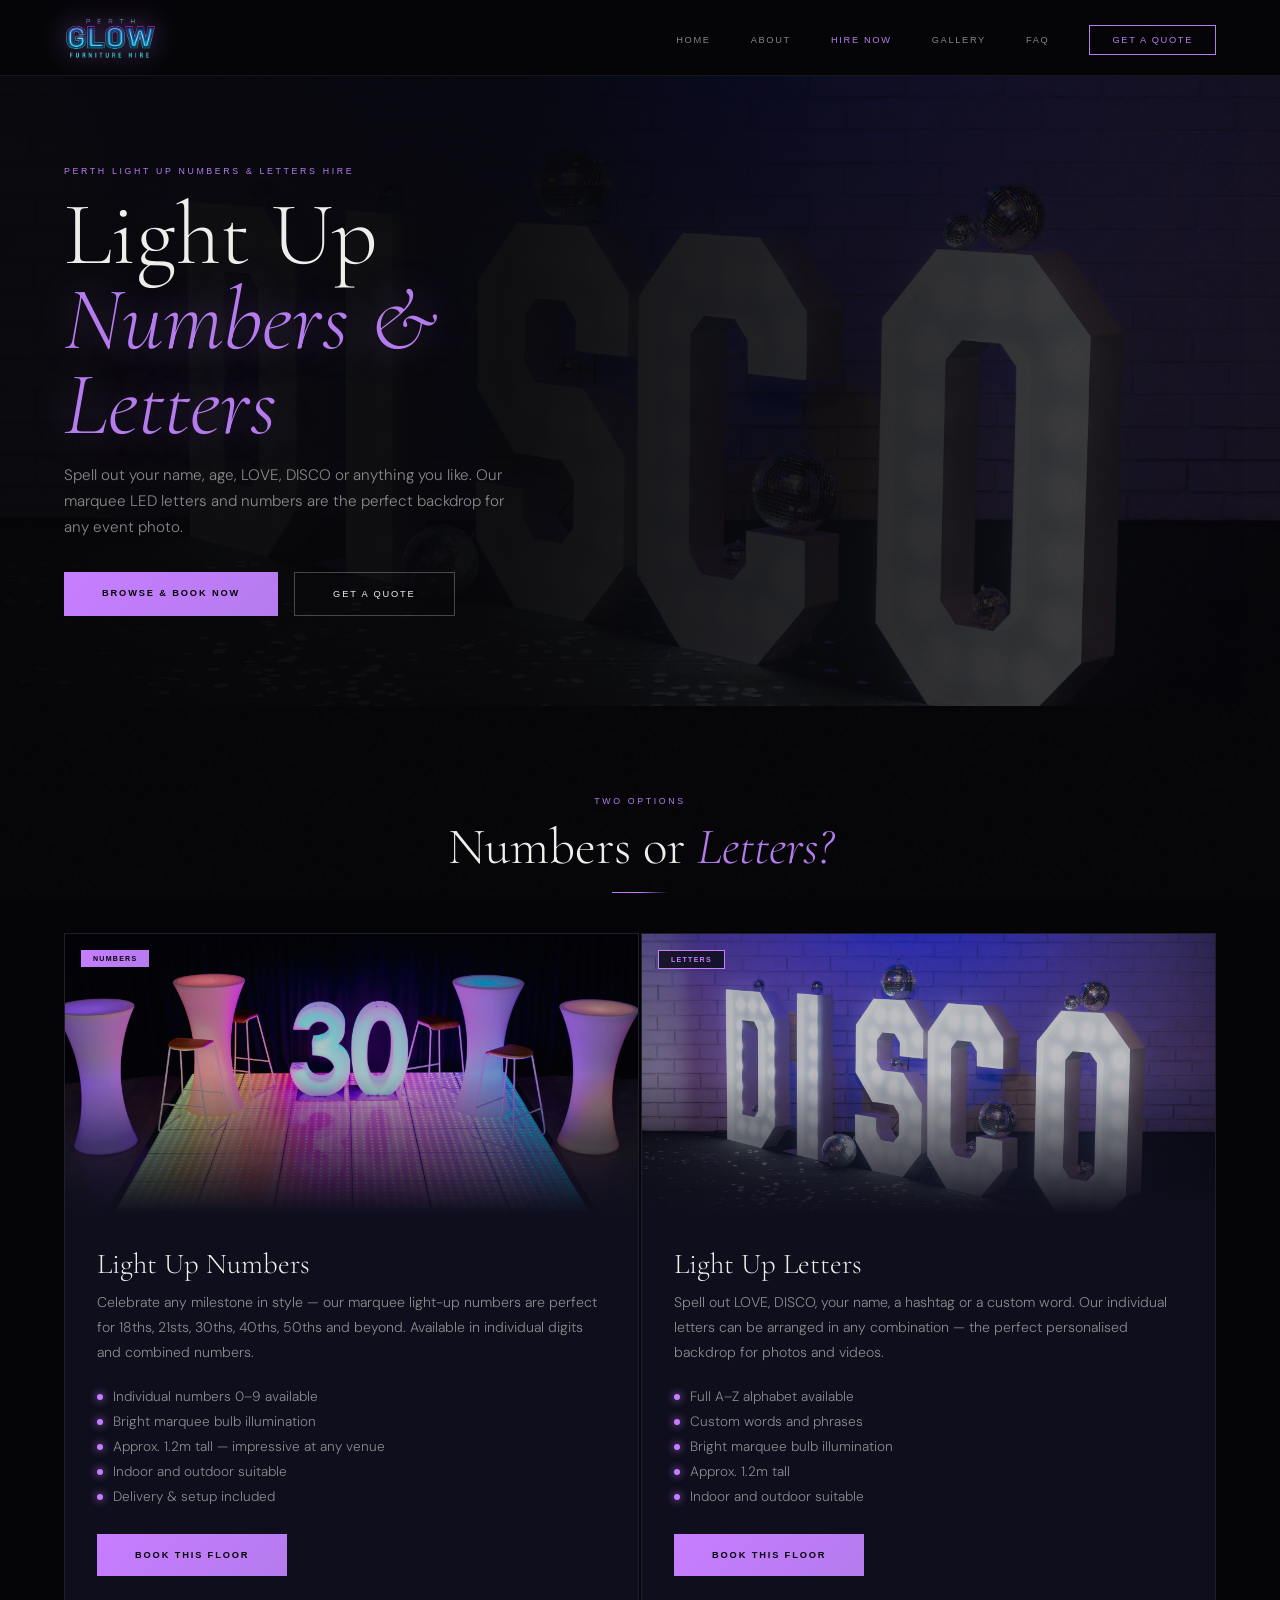
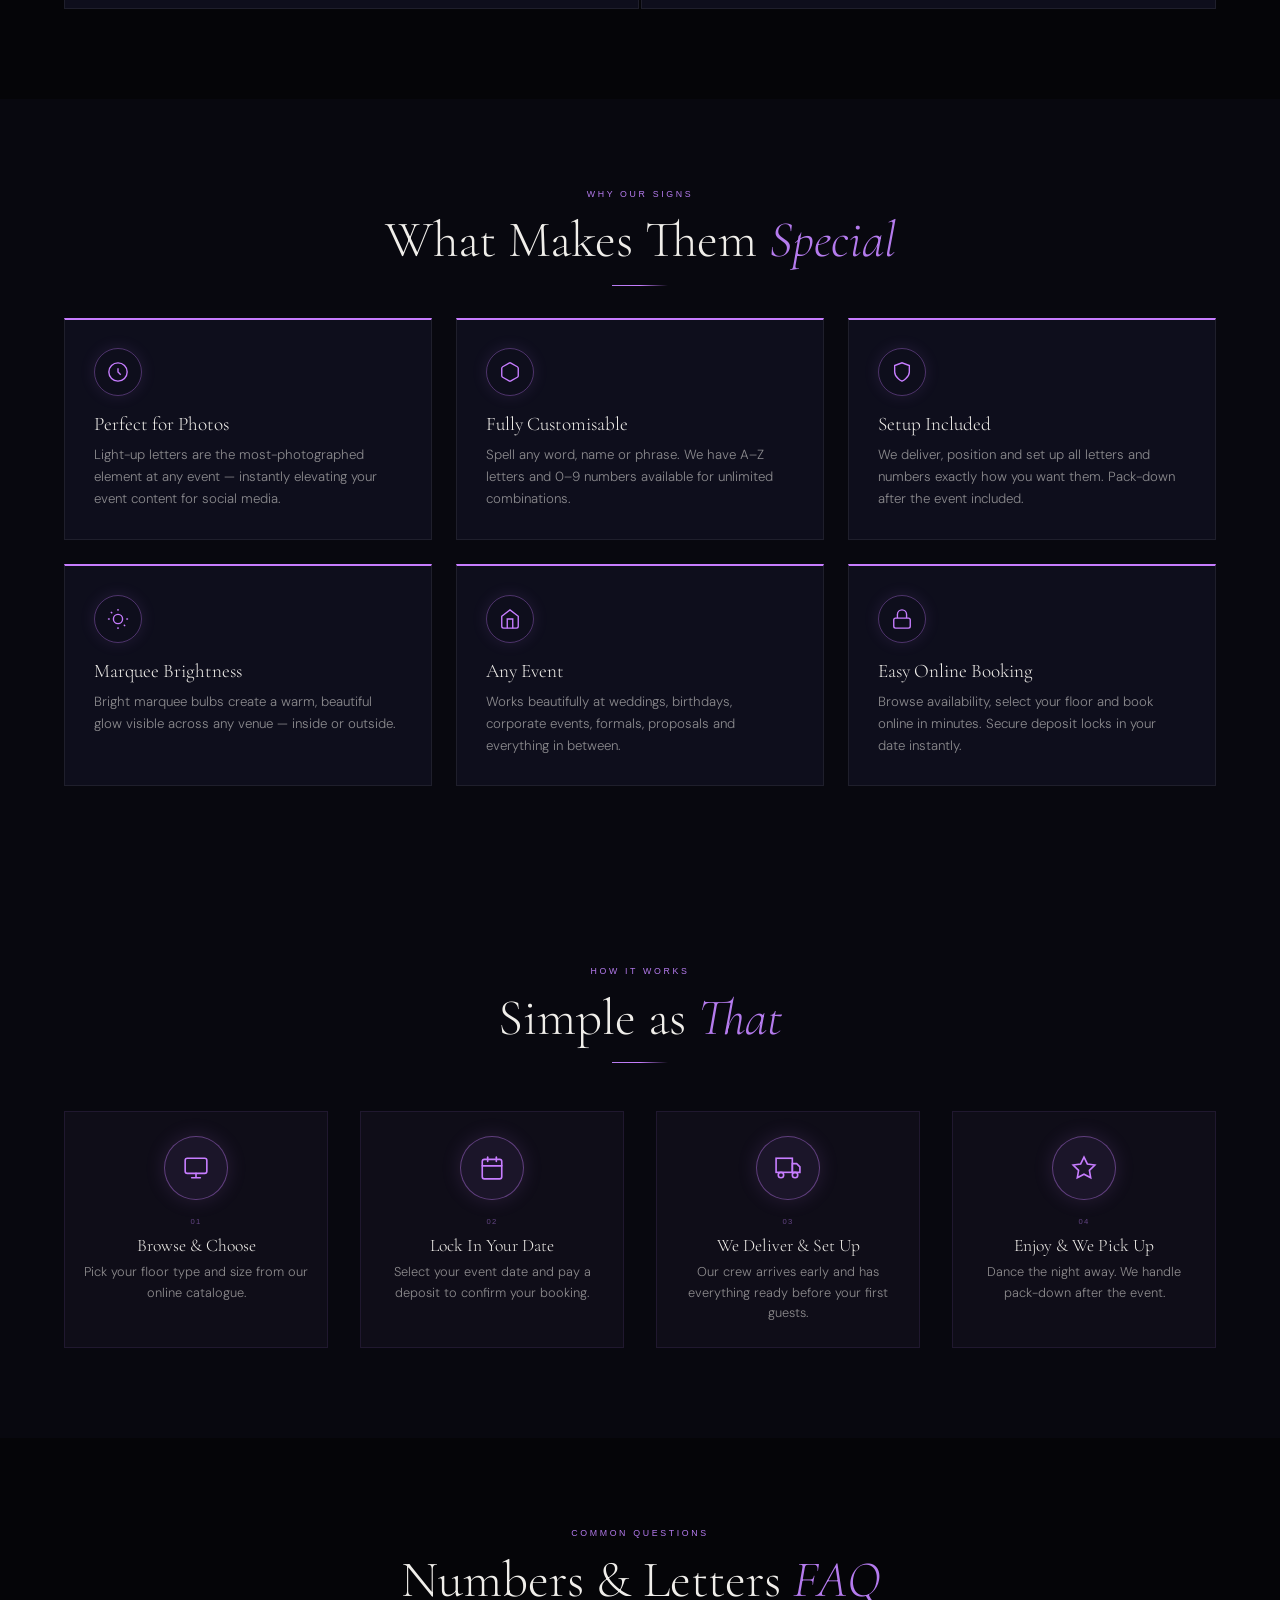
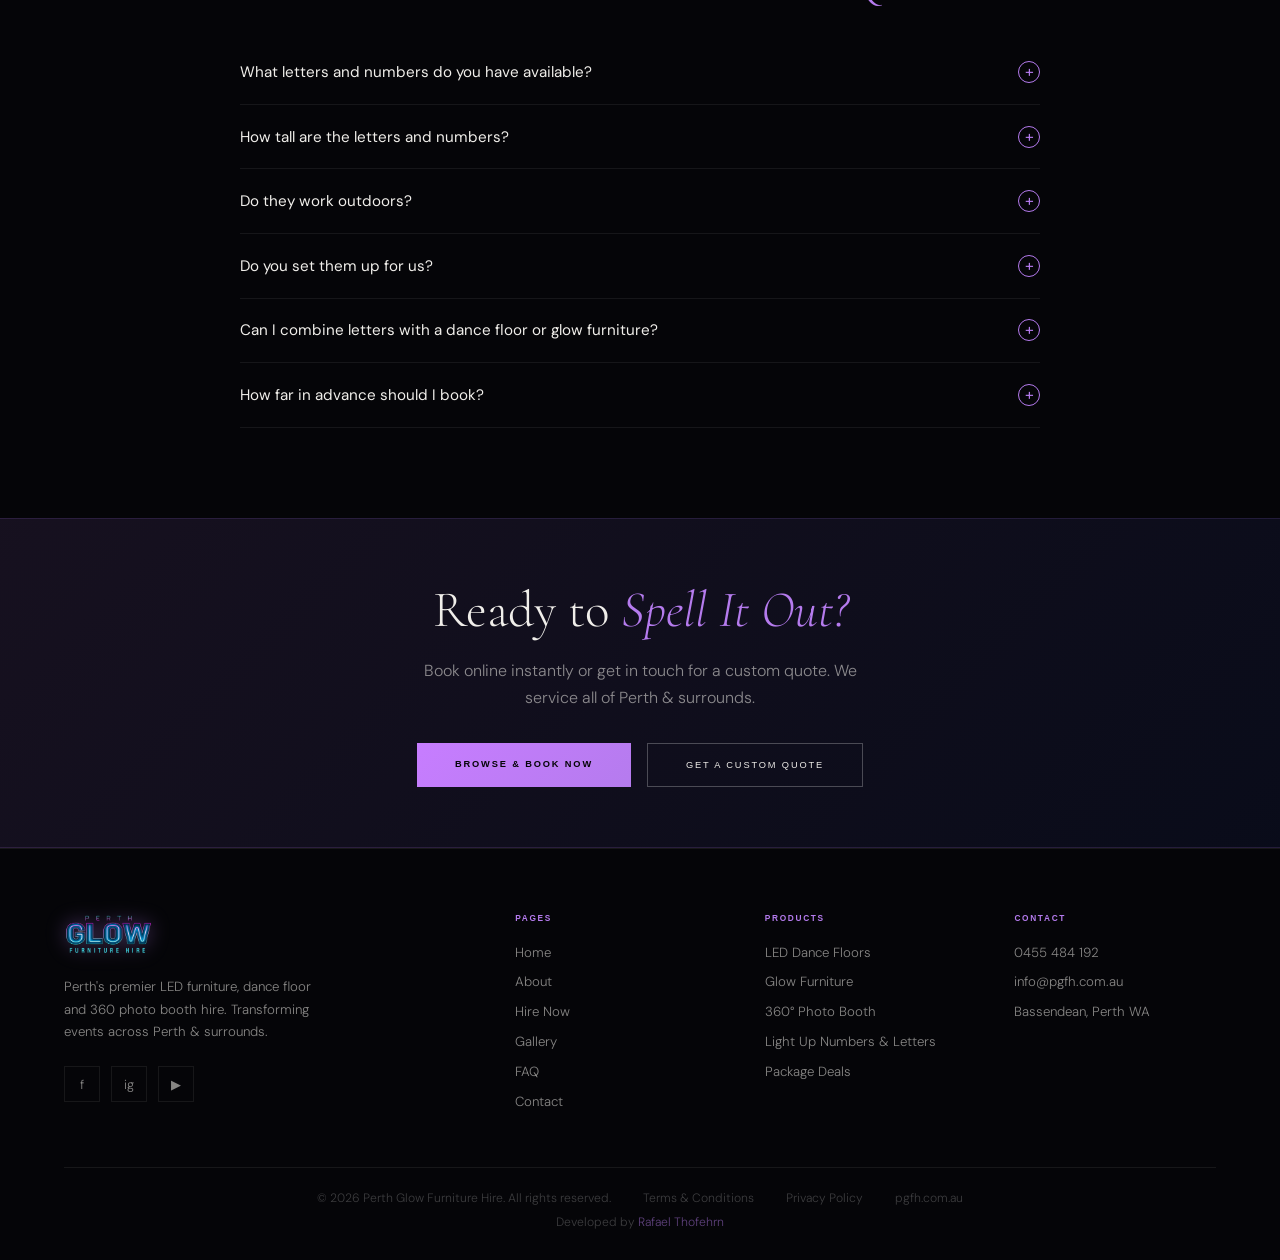
<file: numbers-letters.html>
<!DOCTYPE html>
<html lang="en">
<head>
<meta charset="UTF-8">
<meta name="viewport" content="width=device-width, initial-scale=1.0">
<title>Light Up Numbers & Letters Hire Perth | Marquee LED | Perth Glow</title>
<meta name="description" content="Light up numbers and letters hire in Perth — marquee LED letters, number signs and custom words. Perfect for birthdays, weddings and events. Book online.">
<link rel="preconnect" href="https://fonts.googleapis.com">
<link href="https://fonts.googleapis.com/css2?family=Cormorant+Garamond:ital,wght@0,300;0,400;0,600;1,300;1,400&family=Syncopate:wght@400;700&family=DM+Sans:opsz,wght@9..40,300;9..40,400;9..40,500&display=swap" rel="stylesheet">
<link rel="icon" type="image/x-icon" href="assets/favicon.ico">
<meta name="theme-color" content="#050508">
<style>section{padding:90px 5vw}

/* Page hero */
.page-hero{position:relative;height:70vh;min-height:480px;display:flex;align-items:center;justify-content:flex-start;overflow:hidden;margin-top:76px;padding:0 5vw}
.hero-bg{position:absolute;inset:0}
.hero-bg img{width:100%;height:100%;object-fit:cover;opacity:.4}
.hero-bg::after{content:'';position:absolute;inset:0;background:linear-gradient(to right,rgba(5,5,8,.9) 40%,rgba(5,5,8,.3) 100%)}
.hero-content{position:relative;z-index:2;max-width:600px;text-align:left}

/* ── NAV ── */
nav{position:fixed;top:0;left:0;right:0;z-index:1000;padding:0 5vw;height:76px;display:flex;align-items:center;justify-content:space-between;background:rgba(5,5,8,.92);backdrop-filter:blur(24px);border-bottom:1px solid var(--border)}
nav.scrolled{background:rgba(5,5,8,.92);backdrop-filter:blur(24px);border-bottom:1px solid var(--border)}
.nav-logo{display:flex;align-items:center;text-decoration:none}
.nav-logo img{height:44px;width:auto;filter:drop-shadow(0 0 14px rgba(181,123,238,.4))}
.nav-links{display:flex;gap:2.5rem;list-style:none;align-items:center}
.nav-links a{font-family:var(--display);font-size:.58rem;letter-spacing:.18em;color:var(--dim);text-decoration:none;text-transform:uppercase;transition:color .2s}
.nav-links a:hover,.nav-links a.active{color:var(--cyan)}
.nav-cta{border:1px solid var(--cyan)!important;color:var(--cyan)!important;padding:9px 22px!important;transition:all .2s!important}
.nav-cta:hover{background:var(--cyan)!important;color:var(--black)!important;box-shadow:0 0 24px rgba(181,123,238,.4)!important}
.hamburger{display:none;flex-direction:column;gap:5px;cursor:pointer;border:none;background:transparent;padding:4px}
.hamburger span{display:block;width:24px;height:1.5px;background:var(--white);transition:.3s}
.mobile-nav{display:none;position:fixed;inset:0;background:rgba(5,5,8,.97);backdrop-filter:blur(20px);z-index:999;flex-direction:column;align-items:center;justify-content:center;gap:2rem}
.mobile-nav.open{display:flex}
.mobile-nav a{font-family:var(--display);font-size:.9rem;letter-spacing:.25em;color:var(--white);text-decoration:none;text-transform:uppercase;transition:color .2s}
.mobile-nav a:hover{color:var(--cyan)}
.mob-close{position:absolute;top:24px;right:5vw;background:transparent;border:none;color:var(--white);font-size:1.4rem;cursor:pointer}
/* ── FOOTER ── */
footer{background:var(--black);border-top:1px solid var(--border);padding:64px 5vw 30px}
.f-top{display:grid;grid-template-columns:2fr 1fr 1fr 1fr;gap:3rem;margin-bottom:3.5rem;max-width:1300px;margin-left:auto;margin-right:auto}
.f-brand img{height:42px;filter:drop-shadow(0 0 10px rgba(181,123,238,.35))}
.f-brand p{color:var(--dim);font-size:.83rem;line-height:1.7;margin:1rem 0 1.4rem;max-width:270px}
.socials{display:flex;gap:.7rem}
.soc{width:36px;height:36px;border:1px solid var(--border);display:flex;align-items:center;justify-content:center;color:var(--dim);text-decoration:none;font-size:.8rem;transition:.2s}
.soc:hover{border-color:var(--cyan);color:var(--cyan)}
.f-col h4{font-family:var(--display);font-size:.52rem;letter-spacing:.2em;color:var(--cyan);margin-bottom:1.1rem;text-transform:uppercase}
.f-col ul{list-style:none;display:flex;flex-direction:column;gap:.55rem}
.f-col ul a{font-size:.83rem;color:var(--dim);text-decoration:none;transition:color .2s}
.f-col ul a:hover{color:var(--white)}
.f-bottom{border-top:1px solid var(--border);padding-top:1.4rem;display:flex;flex-direction:column;align-items:center;text-align:center;gap:.5rem;max-width:1300px;margin:0 auto}
.f-bottom-links{display:flex;gap:2rem;flex-wrap:wrap;justify-content:center;align-items:center}
.f-bottom p,.f-bottom a{font-size:.76rem;color:rgba(255,255,255,.22);text-decoration:none}
.f-bottom a:hover{color:var(--cyan)}
.f-credit{font-size:.7rem;color:rgba(255,255,255,.18)}
.f-credit a{color:rgba(181,123,238,.5);text-decoration:none}
.f-credit a:hover{color:var(--cyan)}

:root{--black:#050508;--deep:#08080f;--card:#0e0e1c;--border:rgba(255,255,255,0.07);--white:#f0eeea;--dim:rgba(240,238,234,0.55);--cyan:#b57bee;--purple:#c77dff;--display:'Syncopate',sans-serif;--serif:'Cormorant Garamond',serif;--body:'DM Sans',sans-serif}
*,*::before,*::after{box-sizing:border-box;margin:0;padding:0}
html{scroll-behavior:smooth}
body{background:var(--black);color:var(--white);font-family:var(--body);font-weight:300;overflow-x:hidden}
body::after{content:'';position:fixed;inset:0;background-image:url("data:image/svg+xml,%3Csvg viewBox='0 0 200 200' xmlns='http://www.w3.org/2000/svg'%3E%3Cfilter id='n'%3E%3CfeTurbulence type='fractalNoise' baseFrequency='0.9' numOctaves='4' stitchTiles='stitch'/%3E%3C/filter%3E%3Crect width='100%25' height='100%25' filter='url(%23n)' opacity='0.05'/%3E%3C/svg%3E");pointer-events:none;z-index:9998;opacity:.3;mix-blend-mode:overlay}
.nav-logo img{height:44px;filter:drop-shadow(0 0 14px rgba(181,123,238,.4))}
.nav-links a{font-family:var(--display);font-size:.58rem;letter-spacing:.18em;color:var(--dim);text-decoration:none;text-transform:uppercase;transition:color .2s}
.nav-links a:hover{color:var(--cyan)}
.mobile-
.wrap{max-width:1300px;margin:0 auto}
.label{font-family:var(--display);font-size:.55rem;letter-spacing:.3em;color:var(--cyan);text-transform:uppercase;margin-bottom:.9rem}
.h1{font-family:var(--serif);font-size:clamp(3rem,7vw,6rem);font-weight:300;line-height:.95}
.h1 em{font-style:italic;color:var(--cyan);text-shadow:0 0 40px rgba(181,123,238,.45)}
.h2{font-family:var(--serif);font-size:clamp(2rem,4vw,3.2rem);font-weight:300;line-height:1.08;margin-bottom:1rem}
.h2 em{font-style:italic;color:var(--cyan)}
.rule{width:56px;height:1px;background:linear-gradient(to right,var(--cyan),var(--purple),transparent);margin-bottom:2rem}
.body-txt{color:var(--dim);line-height:1.85;font-size:.95rem;margin-bottom:1rem}
.btn{font-family:var(--display);font-size:.58rem;letter-spacing:.2em;text-transform:uppercase;padding:16px 38px;text-decoration:none;display:inline-block;transition:.3s;cursor:pointer;border:none}
.btn-fill{background:linear-gradient(135deg,var(--purple),var(--cyan));color:var(--black);font-weight:700}
.btn-fill:hover{box-shadow:0 0 40px rgba(181,123,238,.5);transform:translateY(-2px)}
.btn-ghost{background:transparent;color:var(--white);border:1px solid rgba(255,255,255,.25)}
.btn-ghost:hover{border-color:var(--cyan);color:var(--cyan)}

/* Hero */
.hero-bg{position:absolute;inset:0}
.hero-bg img{width:100%;height:100%;object-fit:cover;opacity:.4}
.hero-bg::after{content:'';position:absolute;inset:0;background:linear-gradient(to right,rgba(5,5,8,.9) 40%,rgba(5,5,8,.3) 100%)}
.hero-content{position:relative;z-index:2;max-width:600px}
.hero-content .label{display:block;margin-bottom:1rem}
.hero-btns{display:flex;gap:1rem;flex-wrap:wrap;margin-top:2rem}

/* Options: 2 cards */
.options-grid{display:grid;grid-template-columns:1fr 1fr;gap:2px;margin-top:2.5rem}
.option-card{background:var(--card);border:1px solid var(--border);overflow:hidden;position:relative;transition:border-color .3s,transform .3s}
.option-card::before{content:'';position:absolute;top:0;left:0;right:0;height:2px;background:linear-gradient(to right,var(--purple),var(--cyan));opacity:0;transition:opacity .3s;z-index:2}
.option-card:hover{border-color:rgba(181,123,238,.3);transform:translateY(-4px)}
.option-card:hover::before{opacity:1}
.option-img{height:280px;overflow:hidden;position:relative}
.option-img img{width:100%;height:100%;object-fit:cover;opacity:.75;transition:transform .6s ease}
.option-card:hover .option-img img{transform:scale(1.04)}
.option-img-grad{position:absolute;inset:0;background:linear-gradient(to bottom,transparent 50%,var(--card) 100%)}
.option-badge{position:absolute;top:1rem;left:1rem;font-family:var(--display);font-size:.44rem;letter-spacing:.18em;background:linear-gradient(135deg,var(--purple),var(--cyan));color:var(--black);padding:5px 12px;font-weight:700;z-index:3}
.option-body{padding:2rem}
.option-name{font-family:var(--serif);font-size:1.8rem;font-weight:300;margin-bottom:.6rem}
.option-desc{color:var(--dim);font-size:.88rem;line-height:1.75;margin-bottom:1.5rem}
.option-features{list-style:none;display:flex;flex-direction:column;gap:.5rem;margin-bottom:1.8rem}
.option-features li{font-size:.85rem;color:var(--dim);display:flex;align-items:flex-start;gap:10px}
.option-features li::before{content:'';width:6px;height:6px;border-radius:50%;background:var(--purple);box-shadow:0 0 8px var(--purple);flex-shrink:0;margin-top:6px}

/* Features grid */
.features-grid{display:grid;grid-template-columns:repeat(3,1fr);gap:1.5rem;margin-top:2rem}
.feat-item{background:var(--card);border:1px solid var(--border);padding:1.8rem;border-top:2px solid var(--purple);transition:transform .3s,border-color .3s}
.feat-item:hover{transform:translateY(-3px);border-top-color:var(--cyan)}
.feat-icon{width:48px;height:48px;border-radius:50%;border:1px solid rgba(199,125,255,.35);display:flex;align-items:center;justify-content:center;color:var(--purple);margin-bottom:1rem;box-shadow:0 0 16px rgba(181,123,238,.12)}
.feat-icon svg{width:22px;height:22px}
.feat-item h3{font-family:var(--serif);font-size:1.2rem;font-weight:300;margin-bottom:.5rem}
.feat-item p{font-size:.83rem;color:var(--dim);line-height:1.65}

/* Process */
.process-section{background:var(--deep)}
.proc-row{display:grid;grid-template-columns:repeat(4,1fr);gap:2rem;margin-top:3rem}

.proc-card{text-align:center;padding:1.5rem 1rem;background:rgba(181,123,238,.04);border:1px solid rgba(181,123,238,.1);transition:border-color .3s,transform .3s;position:relative;z-index:1}
.proc-card:hover{border-color:rgba(181,123,238,.25);transform:translateY(-4px)}
.proc-glow-icon{width:64px;height:64px;border-radius:50%;border:1px solid rgba(199,125,255,.4);display:flex;align-items:center;justify-content:center;margin:0 auto 1rem;color:var(--purple);background:rgba(181,123,238,.08);box-shadow:0 0 20px rgba(181,123,238,.15);transition:box-shadow .3s}
.proc-card:hover .proc-glow-icon{box-shadow:0 0 35px rgba(199,125,255,.3)}
.proc-card .num{font-family:var(--display);font-size:.48rem;letter-spacing:.15em;color:rgba(181,123,238,.5);margin-bottom:.4rem}
.proc-card h4{font-family:var(--serif);font-size:1.1rem;font-weight:300;margin-bottom:.4rem}
.proc-card p{font-size:.8rem;color:var(--dim);line-height:1.6}

/* FAQ */
.faq-list{max-width:800px;margin:2rem auto 0}
.faq-item{border-bottom:1px solid var(--border)}
.faq-q{width:100%;background:transparent;border:none;color:var(--white);font-family:var(--body);font-size:.95rem;font-weight:400;text-align:left;padding:1.3rem 0;cursor:pointer;display:flex;justify-content:space-between;align-items:center;gap:1rem}
.faq-icon{flex-shrink:0;width:22px;height:22px;border:1px solid var(--cyan);border-radius:50%;display:flex;align-items:center;justify-content:center;color:var(--cyan);font-size:1rem;line-height:1;transition:transform .3s,background .3s}
.faq-item.open .faq-icon{transform:rotate(45deg);background:var(--cyan);color:var(--black)}
.faq-a{max-height:0;overflow:hidden;transition:max-height .4s ease,padding .3s;font-size:.88rem;color:var(--dim);line-height:1.85}
.faq-item.open .faq-a{max-height:300px;padding-bottom:1.3rem}

/* CTA band */
.cta-band{background:linear-gradient(135deg,rgba(181,123,238,.1),rgba(67,97,238,.08));border-top:1px solid rgba(181,123,238,.15);border-bottom:1px solid rgba(181,123,238,.15);padding:60px 5vw;text-align:center}
.cta-band h2{font-family:var(--serif);font-size:clamp(2rem,4vw,3.2rem);font-weight:300;margin-bottom:1rem}
.cta-band h2 em{font-style:italic;color:var(--cyan)}
.cta-band p{color:var(--dim);max-width:480px;margin:0 auto 2rem;line-height:1.7}
.cta-band .btns{display:flex;gap:1rem;justify-content:center;flex-wrap:wrap}

/* Footer */










[data-anim]{opacity:0;transition:opacity .7s ease,transform .7s ease}
[data-anim="up"]{transform:translateY(40px)}
[data-anim="left"]{transform:translateX(-40px)}
[data-anim="right"]{transform:translateX(40px)}
[data-anim].anim-in{opacity:1!important;transform:none!important}
[data-anim-group]>*{opacity:0;transform:translateY(32px);transition:opacity .6s ease,transform .6s ease}
[data-anim-group]>*.anim-in{opacity:1;transform:none}
[data-anim-group]>*:nth-child(1){transition-delay:0s}
[data-anim-group]>*:nth-child(2){transition-delay:.1s}
[data-anim-group]>*:nth-child(3){transition-delay:.2s}
[data-anim-group]>*:nth-child(4){transition-delay:.3s}
body{animation:pageFadeIn .4s ease both}
@keyframes pageFadeIn{from{opacity:0}to{opacity:1}}












@media(max-width:1100px){
  .f-top{grid-template-columns:1fr 1fr}
  .options-grid{grid-template-columns:1fr!important}
  .features-grid{grid-template-columns:1fr 1fr!important}
  .proc-row{grid-template-columns:1fr 1fr!important}
}
@media(max-width:720px){
  .nav-links{display:none}
  .hamburger{display:flex}
  .f-top{grid-template-columns:1fr}
  .f-bottom-links{flex-direction:column;gap:.6rem}
  .options-grid{grid-template-columns:1fr!important}
  .features-grid{grid-template-columns:1fr!important}
  .proc-row{grid-template-columns:1fr 1fr!important}
  .proc-row::before{display:none}
  .faq-list{text-align:left}
  .btns,.hero-btns{justify-content:center!important;flex-wrap:wrap}
  .page-hero{min-height:280px}

  .f-top{grid-template-columns:1fr}
  .f-brand{text-align:center}
  .f-brand p{margin-left:auto;margin-right:auto}
  .socials{justify-content:center}
  .f-col{text-align:center}
  .f-col ul{align-items:center}
  .f-bottom-links{flex-direction:column;gap:.5rem}
}
</style>
<link rel="stylesheet" href="assets/global.css">
</head>
<body>
<nav>
  <a href="index.html" class="nav-logo"><img src="assets/logo-transparent.png" alt="Perth Glow Furniture Hire"></a>
  <ul class="nav-links">
    <li><a href="index.html">Home</a></li><li><a href="about.html">About</a></li><li><a href="hire.html" class="active">Hire Now</a></li><li><a href="gallery.html">Gallery</a></li><li><a href="faq.html">FAQ</a></li><li><a href="contact.html" class="nav-cta">Get a Quote</a></li>
  </ul>
  <button class="hamburger" onclick="toggleMob()"><span></span><span></span><span></span></button>
</nav>
<div class="mobile-nav" id="mobNav">
  <button class="mob-close" onclick="toggleMob()">✕</button>
  <a href="index.html" onclick="toggleMob()">Home</a><a href="about.html" onclick="toggleMob()">About</a><a href="hire.html" onclick="toggleMob()">Hire Now</a><a href="gallery.html" onclick="toggleMob()">Gallery</a><a href="faq.html" onclick="toggleMob()">FAQ</a><a href="contact.html" onclick="toggleMob()">Contact</a>
</div>

<!-- HERO -->
<div class="page-hero">
  <div class="hero-bg"><img src="assets/disco-letters.jpg" alt="Light Up Numbers and Letters hire Perth"></div>
  <div class="hero-content">
    <span class="label">Perth Light Up Numbers & Letters Hire</span>
    <h1 class="h1">Light Up<br><em>Numbers & Letters</em></h1>
    <p style="color:var(--dim);font-size:.95rem;line-height:1.7;max-width:440px;margin-top:1rem">Spell out your name, age, LOVE, DISCO or anything you like. Our marquee LED letters and numbers are the perfect backdrop for any event photo.</p>
    <div class="hero-btns">
      <a href="hire.html" class="btn btn-fill">Browse & Book Now</a>
      <a href="contact.html" class="btn btn-ghost">Get a Quote</a>
    </div>
  </div>
</div>

<!-- OPTIONS -->
<section>
  <div class="wrap">
    <div data-anim="up" style="text-align:center;max-width:560px;margin:0 auto 0">
      <p class="label">Two Options</p>
      <h2 class="h2">Numbers or <em>Letters?</em></h2>
      <div class="rule" style="margin:0 auto"></div>
    </div>
    <div class="options-grid" data-anim-group>

      <!-- Option 1: 3rd Gen Infinity -->
      <div class="option-card">
        <div class="option-img">
          <img src="assets/dance-floor-30.jpg" alt="Light Up Numbers Perth hire">
          <div class="option-img-grad"></div>
          <div class="option-badge">NUMBERS</div>
        </div>
        <div class="option-body">
          <h3 class="option-name">Light Up Numbers</h3>
          <p class="option-desc">Celebrate any milestone in style — our marquee light-up numbers are perfect for 18ths, 21sts, 30ths, 40ths, 50ths and beyond. Available in individual digits and combined numbers.</p>
          <ul class="option-features">
            <li>Individual numbers 0–9 available</li>
            <li>Bright marquee bulb illumination</li>
            <li>Approx. 1.2m tall — impressive at any venue</li>
            <li>Indoor and outdoor suitable</li>
            <li>Delivery & setup included</li>
          </ul>
          <a href="hire.html" class="btn btn-fill">Book This Floor</a>
        </div>
      </div>

      <!-- Option 2: Digital -->
      <div class="option-card">
        <div class="option-img">
          <img src="assets/disco-letters.jpg" alt="Light Up Letters Perth hire">
          <div class="option-img-grad"></div>
          <div class="option-badge" style="background:rgba(14,14,28,.85);border:1px solid var(--purple);color:var(--purple)">LETTERS</div>
        </div>
        <div class="option-body">
          <h3 class="option-name">Light Up Letters</h3>
          <p class="option-desc">Spell out LOVE, DISCO, your name, a hashtag or a custom word. Our individual letters can be arranged in any combination — the perfect personalised backdrop for photos and videos.</p>
          <ul class="option-features">
            <li>Full A–Z alphabet available</li>
            <li>Custom words and phrases</li>
            <li>Bright marquee bulb illumination</li>
            <li>Approx. 1.2m tall</li>
            <li>Indoor and outdoor suitable</li>
          </ul>
          <a href="hire.html" class="btn btn-fill">Book This Floor</a>
        </div>
      </div>

    </div>
  </div>
</section>

<!-- FEATURES -->
<section style="background:var(--deep);padding:90px 5vw">
  <div class="wrap">
    <div data-anim="up" style="text-align:center;max-width:560px;margin:0 auto 0">
      <p class="label">Why Our Signs</p>
      <h2 class="h2">What Makes Them <em>Special</em></h2>
      <div class="rule" style="margin:0 auto"></div>
    </div>
    <div class="features-grid" data-anim-group>
      <div class="feat-item">
        <div class="feat-icon"><svg viewBox="0 0 24 24" fill="none" stroke="currentColor" stroke-width="1.5"><path d="M12 22c5.523 0 10-4.477 10-10S17.523 2 12 2 2 6.477 2 12s4.477 10 10 10z"/><path d="M12 8v4l3 3"/></svg></div>
        <h3>Perfect for Photos</h3>
        <p>Light-up letters are the most-photographed element at any event — instantly elevating your event content for social media.</p>
      </div>
      <div class="feat-item">
        <div class="feat-icon"><svg viewBox="0 0 24 24" fill="none" stroke="currentColor" stroke-width="1.5"><path d="M21 16V8a2 2 0 0 0-1-1.73l-7-4a2 2 0 0 0-2 0l-7 4A2 2 0 0 0 3 8v8a2 2 0 0 0 1 1.73l7 4a2 2 0 0 0 2 0l7-4A2 2 0 0 0 21 16z"/></svg></div>
        <h3>Fully Customisable</h3>
        <p>Spell any word, name or phrase. We have A–Z letters and 0–9 numbers available for unlimited combinations.</p>
      </div>
      <div class="feat-item">
        <div class="feat-icon"><svg viewBox="0 0 24 24" fill="none" stroke="currentColor" stroke-width="1.5"><path d="M12 22s8-4 8-10V5l-8-3-8 3v7c0 6 8 10 8 10z"/></svg></div>
        <h3>Setup Included</h3>
        <p>We deliver, position and set up all letters and numbers exactly how you want them. Pack-down after the event included.</p>
      </div>
      <div class="feat-item">
        <div class="feat-icon"><svg viewBox="0 0 24 24" fill="none" stroke="currentColor" stroke-width="1.5"><circle cx="12" cy="12" r="5"/><line x1="12" y1="1" x2="12" y2="3"/><line x1="12" y1="21" x2="12" y2="23"/><line x1="4.22" y1="4.22" x2="5.64" y2="5.64"/><line x1="18.36" y1="18.36" x2="19.78" y2="19.78"/><line x1="1" y1="12" x2="3" y2="12"/><line x1="21" y1="12" x2="23" y2="12"/></svg></div>
        <h3>Marquee Brightness</h3>
        <p>Bright marquee bulbs create a warm, beautiful glow visible across any venue — inside or outside.</p>
      </div>
      <div class="feat-item">
        <div class="feat-icon"><svg viewBox="0 0 24 24" fill="none" stroke="currentColor" stroke-width="1.5"><path d="M3 9l9-7 9 7v11a2 2 0 0 1-2 2H5a2 2 0 0 1-2-2z"/><polyline points="9 22 9 12 15 12 15 22"/></svg></div>
        <h3>Any Event</h3>
        <p>Works beautifully at weddings, birthdays, corporate events, formals, proposals and everything in between.</p>
      </div>
      <div class="feat-item">
        <div class="feat-icon"><svg viewBox="0 0 24 24" fill="none" stroke="currentColor" stroke-width="1.5"><rect x="3" y="11" width="18" height="11" rx="2"/><path d="M7 11V7a5 5 0 0 1 10 0v4"/></svg></div>
        <h3>Easy Online Booking</h3>
        <p>Browse availability, select your floor and book online in minutes. Secure deposit locks in your date instantly.</p>
      </div>
    </div>
  </div>
</section>

<!-- PROCESS -->
<section class="process-section" style="padding:90px 5vw">
  <div class="wrap">
    <div data-anim="up" style="text-align:center;max-width:560px;margin:0 auto 0">
      <p class="label">How It Works</p>
      <h2 class="h2">Simple as <em>That</em></h2>
      <div class="rule" style="margin:0 auto"></div>
    </div>
    <div class="proc-row" data-anim-group>
      <div class="proc-card">
        <div class="proc-glow-icon"><svg width="26" height="26" viewBox="0 0 24 24" fill="none" stroke="currentColor" stroke-width="1.5" stroke-linecap="round"><rect x="2" y="3" width="20" height="14" rx="2"/><path d="M8 21h8M12 17v4"/></svg></div>
        <p class="num">01</p><h4>Browse & Choose</h4>
        <p>Pick your floor type and size from our online catalogue.</p>
      </div>
      <div class="proc-card">
        <div class="proc-glow-icon"><svg width="26" height="26" viewBox="0 0 24 24" fill="none" stroke="currentColor" stroke-width="1.5" stroke-linecap="round"><rect x="3" y="4" width="18" height="18" rx="2"/><line x1="16" y1="2" x2="16" y2="6"/><line x1="8" y1="2" x2="8" y2="6"/><line x1="3" y1="10" x2="21" y2="10"/></svg></div>
        <p class="num">02</p><h4>Lock In Your Date</h4>
        <p>Select your event date and pay a deposit to confirm your booking.</p>
      </div>
      <div class="proc-card">
        <div class="proc-glow-icon"><svg width="26" height="26" viewBox="0 0 24 24" fill="none" stroke="currentColor" stroke-width="1.5" stroke-linecap="round"><rect x="1" y="3" width="15" height="13"/><polygon points="16 8 20 8 23 11 23 16 16 16 16 8"/><circle cx="5.5" cy="18.5" r="2.5"/><circle cx="18.5" cy="18.5" r="2.5"/></svg></div>
        <p class="num">03</p><h4>We Deliver & Set Up</h4>
        <p>Our crew arrives early and has everything ready before your first guests.</p>
      </div>
      <div class="proc-card">
        <div class="proc-glow-icon"><svg width="26" height="26" viewBox="0 0 24 24" fill="none" stroke="currentColor" stroke-width="1.5" stroke-linecap="round"><polygon points="12 2 15.09 8.26 22 9.27 17 14.14 18.18 21.02 12 17.77 5.82 21.02 7 14.14 2 9.27 8.91 8.26 12 2"/></svg></div>
        <p class="num">04</p><h4>Enjoy & We Pick Up</h4>
        <p>Dance the night away. We handle pack-down after the event.</p>
      </div>
    </div>
  </div>
</section>

<!-- FAQ -->
<section>
  <div class="wrap">
    <div data-anim="up" style="text-align:center;max-width:560px;margin:0 auto 2rem">
      <p class="label">Common Questions</p>
      <h2 class="h2">Numbers & Letters <em>FAQ</em></h2>
    </div>
    <div class="faq-list">
      <div class="faq-item"><button class="faq-q" onclick="toggleFaq(this)">What letters and numbers do you have available?<span class="faq-icon">+</span></button><div class="faq-a">We have the full A–Z alphabet and numbers 0–9. This means you can spell any name, word, phrase or number combination you like. Popular choices include LOVE, DISCO, names, ages (like 21, 30, 40, 50) and custom words.</div></div>
      <div class="faq-item"><button class="faq-q" onclick="toggleFaq(this)">How tall are the letters and numbers?<span class="faq-icon">+</span></button><div class="faq-a">Our marquee letters and numbers are approximately 1.2 metres tall — large enough to be impressive in any venue and visible in photos from across the room. They're freestanding and don't require any wall mounting.</div></div>
      <div class="faq-item"><button class="faq-q" onclick="toggleFaq(this)">Do they work outdoors?<span class="faq-icon">+</span></button><div class="faq-a">Yes — our light-up letters and numbers work both indoors and outdoors. For outdoor events, we recommend a sheltered location away from direct rain to protect the electrical components. We'll discuss the best setup with you at booking.</div></div>
      <div class="faq-item"><button class="faq-q" onclick="toggleFaq(this)">Do you set them up for us?<span class="faq-icon">+</span></button><div class="faq-a">Yes. We handle delivery, positioning and setup — including spacing and arrangement exactly as you want it. Pack-down after the event is also included. You just show up and enjoy.</div></div>
      <div class="faq-item"><button class="faq-q" onclick="toggleFaq(this)">Can I combine letters with a dance floor or glow furniture?<span class="faq-icon">+</span></button><div class="faq-a">Absolutely — light-up letters look stunning alongside our dance floors and glow furniture. Many clients hire all three for a complete, cohesive event setup. Contact us for a custom package quote.</div></div>
      <div class="faq-item"><button class="faq-q" onclick="toggleFaq(this)">How far in advance should I book?<span class="faq-icon">+</span></button><div class="faq-a">We recommend 2–4 weeks minimum. Peak dates like NYE, school formals and long weekends fill up fast. A 30% deposit secures your booking — balance due 7 days before the event.</div></div>
    </div>
  </div>
</section>

<!-- CTA -->
<div class="cta-band">
  <h2>Ready to <em>Spell It Out?</em></h2>
  <p>Book online instantly or get in touch for a custom quote. We service all of Perth & surrounds.</p>
  <div class="btns">
    <a href="hire.html" class="btn btn-fill">Browse & Book Now</a>
    <a href="contact.html" class="btn btn-ghost">Get a Custom Quote</a>
  </div>
</div>

<footer>
  <div class="f-top">
    <div class="f-brand">
      <img src="assets/logo-transparent.png" alt="Perth Glow Furniture Hire">
      <p>Perth's premier LED furniture, dance floor and 360 photo booth hire. Transforming events across Perth & surrounds.</p>
      <div class="socials">
        <a href="https://www.facebook.com/PerthGLOWFurnitureHire" target="_blank" class="soc">f</a>
        <a href="https://www.instagram.com/perth_glow_furniture_hire/" target="_blank" class="soc">ig</a>
        <a href="https://www.youtube.com/channel/UCYcpUvd9s-UxPmfELeZsySg" target="_blank" class="soc">▶</a>
      </div>
    </div>
    <div class="f-col"><h4>Pages</h4><ul>
      <li><a href="index.html">Home</a></li>
      <li><a href="about.html">About</a></li>
      <li><a href="hire.html">Hire Now</a></li>
      <li><a href="gallery.html">Gallery</a></li>
      <li><a href="faq.html">FAQ</a></li>
      <li><a href="contact.html">Contact</a></li>
    </ul></div>
    <div class="f-col"><h4>Products</h4><ul>
      <li><a href="dance-floor.html">LED Dance Floors</a></li>
      <li><a href="glow-furniture.html">Glow Furniture</a></li>
      <li><a href="photo-booth.html">360° Photo Booth</a></li>
      <li><a href="numbers-letters.html">Light Up Numbers & Letters</a></li>
      <li><a href="hire.html">Package Deals</a></li>
    </ul></div>
    <div class="f-col"><h4>Contact</h4><ul>
      <li><a href="tel:0455484192">0455 484 192</a></li>
      <li><a href="mailto:info@pgfh.com.au">info@pgfh.com.au</a></li>
      <li><a>Bassendean, Perth WA</a></li>
    </ul></div>
  </div>
  <div class="f-bottom">
    <div class="f-bottom-links">
      <p>© 2026 Perth Glow Furniture Hire. All rights reserved.</p>
      <a href="terms.html">Terms & Conditions</a>
      <a href="terms.html">Privacy Policy</a>
      <a href="https://pgfh.com.au">pgfh.com.au</a>
    </div>
    <p class="f-credit">Developed by <a href="https://rafatofen.netlify.app" target="_blank">Rafael Thofehrn</a></p>
  </div>
</footer>
<script>
function toggleMob(){document.getElementById('mobNav').classList.toggle('open');document.body.style.overflow=document.getElementById('mobNav').classList.contains('open')?'hidden':'';}
function toggleFaq(btn){var item=btn.closest('.faq-item');var isOpen=item.classList.contains('open');document.querySelectorAll('.faq-item.open').forEach(function(i){i.classList.remove('open')});if(!isOpen)item.classList.add('open');}
document.addEventListener('DOMContentLoaded',function(){var obs=new IntersectionObserver(function(entries){entries.forEach(function(e){if(e.isIntersecting){e.target.classList.add('anim-in');obs.unobserve(e.target);}});},{threshold:.1,rootMargin:'0px 0px -50px 0px'});document.querySelectorAll('[data-anim]').forEach(function(el){obs.observe(el)});document.querySelectorAll('[data-anim-group]').forEach(function(g){g.querySelectorAll(':scope > *').forEach(function(c){obs.observe(c)})});});
</script>
</body>
</html>
</file>
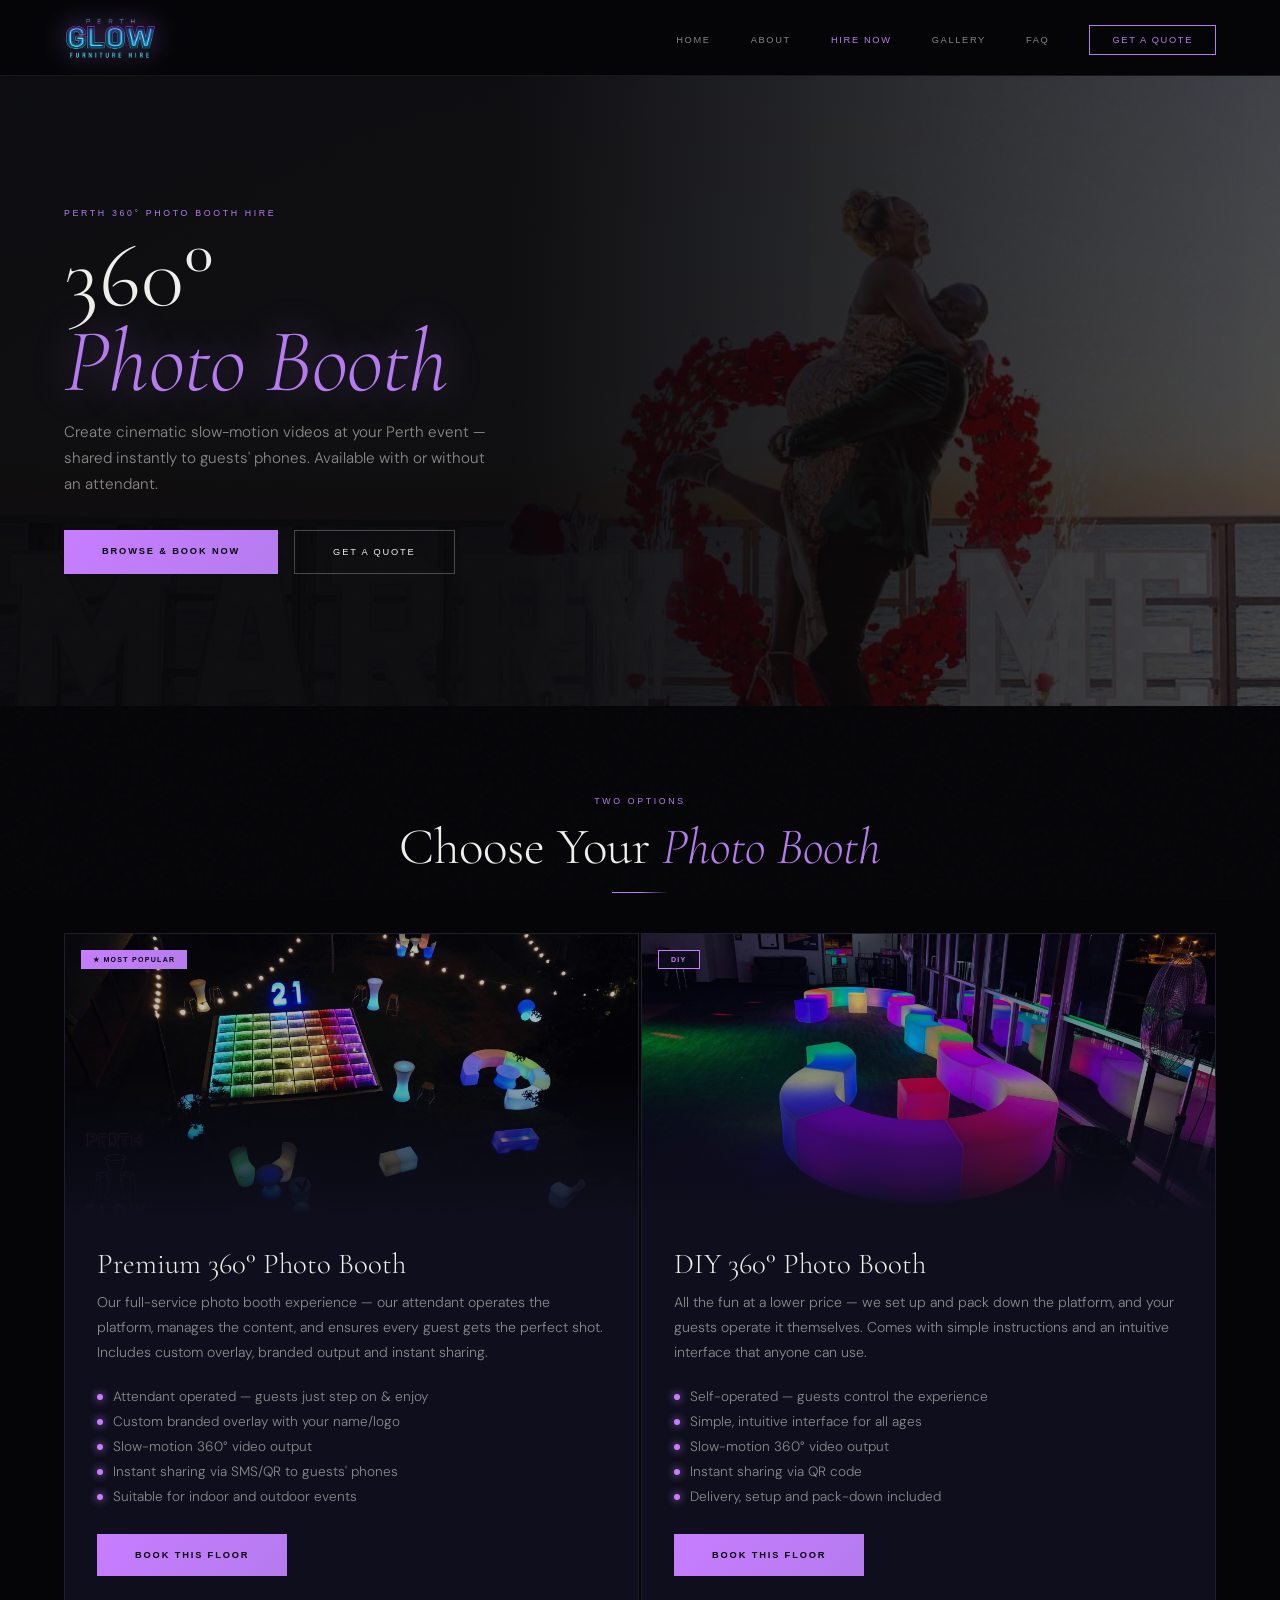
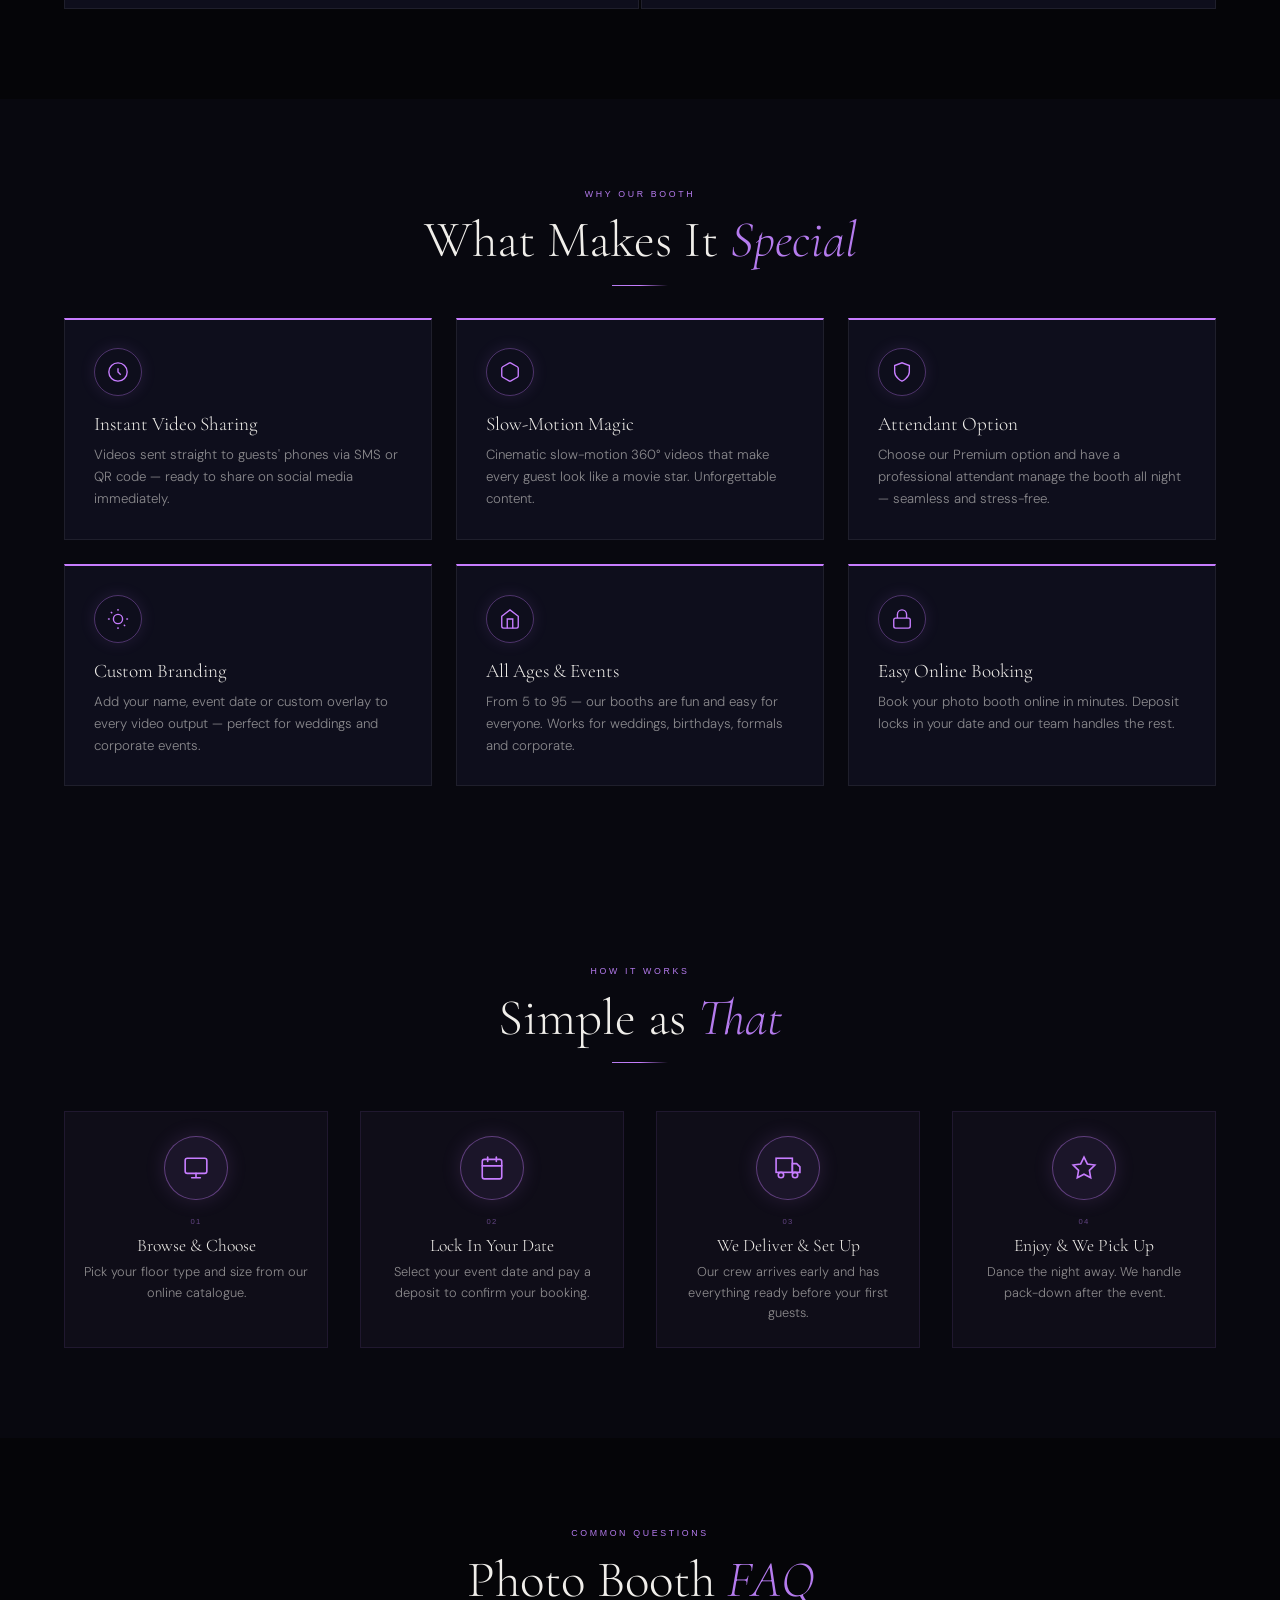
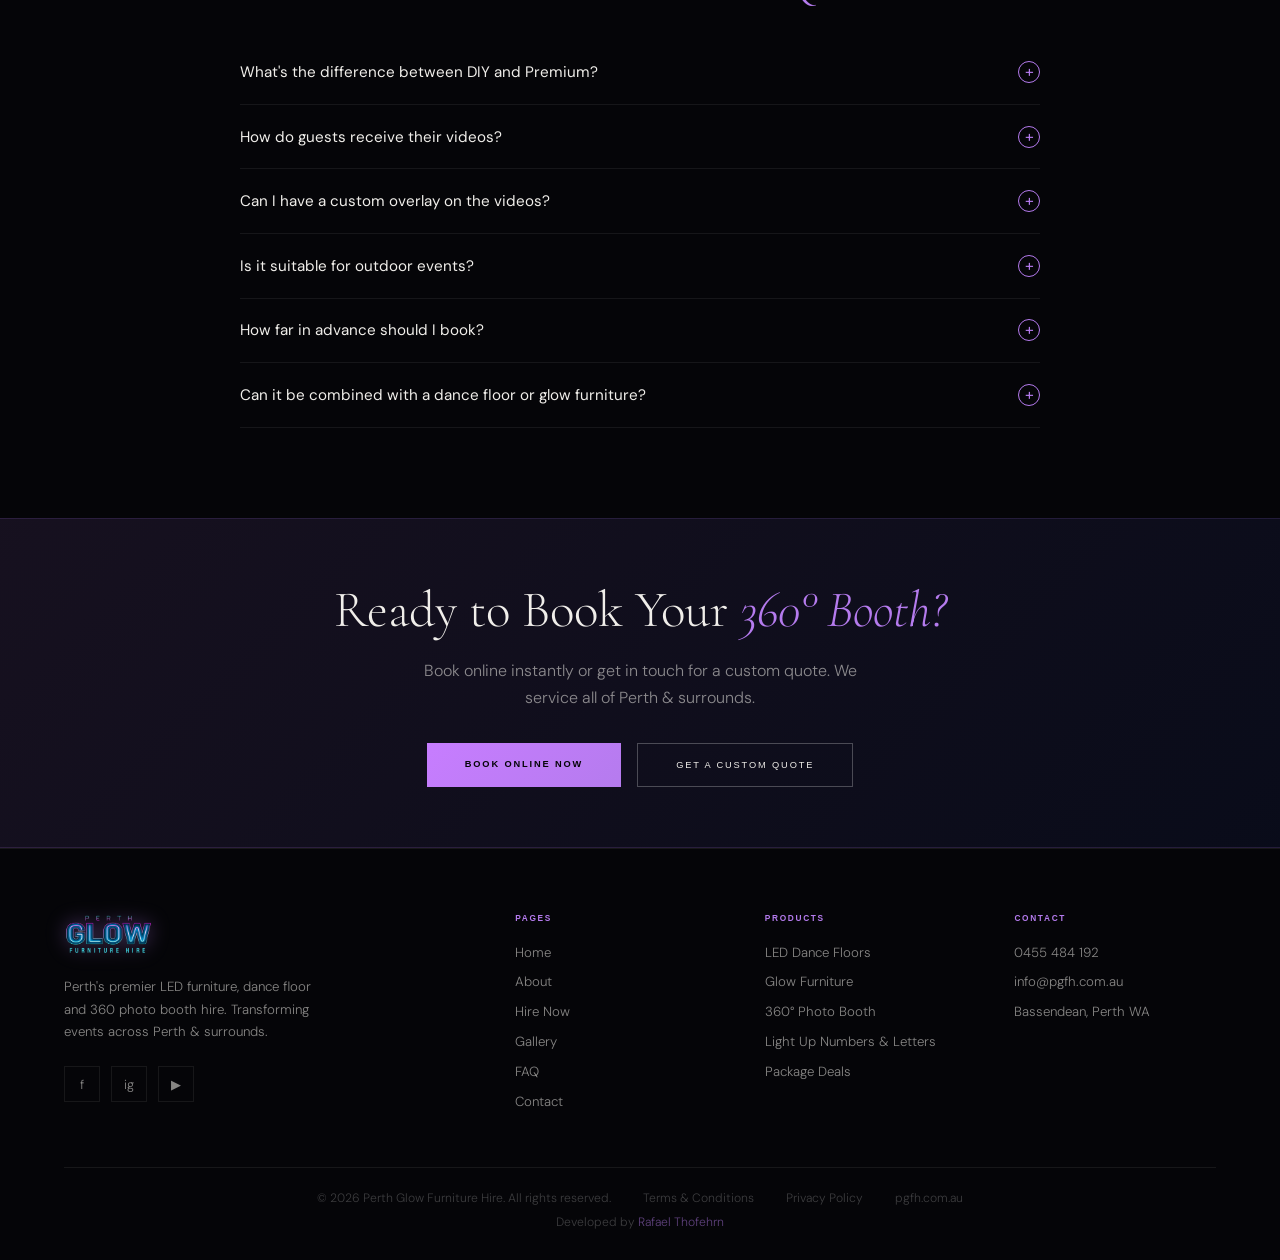
<file: photo-booth.html>
<!DOCTYPE html>
<html lang="en">
<head>
<meta charset="UTF-8">
<meta name="viewport" content="width=device-width, initial-scale=1.0">
<title>360° Photo Booth Hire Perth | DIY & Premium | Perth Glow</title>
<meta name="description" content="360° photo booth hire in Perth — DIY and Premium operator-attended options. Slow-motion videos shared instantly. Perfect for weddings, birthdays & corporate events.">
<link rel="preconnect" href="https://fonts.googleapis.com">
<link href="https://fonts.googleapis.com/css2?family=Cormorant+Garamond:ital,wght@0,300;0,400;0,600;1,300;1,400&family=Syncopate:wght@400;700&family=DM+Sans:opsz,wght@9..40,300;9..40,400;9..40,500&display=swap" rel="stylesheet">
<link rel="icon" type="image/x-icon" href="assets/favicon.ico">
<meta name="theme-color" content="#050508">
<style>section{padding:90px 5vw}

/* Page hero */
.page-hero{position:relative;height:70vh;min-height:480px;display:flex;align-items:center;justify-content:flex-start;overflow:hidden;margin-top:76px;padding:0 5vw}
.hero-bg{position:absolute;inset:0}
.hero-bg img{width:100%;height:100%;object-fit:cover;opacity:.4}
.hero-bg::after{content:'';position:absolute;inset:0;background:linear-gradient(to right,rgba(5,5,8,.9) 40%,rgba(5,5,8,.3) 100%)}
.hero-content{position:relative;z-index:2;max-width:600px;text-align:left}

/* ── NAV ── */
nav{position:fixed;top:0;left:0;right:0;z-index:1000;padding:0 5vw;height:76px;display:flex;align-items:center;justify-content:space-between;background:rgba(5,5,8,.92);backdrop-filter:blur(24px);border-bottom:1px solid var(--border)}
nav.scrolled{background:rgba(5,5,8,.92);backdrop-filter:blur(24px);border-bottom:1px solid var(--border)}
.nav-logo{display:flex;align-items:center;text-decoration:none}
.nav-logo img{height:44px;width:auto;filter:drop-shadow(0 0 14px rgba(181,123,238,.4))}
.nav-links{display:flex;gap:2.5rem;list-style:none;align-items:center}
.nav-links a{font-family:var(--display);font-size:.58rem;letter-spacing:.18em;color:var(--dim);text-decoration:none;text-transform:uppercase;transition:color .2s}
.nav-links a:hover,.nav-links a.active{color:var(--cyan)}
.nav-cta{border:1px solid var(--cyan)!important;color:var(--cyan)!important;padding:9px 22px!important;transition:all .2s!important}
.nav-cta:hover{background:var(--cyan)!important;color:var(--black)!important;box-shadow:0 0 24px rgba(181,123,238,.4)!important}
.hamburger{display:none;flex-direction:column;gap:5px;cursor:pointer;border:none;background:transparent;padding:4px}
.hamburger span{display:block;width:24px;height:1.5px;background:var(--white);transition:.3s}
.mobile-nav{display:none;position:fixed;inset:0;background:rgba(5,5,8,.97);backdrop-filter:blur(20px);z-index:999;flex-direction:column;align-items:center;justify-content:center;gap:2rem}
.mobile-nav.open{display:flex}
.mobile-nav a{font-family:var(--display);font-size:.9rem;letter-spacing:.25em;color:var(--white);text-decoration:none;text-transform:uppercase;transition:color .2s}
.mobile-nav a:hover{color:var(--cyan)}
.mob-close{position:absolute;top:24px;right:5vw;background:transparent;border:none;color:var(--white);font-size:1.4rem;cursor:pointer}
/* ── FOOTER ── */
footer{background:var(--black);border-top:1px solid var(--border);padding:64px 5vw 30px}
.f-top{display:grid;grid-template-columns:2fr 1fr 1fr 1fr;gap:3rem;margin-bottom:3.5rem;max-width:1300px;margin-left:auto;margin-right:auto}
.f-brand img{height:42px;filter:drop-shadow(0 0 10px rgba(181,123,238,.35))}
.f-brand p{color:var(--dim);font-size:.83rem;line-height:1.7;margin:1rem 0 1.4rem;max-width:270px}
.socials{display:flex;gap:.7rem}
.soc{width:36px;height:36px;border:1px solid var(--border);display:flex;align-items:center;justify-content:center;color:var(--dim);text-decoration:none;font-size:.8rem;transition:.2s}
.soc:hover{border-color:var(--cyan);color:var(--cyan)}
.f-col h4{font-family:var(--display);font-size:.52rem;letter-spacing:.2em;color:var(--cyan);margin-bottom:1.1rem;text-transform:uppercase}
.f-col ul{list-style:none;display:flex;flex-direction:column;gap:.55rem}
.f-col ul a{font-size:.83rem;color:var(--dim);text-decoration:none;transition:color .2s}
.f-col ul a:hover{color:var(--white)}
.f-bottom{border-top:1px solid var(--border);padding-top:1.4rem;display:flex;flex-direction:column;align-items:center;text-align:center;gap:.5rem;max-width:1300px;margin:0 auto}
.f-bottom-links{display:flex;gap:2rem;flex-wrap:wrap;justify-content:center;align-items:center}
.f-bottom p,.f-bottom a{font-size:.76rem;color:rgba(255,255,255,.22);text-decoration:none}
.f-bottom a:hover{color:var(--cyan)}
.f-credit{font-size:.7rem;color:rgba(255,255,255,.18)}
.f-credit a{color:rgba(181,123,238,.5);text-decoration:none}
.f-credit a:hover{color:var(--cyan)}

:root{--black:#050508;--deep:#08080f;--card:#0e0e1c;--border:rgba(255,255,255,0.07);--white:#f0eeea;--dim:rgba(240,238,234,0.55);--cyan:#b57bee;--purple:#c77dff;--display:'Syncopate',sans-serif;--serif:'Cormorant Garamond',serif;--body:'DM Sans',sans-serif}
*,*::before,*::after{box-sizing:border-box;margin:0;padding:0}
html{scroll-behavior:smooth}
body{background:var(--black);color:var(--white);font-family:var(--body);font-weight:300;overflow-x:hidden}
body::after{content:'';position:fixed;inset:0;background-image:url("data:image/svg+xml,%3Csvg viewBox='0 0 200 200' xmlns='http://www.w3.org/2000/svg'%3E%3Cfilter id='n'%3E%3CfeTurbulence type='fractalNoise' baseFrequency='0.9' numOctaves='4' stitchTiles='stitch'/%3E%3C/filter%3E%3Crect width='100%25' height='100%25' filter='url(%23n)' opacity='0.05'/%3E%3C/svg%3E");pointer-events:none;z-index:9998;opacity:.3;mix-blend-mode:overlay}
.nav-logo img{height:44px;filter:drop-shadow(0 0 14px rgba(181,123,238,.4))}
.nav-links a{font-family:var(--display);font-size:.58rem;letter-spacing:.18em;color:var(--dim);text-decoration:none;text-transform:uppercase;transition:color .2s}
.nav-links a:hover{color:var(--cyan)}
.mobile-
.wrap{max-width:1300px;margin:0 auto}
.label{font-family:var(--display);font-size:.55rem;letter-spacing:.3em;color:var(--cyan);text-transform:uppercase;margin-bottom:.9rem}
.h1{font-family:var(--serif);font-size:clamp(3rem,7vw,6rem);font-weight:300;line-height:.95}
.h1 em{font-style:italic;color:var(--cyan);text-shadow:0 0 40px rgba(181,123,238,.45)}
.h2{font-family:var(--serif);font-size:clamp(2rem,4vw,3.2rem);font-weight:300;line-height:1.08;margin-bottom:1rem}
.h2 em{font-style:italic;color:var(--cyan)}
.rule{width:56px;height:1px;background:linear-gradient(to right,var(--cyan),var(--purple),transparent);margin-bottom:2rem}
.body-txt{color:var(--dim);line-height:1.85;font-size:.95rem;margin-bottom:1rem}
.btn{font-family:var(--display);font-size:.58rem;letter-spacing:.2em;text-transform:uppercase;padding:16px 38px;text-decoration:none;display:inline-block;transition:.3s;cursor:pointer;border:none}
.btn-fill{background:linear-gradient(135deg,var(--purple),var(--cyan));color:var(--black);font-weight:700}
.btn-fill:hover{box-shadow:0 0 40px rgba(181,123,238,.5);transform:translateY(-2px)}
.btn-ghost{background:transparent;color:var(--white);border:1px solid rgba(255,255,255,.25)}
.btn-ghost:hover{border-color:var(--cyan);color:var(--cyan)}

/* Hero */
.hero-bg{position:absolute;inset:0}
.hero-bg img{width:100%;height:100%;object-fit:cover;opacity:.4}
.hero-bg::after{content:'';position:absolute;inset:0;background:linear-gradient(to right,rgba(5,5,8,.9) 40%,rgba(5,5,8,.3) 100%)}
.hero-content{position:relative;z-index:2;max-width:600px}
.hero-content .label{display:block;margin-bottom:1rem}
.hero-btns{display:flex;gap:1rem;flex-wrap:wrap;margin-top:2rem}

/* Options: 2 cards */
.options-grid{display:grid;grid-template-columns:1fr 1fr;gap:2px;margin-top:2.5rem}
.option-card{background:var(--card);border:1px solid var(--border);overflow:hidden;position:relative;transition:border-color .3s,transform .3s}
.option-card::before{content:'';position:absolute;top:0;left:0;right:0;height:2px;background:linear-gradient(to right,var(--purple),var(--cyan));opacity:0;transition:opacity .3s;z-index:2}
.option-card:hover{border-color:rgba(181,123,238,.3);transform:translateY(-4px)}
.option-card:hover::before{opacity:1}
.option-img{height:280px;overflow:hidden;position:relative}
.option-img img{width:100%;height:100%;object-fit:cover;opacity:.75;transition:transform .6s ease}
.option-card:hover .option-img img{transform:scale(1.04)}
.option-img-grad{position:absolute;inset:0;background:linear-gradient(to bottom,transparent 50%,var(--card) 100%)}
.option-badge{position:absolute;top:1rem;left:1rem;font-family:var(--display);font-size:.44rem;letter-spacing:.18em;background:linear-gradient(135deg,var(--purple),var(--cyan));color:var(--black);padding:5px 12px;font-weight:700;z-index:3}
.option-body{padding:2rem}
.option-name{font-family:var(--serif);font-size:1.8rem;font-weight:300;margin-bottom:.6rem}
.option-desc{color:var(--dim);font-size:.88rem;line-height:1.75;margin-bottom:1.5rem}
.option-features{list-style:none;display:flex;flex-direction:column;gap:.5rem;margin-bottom:1.8rem}
.option-features li{font-size:.85rem;color:var(--dim);display:flex;align-items:flex-start;gap:10px}
.option-features li::before{content:'';width:6px;height:6px;border-radius:50%;background:var(--purple);box-shadow:0 0 8px var(--purple);flex-shrink:0;margin-top:6px}

/* Features grid */
.features-grid{display:grid;grid-template-columns:repeat(3,1fr);gap:1.5rem;margin-top:2rem}
.feat-item{background:var(--card);border:1px solid var(--border);padding:1.8rem;border-top:2px solid var(--purple);transition:transform .3s,border-color .3s}
.feat-item:hover{transform:translateY(-3px);border-top-color:var(--cyan)}
.feat-icon{width:48px;height:48px;border-radius:50%;border:1px solid rgba(199,125,255,.35);display:flex;align-items:center;justify-content:center;color:var(--purple);margin-bottom:1rem;box-shadow:0 0 16px rgba(181,123,238,.12)}
.feat-icon svg{width:22px;height:22px}
.feat-item h3{font-family:var(--serif);font-size:1.2rem;font-weight:300;margin-bottom:.5rem}
.feat-item p{font-size:.83rem;color:var(--dim);line-height:1.65}

/* Process */
.process-section{background:var(--deep)}
.proc-row{display:grid;grid-template-columns:repeat(4,1fr);gap:2rem;margin-top:3rem}

.proc-card{text-align:center;padding:1.5rem 1rem;background:rgba(181,123,238,.04);border:1px solid rgba(181,123,238,.1);transition:border-color .3s,transform .3s;position:relative;z-index:1}
.proc-card:hover{border-color:rgba(181,123,238,.25);transform:translateY(-4px)}
.proc-glow-icon{width:64px;height:64px;border-radius:50%;border:1px solid rgba(199,125,255,.4);display:flex;align-items:center;justify-content:center;margin:0 auto 1rem;color:var(--purple);background:rgba(181,123,238,.08);box-shadow:0 0 20px rgba(181,123,238,.15);transition:box-shadow .3s}
.proc-card:hover .proc-glow-icon{box-shadow:0 0 35px rgba(199,125,255,.3)}
.proc-card .num{font-family:var(--display);font-size:.48rem;letter-spacing:.15em;color:rgba(181,123,238,.5);margin-bottom:.4rem}
.proc-card h4{font-family:var(--serif);font-size:1.1rem;font-weight:300;margin-bottom:.4rem}
.proc-card p{font-size:.8rem;color:var(--dim);line-height:1.6}

/* FAQ */
.faq-list{max-width:800px;margin:2rem auto 0}
.faq-item{border-bottom:1px solid var(--border)}
.faq-q{width:100%;background:transparent;border:none;color:var(--white);font-family:var(--body);font-size:.95rem;font-weight:400;text-align:left;padding:1.3rem 0;cursor:pointer;display:flex;justify-content:space-between;align-items:center;gap:1rem}
.faq-icon{flex-shrink:0;width:22px;height:22px;border:1px solid var(--cyan);border-radius:50%;display:flex;align-items:center;justify-content:center;color:var(--cyan);font-size:1rem;line-height:1;transition:transform .3s,background .3s}
.faq-item.open .faq-icon{transform:rotate(45deg);background:var(--cyan);color:var(--black)}
.faq-a{max-height:0;overflow:hidden;transition:max-height .4s ease,padding .3s;font-size:.88rem;color:var(--dim);line-height:1.85}
.faq-item.open .faq-a{max-height:300px;padding-bottom:1.3rem}

/* CTA band */
.cta-band{background:linear-gradient(135deg,rgba(181,123,238,.1),rgba(67,97,238,.08));border-top:1px solid rgba(181,123,238,.15);border-bottom:1px solid rgba(181,123,238,.15);padding:60px 5vw;text-align:center}
.cta-band h2{font-family:var(--serif);font-size:clamp(2rem,4vw,3.2rem);font-weight:300;margin-bottom:1rem}
.cta-band h2 em{font-style:italic;color:var(--cyan)}
.cta-band p{color:var(--dim);max-width:480px;margin:0 auto 2rem;line-height:1.7}
.cta-band .btns{display:flex;gap:1rem;justify-content:center;flex-wrap:wrap}

/* Footer */










[data-anim]{opacity:0;transition:opacity .7s ease,transform .7s ease}
[data-anim="up"]{transform:translateY(40px)}
[data-anim="left"]{transform:translateX(-40px)}
[data-anim="right"]{transform:translateX(40px)}
[data-anim].anim-in{opacity:1!important;transform:none!important}
[data-anim-group]>*{opacity:0;transform:translateY(32px);transition:opacity .6s ease,transform .6s ease}
[data-anim-group]>*.anim-in{opacity:1;transform:none}
[data-anim-group]>*:nth-child(1){transition-delay:0s}
[data-anim-group]>*:nth-child(2){transition-delay:.1s}
[data-anim-group]>*:nth-child(3){transition-delay:.2s}
[data-anim-group]>*:nth-child(4){transition-delay:.3s}
body{animation:pageFadeIn .4s ease both}
@keyframes pageFadeIn{from{opacity:0}to{opacity:1}}












@media(max-width:1100px){
  .f-top{grid-template-columns:1fr 1fr}
  .options-grid{grid-template-columns:1fr!important}
  .features-grid{grid-template-columns:1fr 1fr!important}
  .proc-row{grid-template-columns:1fr 1fr!important}
}
@media(max-width:720px){
  .nav-links{display:none}
  .hamburger{display:flex}
  .f-top{grid-template-columns:1fr}
  .f-bottom-links{flex-direction:column;gap:.6rem}
  .options-grid{grid-template-columns:1fr!important}
  .features-grid{grid-template-columns:1fr!important}
  .proc-row{grid-template-columns:1fr 1fr!important}
  .proc-row::before{display:none}
  .faq-list{text-align:left}
  .btns,.hero-btns{justify-content:center!important;flex-wrap:wrap}
  .page-hero{min-height:280px}

  .f-top{grid-template-columns:1fr}
  .f-brand{text-align:center}
  .f-brand p{margin-left:auto;margin-right:auto}
  .socials{justify-content:center}
  .f-col{text-align:center}
  .f-col ul{align-items:center}
  .f-bottom-links{flex-direction:column;gap:.5rem}
}
</style>
<link rel="stylesheet" href="assets/global.css">
</head>
<body>
<nav>
  <a href="index.html" class="nav-logo"><img src="assets/logo-transparent.png" alt="Perth Glow Furniture Hire"></a>
  <ul class="nav-links">
    <li><a href="index.html">Home</a></li><li><a href="about.html">About</a></li><li><a href="hire.html" class="active">Hire Now</a></li><li><a href="gallery.html">Gallery</a></li><li><a href="faq.html">FAQ</a></li><li><a href="contact.html" class="nav-cta">Get a Quote</a></li>
  </ul>
  <button class="hamburger" onclick="toggleMob()"><span></span><span></span><span></span></button>
</nav>
<div class="mobile-nav" id="mobNav">
  <button class="mob-close" onclick="toggleMob()">✕</button>
  <a href="index.html" onclick="toggleMob()">Home</a><a href="about.html" onclick="toggleMob()">About</a><a href="hire.html" onclick="toggleMob()">Hire Now</a><a href="gallery.html" onclick="toggleMob()">Gallery</a><a href="faq.html" onclick="toggleMob()">FAQ</a><a href="contact.html" onclick="toggleMob()">Contact</a>
</div>

<!-- HERO -->
<div class="page-hero">
  <div class="hero-bg"><img src="assets/marry-me.jpg" alt="360 Photo Booth hire Perth"></div>
  <div class="hero-content">
    <span class="label">Perth 360° Photo Booth Hire</span>
    <h1 class="h1">360°<br><em>Photo Booth</em></h1>
    <p style="color:var(--dim);font-size:.95rem;line-height:1.7;max-width:440px;margin-top:1rem">Create cinematic slow-motion videos at your Perth event — shared instantly to guests' phones. Available with or without an attendant.</p>
    <div class="hero-btns">
      <a href="hire.html" class="btn btn-fill">Browse & Book Now</a>
      <a href="contact.html" class="btn btn-ghost">Get a Quote</a>
    </div>
  </div>
</div>

<!-- OPTIONS -->
<section>
  <div class="wrap">
    <div data-anim="up" style="text-align:center;max-width:560px;margin:0 auto 0">
      <p class="label">Two Options</p>
      <h2 class="h2">Choose Your <em>Photo Booth</em></h2>
      <div class="rule" style="margin:0 auto"></div>
    </div>
    <div class="options-grid" data-anim-group>

      <!-- Option 1: 3rd Gen Infinity -->
      <div class="option-card">
        <div class="option-img">
          <img src="assets/aerial-event.jpg" alt="360 Photo Booth Premium Perth">
          <div class="option-img-grad"></div>
          <div class="option-badge">★ MOST POPULAR</div>
        </div>
        <div class="option-body">
          <h3 class="option-name">Premium 360° Photo Booth</h3>
          <p class="option-desc">Our full-service photo booth experience — our attendant operates the platform, manages the content, and ensures every guest gets the perfect shot. Includes custom overlay, branded output and instant sharing.</p>
          <ul class="option-features">
            <li>Attendant operated — guests just step on & enjoy</li>
            <li>Custom branded overlay with your name/logo</li>
            <li>Slow-motion 360° video output</li>
            <li>Instant sharing via SMS/QR to guests' phones</li>
            <li>Suitable for indoor and outdoor events</li>
          </ul>
          <a href="hire.html" class="btn btn-fill">Book This Floor</a>
        </div>
      </div>

      <!-- Option 2: Digital -->
      <div class="option-card">
        <div class="option-img">
          <img src="assets/glow-bench.jpg" alt="DIY 360 Photo Booth Perth hire">
          <div class="option-img-grad"></div>
          <div class="option-badge" style="background:rgba(14,14,28,.85);border:1px solid var(--purple);color:var(--purple)">DIY</div>
        </div>
        <div class="option-body">
          <h3 class="option-name">DIY 360° Photo Booth</h3>
          <p class="option-desc">All the fun at a lower price — we set up and pack down the platform, and your guests operate it themselves. Comes with simple instructions and an intuitive interface that anyone can use.</p>
          <ul class="option-features">
            <li>Self-operated — guests control the experience</li>
            <li>Simple, intuitive interface for all ages</li>
            <li>Slow-motion 360° video output</li>
            <li>Instant sharing via QR code</li>
            <li>Delivery, setup and pack-down included</li>
          </ul>
          <a href="hire.html" class="btn btn-fill">Book This Floor</a>
        </div>
      </div>

    </div>
  </div>
</section>

<!-- FEATURES -->
<section style="background:var(--deep);padding:90px 5vw">
  <div class="wrap">
    <div data-anim="up" style="text-align:center;max-width:560px;margin:0 auto 0">
      <p class="label">Why Our Booth</p>
      <h2 class="h2">What Makes It <em>Special</em></h2>
      <div class="rule" style="margin:0 auto"></div>
    </div>
    <div class="features-grid" data-anim-group>
      <div class="feat-item">
        <div class="feat-icon"><svg viewBox="0 0 24 24" fill="none" stroke="currentColor" stroke-width="1.5"><path d="M12 22c5.523 0 10-4.477 10-10S17.523 2 12 2 2 6.477 2 12s4.477 10 10 10z"/><path d="M12 8v4l3 3"/></svg></div>
        <h3>Instant Video Sharing</h3>
        <p>Videos sent straight to guests' phones via SMS or QR code — ready to share on social media immediately.</p>
      </div>
      <div class="feat-item">
        <div class="feat-icon"><svg viewBox="0 0 24 24" fill="none" stroke="currentColor" stroke-width="1.5"><path d="M21 16V8a2 2 0 0 0-1-1.73l-7-4a2 2 0 0 0-2 0l-7 4A2 2 0 0 0 3 8v8a2 2 0 0 0 1 1.73l7 4a2 2 0 0 0 2 0l7-4A2 2 0 0 0 21 16z"/></svg></div>
        <h3>Slow-Motion Magic</h3>
        <p>Cinematic slow-motion 360° videos that make every guest look like a movie star. Unforgettable content.</p>
      </div>
      <div class="feat-item">
        <div class="feat-icon"><svg viewBox="0 0 24 24" fill="none" stroke="currentColor" stroke-width="1.5"><path d="M12 22s8-4 8-10V5l-8-3-8 3v7c0 6 8 10 8 10z"/></svg></div>
        <h3>Attendant Option</h3>
        <p>Choose our Premium option and have a professional attendant manage the booth all night — seamless and stress-free.</p>
      </div>
      <div class="feat-item">
        <div class="feat-icon"><svg viewBox="0 0 24 24" fill="none" stroke="currentColor" stroke-width="1.5"><circle cx="12" cy="12" r="5"/><line x1="12" y1="1" x2="12" y2="3"/><line x1="12" y1="21" x2="12" y2="23"/><line x1="4.22" y1="4.22" x2="5.64" y2="5.64"/><line x1="18.36" y1="18.36" x2="19.78" y2="19.78"/><line x1="1" y1="12" x2="3" y2="12"/><line x1="21" y1="12" x2="23" y2="12"/></svg></div>
        <h3>Custom Branding</h3>
        <p>Add your name, event date or custom overlay to every video output — perfect for weddings and corporate events.</p>
      </div>
      <div class="feat-item">
        <div class="feat-icon"><svg viewBox="0 0 24 24" fill="none" stroke="currentColor" stroke-width="1.5"><path d="M3 9l9-7 9 7v11a2 2 0 0 1-2 2H5a2 2 0 0 1-2-2z"/><polyline points="9 22 9 12 15 12 15 22"/></svg></div>
        <h3>All Ages & Events</h3>
        <p>From 5 to 95 — our booths are fun and easy for everyone. Works for weddings, birthdays, formals and corporate.</p>
      </div>
      <div class="feat-item">
        <div class="feat-icon"><svg viewBox="0 0 24 24" fill="none" stroke="currentColor" stroke-width="1.5"><rect x="3" y="11" width="18" height="11" rx="2"/><path d="M7 11V7a5 5 0 0 1 10 0v4"/></svg></div>
        <h3>Easy Online Booking</h3>
        <p>Book your photo booth online in minutes. Deposit locks in your date and our team handles the rest.</p>
      </div>
    </div>
  </div>
</section>

<!-- PROCESS -->
<section class="process-section" style="padding:90px 5vw">
  <div class="wrap">
    <div data-anim="up" style="text-align:center;max-width:560px;margin:0 auto 0">
      <p class="label">How It Works</p>
      <h2 class="h2">Simple as <em>That</em></h2>
      <div class="rule" style="margin:0 auto"></div>
    </div>
    <div class="proc-row" data-anim-group>
      <div class="proc-card">
        <div class="proc-glow-icon"><svg width="26" height="26" viewBox="0 0 24 24" fill="none" stroke="currentColor" stroke-width="1.5" stroke-linecap="round"><rect x="2" y="3" width="20" height="14" rx="2"/><path d="M8 21h8M12 17v4"/></svg></div>
        <p class="num">01</p><h4>Browse & Choose</h4>
        <p>Pick your floor type and size from our online catalogue.</p>
      </div>
      <div class="proc-card">
        <div class="proc-glow-icon"><svg width="26" height="26" viewBox="0 0 24 24" fill="none" stroke="currentColor" stroke-width="1.5" stroke-linecap="round"><rect x="3" y="4" width="18" height="18" rx="2"/><line x1="16" y1="2" x2="16" y2="6"/><line x1="8" y1="2" x2="8" y2="6"/><line x1="3" y1="10" x2="21" y2="10"/></svg></div>
        <p class="num">02</p><h4>Lock In Your Date</h4>
        <p>Select your event date and pay a deposit to confirm your booking.</p>
      </div>
      <div class="proc-card">
        <div class="proc-glow-icon"><svg width="26" height="26" viewBox="0 0 24 24" fill="none" stroke="currentColor" stroke-width="1.5" stroke-linecap="round"><rect x="1" y="3" width="15" height="13"/><polygon points="16 8 20 8 23 11 23 16 16 16 16 8"/><circle cx="5.5" cy="18.5" r="2.5"/><circle cx="18.5" cy="18.5" r="2.5"/></svg></div>
        <p class="num">03</p><h4>We Deliver & Set Up</h4>
        <p>Our crew arrives early and has everything ready before your first guests.</p>
      </div>
      <div class="proc-card">
        <div class="proc-glow-icon"><svg width="26" height="26" viewBox="0 0 24 24" fill="none" stroke="currentColor" stroke-width="1.5" stroke-linecap="round"><polygon points="12 2 15.09 8.26 22 9.27 17 14.14 18.18 21.02 12 17.77 5.82 21.02 7 14.14 2 9.27 8.91 8.26 12 2"/></svg></div>
        <p class="num">04</p><h4>Enjoy & We Pick Up</h4>
        <p>Dance the night away. We handle pack-down after the event.</p>
      </div>
    </div>
  </div>
</section>

<!-- FAQ -->
<section>
  <div class="wrap">
    <div data-anim="up" style="text-align:center;max-width:560px;margin:0 auto 2rem">
      <p class="label">Common Questions</p>
      <h2 class="h2">Photo Booth <em>FAQ</em></h2>
    </div>
    <div class="faq-list">
      <div class="faq-item"><button class="faq-q" onclick="toggleFaq(this)">What's the difference between DIY and Premium?<span class="faq-icon">+</span></button><div class="faq-a">The Premium option includes a trained attendant who operates the booth all night, manages the queue, and ensures everyone gets a great video. The DIY option includes setup and pack-down by our team but guests operate the platform themselves using the intuitive touchscreen interface.</div></div>
      <div class="faq-item"><button class="faq-q" onclick="toggleFaq(this)">How do guests receive their videos?<span class="faq-icon">+</span></button><div class="faq-a">Videos are shared instantly via QR code or SMS — guests scan or enter their number and the video is sent directly to their phone, ready to post on social media.</div></div>
      <div class="faq-item"><button class="faq-q" onclick="toggleFaq(this)">Can I have a custom overlay on the videos?<span class="faq-icon">+</span></button><div class="faq-a">Yes — we can add your name, event date, logo or any custom branding to the video output. Just let us know your requirements when booking and we'll take care of the design.</div></div>
      <div class="faq-item"><button class="faq-q" onclick="toggleFaq(this)">Is it suitable for outdoor events?<span class="faq-icon">+</span></button><div class="faq-a">Yes, our 360 photo booth works outdoors. We recommend a covered or sheltered area for the best video quality and to protect the equipment. Let us know your venue setup at booking and we'll advise.</div></div>
      <div class="faq-item"><button class="faq-q" onclick="toggleFaq(this)">How far in advance should I book?<span class="faq-icon">+</span></button><div class="faq-a">We recommend 2–4 weeks minimum. For peak season and major events, booking early is strongly recommended as dates fill up quickly. A 30% deposit secures your booking.</div></div>
      <div class="faq-item"><button class="faq-q" onclick="toggleFaq(this)">Can it be combined with a dance floor or glow furniture?<span class="faq-icon">+</span></button><div class="faq-a">Absolutely — many of our clients combine the 360 photo booth with a dance floor and glow furniture for a complete event setup. Contact us for a custom package quote.</div></div>
    </div>
  </div>
</section>

<!-- CTA -->
<div class="cta-band">
  <h2>Ready to Book Your <em>360° Booth?</em></h2>
  <p>Book online instantly or get in touch for a custom quote. We service all of Perth & surrounds.</p>
  <div class="btns">
    <a href="hire.html" class="btn btn-fill">Book Online Now</a>
    <a href="contact.html" class="btn btn-ghost">Get a Custom Quote</a>
  </div>
</div>

<footer>
  <div class="f-top">
    <div class="f-brand">
      <img src="assets/logo-transparent.png" alt="Perth Glow Furniture Hire">
      <p>Perth's premier LED furniture, dance floor and 360 photo booth hire. Transforming events across Perth & surrounds.</p>
      <div class="socials">
        <a href="https://www.facebook.com/PerthGLOWFurnitureHire" target="_blank" class="soc">f</a>
        <a href="https://www.instagram.com/perth_glow_furniture_hire/" target="_blank" class="soc">ig</a>
        <a href="https://www.youtube.com/channel/UCYcpUvd9s-UxPmfELeZsySg" target="_blank" class="soc">▶</a>
      </div>
    </div>
    <div class="f-col"><h4>Pages</h4><ul>
      <li><a href="index.html">Home</a></li>
      <li><a href="about.html">About</a></li>
      <li><a href="hire.html">Hire Now</a></li>
      <li><a href="gallery.html">Gallery</a></li>
      <li><a href="faq.html">FAQ</a></li>
      <li><a href="contact.html">Contact</a></li>
    </ul></div>
    <div class="f-col"><h4>Products</h4><ul>
      <li><a href="dance-floor.html">LED Dance Floors</a></li>
      <li><a href="glow-furniture.html">Glow Furniture</a></li>
      <li><a href="photo-booth.html">360° Photo Booth</a></li>
      <li><a href="numbers-letters.html">Light Up Numbers & Letters</a></li>
      <li><a href="hire.html">Package Deals</a></li>
    </ul></div>
    <div class="f-col"><h4>Contact</h4><ul>
      <li><a href="tel:0455484192">0455 484 192</a></li>
      <li><a href="mailto:info@pgfh.com.au">info@pgfh.com.au</a></li>
      <li><a>Bassendean, Perth WA</a></li>
    </ul></div>
  </div>
  <div class="f-bottom">
    <div class="f-bottom-links">
      <p>© 2026 Perth Glow Furniture Hire. All rights reserved.</p>
      <a href="terms.html">Terms & Conditions</a>
      <a href="terms.html">Privacy Policy</a>
      <a href="https://pgfh.com.au">pgfh.com.au</a>
    </div>
    <p class="f-credit">Developed by <a href="https://rafatofen.netlify.app" target="_blank">Rafael Thofehrn</a></p>
  </div>
</footer>
<script>
function toggleMob(){document.getElementById('mobNav').classList.toggle('open');document.body.style.overflow=document.getElementById('mobNav').classList.contains('open')?'hidden':'';}
function toggleFaq(btn){var item=btn.closest('.faq-item');var isOpen=item.classList.contains('open');document.querySelectorAll('.faq-item.open').forEach(function(i){i.classList.remove('open')});if(!isOpen)item.classList.add('open');}
document.addEventListener('DOMContentLoaded',function(){var obs=new IntersectionObserver(function(entries){entries.forEach(function(e){if(e.isIntersecting){e.target.classList.add('anim-in');obs.unobserve(e.target);}});},{threshold:.1,rootMargin:'0px 0px -50px 0px'});document.querySelectorAll('[data-anim]').forEach(function(el){obs.observe(el)});document.querySelectorAll('[data-anim-group]').forEach(function(g){g.querySelectorAll(':scope > *').forEach(function(c){obs.observe(c)})});});
</script>
</body>
</html>
</file>
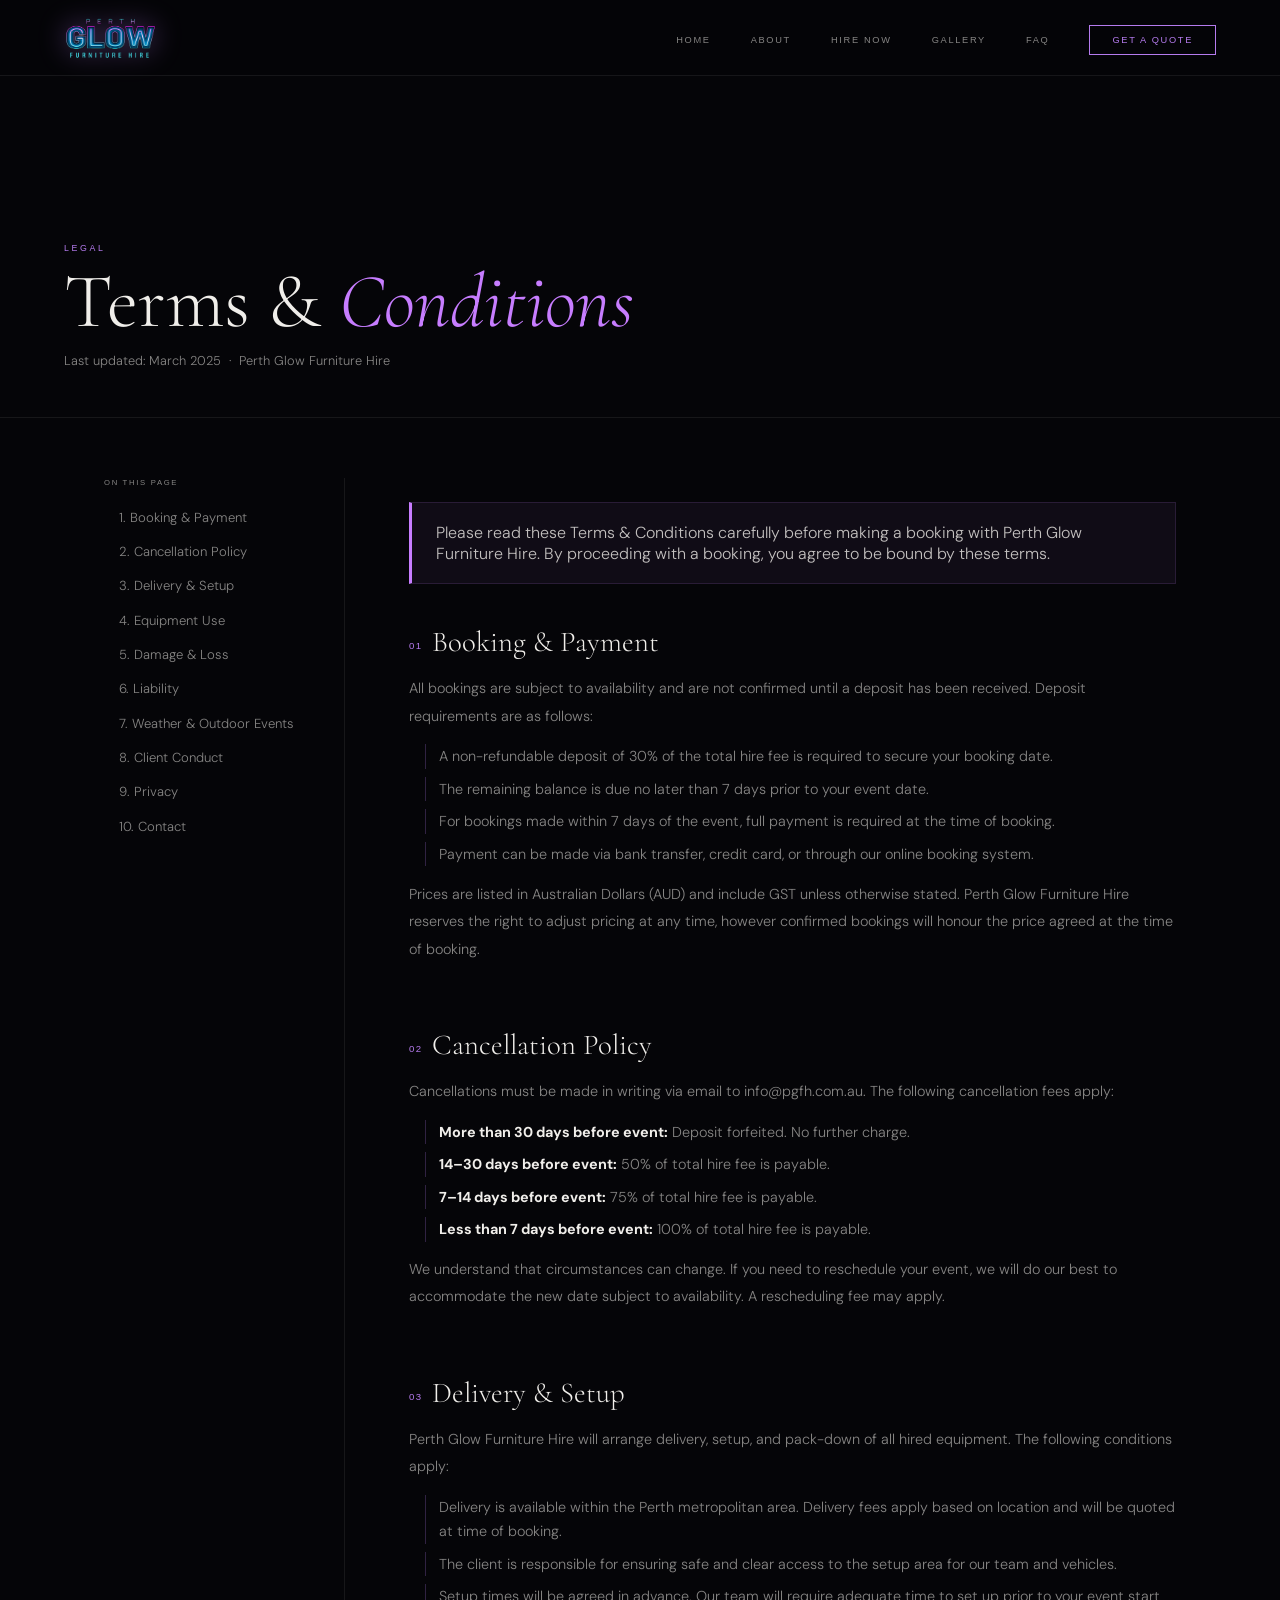
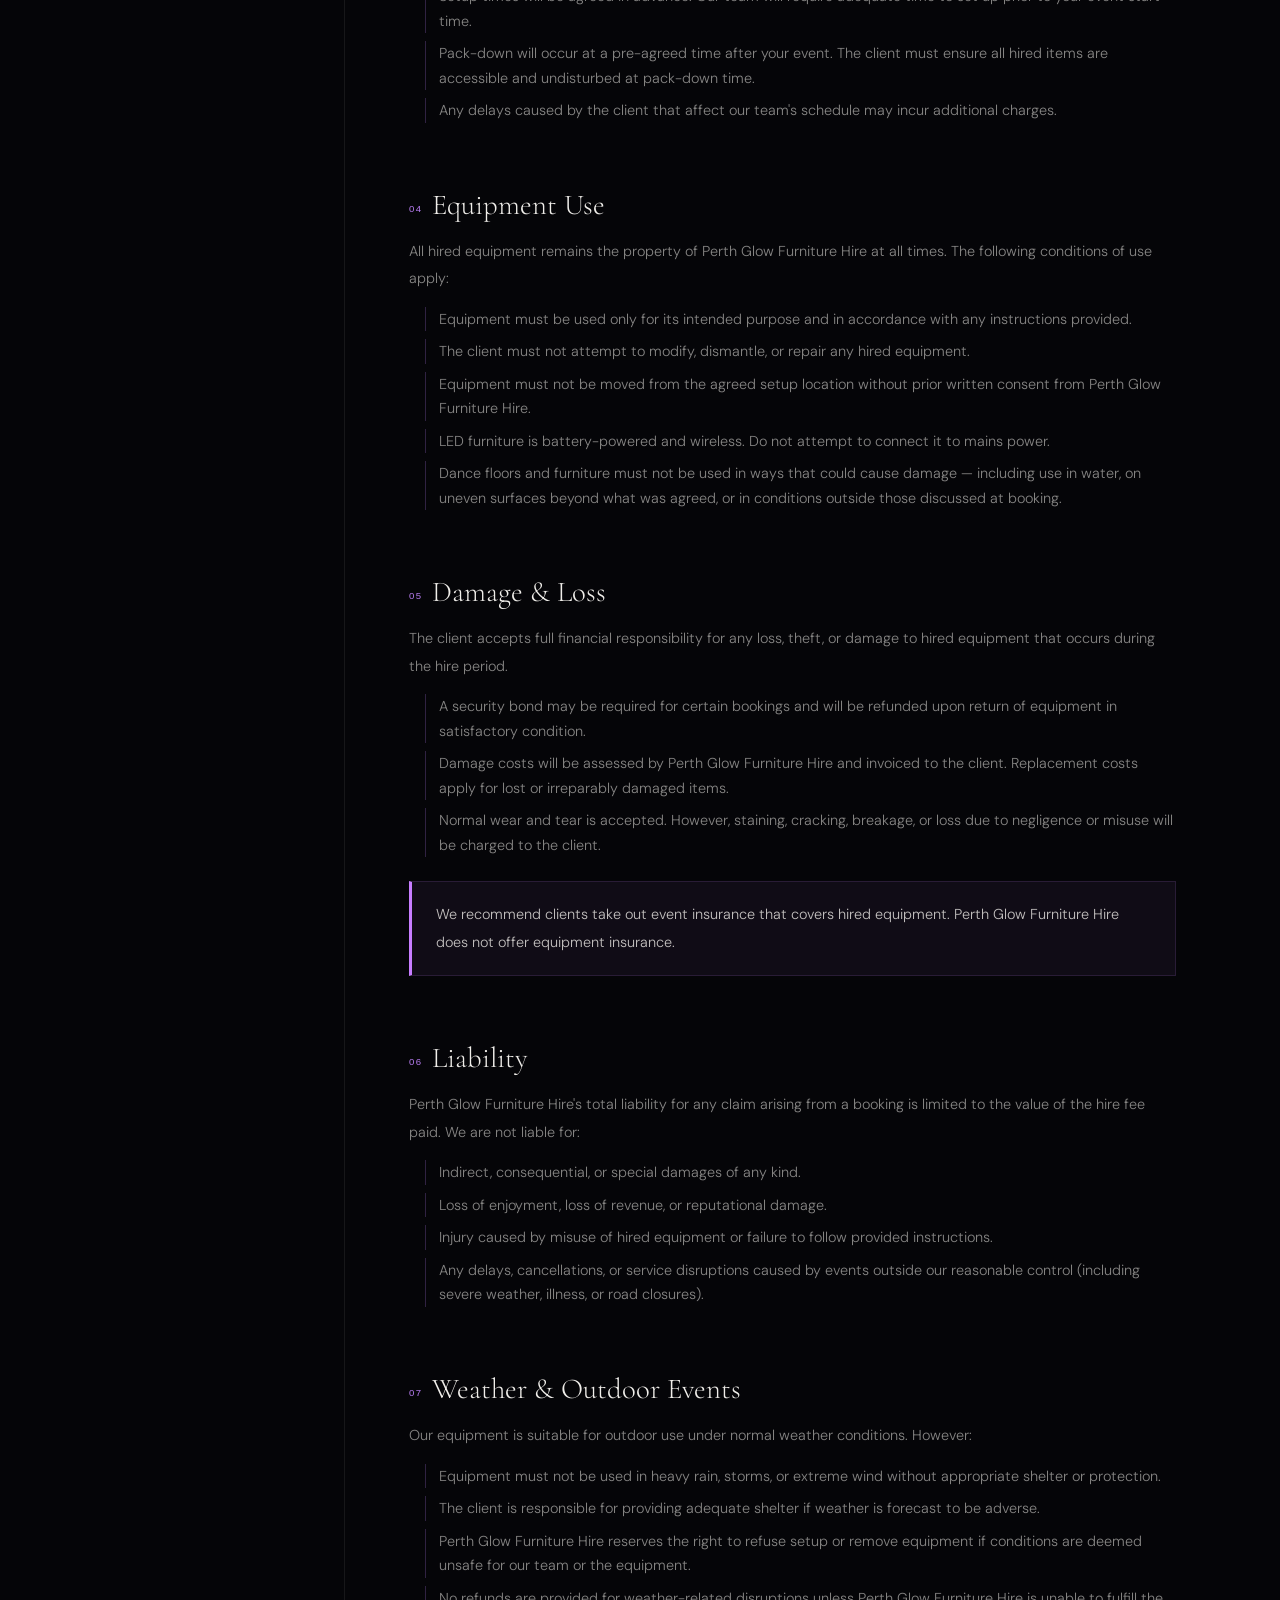
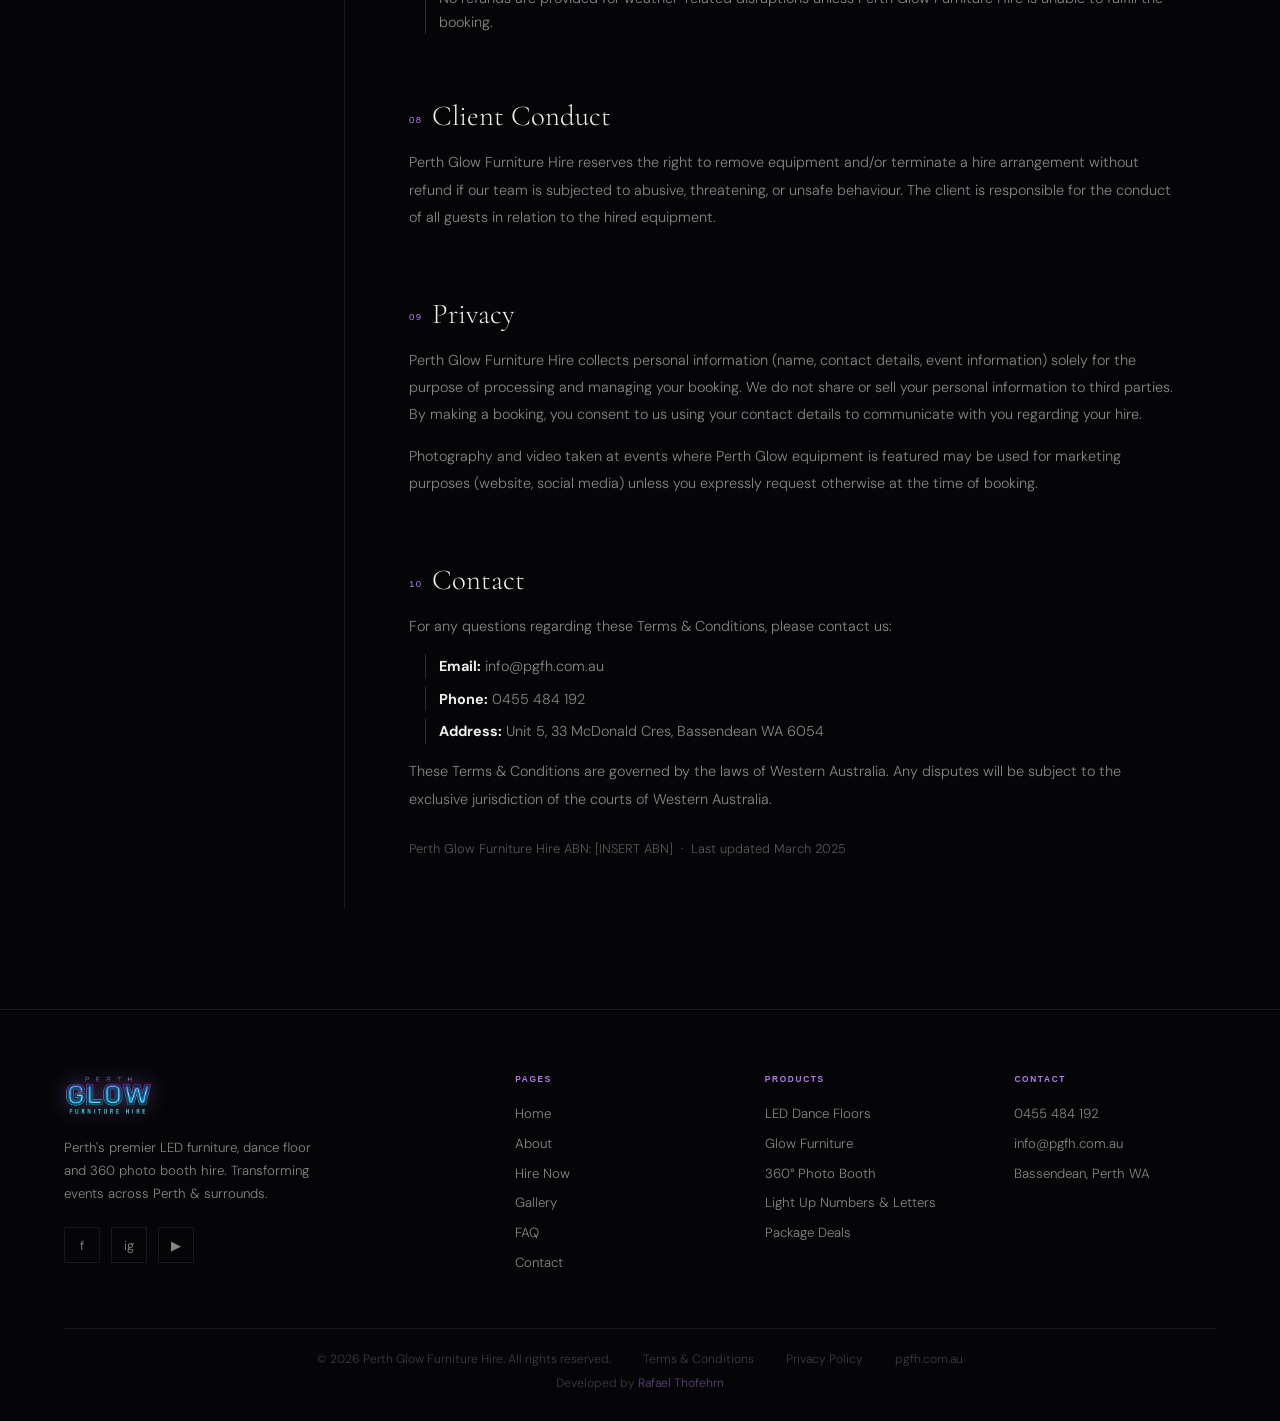
<file: terms.html>
<!DOCTYPE html>
<html lang="en">
<head>
<meta charset="UTF-8">
<meta name="viewport" content="width=device-width, initial-scale=1.0">
<title>Terms & Conditions | Perth Glow Furniture Hire</title>
<meta name="description" content="Terms and Conditions for Perth Glow Furniture Hire — event equipment hire in Perth WA.">
<link rel="preconnect" href="https://fonts.googleapis.com">
<link href="https://fonts.googleapis.com/css2?family=Cormorant+Garamond:ital,wght@0,300;0,400;0,600;1,300;1,400&family=Syncopate:wght@400;700&family=DM+Sans:opsz,wght@9..40,300;9..40,400;9..40,500&display=swap" rel="stylesheet">
<link rel="icon" type="image/x-icon" href="assets/favicon.ico">
<meta name="theme-color" content="#050508">
<style>
/* ── NAV ── */
nav{position:fixed;top:0;left:0;right:0;z-index:1000;padding:0 5vw;height:76px;display:flex;align-items:center;justify-content:space-between;background:rgba(5,5,8,.92);backdrop-filter:blur(24px);border-bottom:1px solid var(--border)}
nav.scrolled{background:rgba(5,5,8,.92);backdrop-filter:blur(24px);border-bottom:1px solid var(--border)}
.nav-logo{display:flex;align-items:center;text-decoration:none}
.nav-logo img{height:44px;width:auto;filter:drop-shadow(0 0 14px rgba(181,123,238,.4))}
.nav-links{display:flex;gap:2.5rem;list-style:none;align-items:center}
.nav-links a{font-family:var(--display);font-size:.58rem;letter-spacing:.18em;color:var(--dim);text-decoration:none;text-transform:uppercase;transition:color .2s}
.nav-links a:hover,.nav-links a.active{color:var(--cyan)}
.nav-cta{border:1px solid var(--cyan)!important;color:var(--cyan)!important;padding:9px 22px!important;transition:all .2s!important}
.nav-cta:hover{background:var(--cyan)!important;color:var(--black)!important;box-shadow:0 0 24px rgba(181,123,238,.4)!important}
.hamburger{display:none;flex-direction:column;gap:5px;cursor:pointer;border:none;background:transparent;padding:4px}
.hamburger span{display:block;width:24px;height:1.5px;background:var(--white);transition:.3s}
.mobile-nav{display:none;position:fixed;inset:0;background:rgba(5,5,8,.97);backdrop-filter:blur(20px);z-index:999;flex-direction:column;align-items:center;justify-content:center;gap:2rem}
.mobile-nav.open{display:flex}
.mobile-nav a{font-family:var(--display);font-size:.9rem;letter-spacing:.25em;color:var(--white);text-decoration:none;text-transform:uppercase;transition:color .2s}
.mobile-nav a:hover{color:var(--cyan)}
.mob-close{position:absolute;top:24px;right:5vw;background:transparent;border:none;color:var(--white);font-size:1.4rem;cursor:pointer}
/* ── FOOTER ── */
footer{background:var(--black);border-top:1px solid var(--border);padding:64px 5vw 30px}
.f-top{display:grid;grid-template-columns:2fr 1fr 1fr 1fr;gap:3rem;margin-bottom:3.5rem;max-width:1300px;margin-left:auto;margin-right:auto}
.f-brand img{height:42px;filter:drop-shadow(0 0 10px rgba(181,123,238,.35))}
.f-brand p{color:var(--dim);font-size:.83rem;line-height:1.7;margin:1rem 0 1.4rem;max-width:270px}
.socials{display:flex;gap:.7rem}
.soc{width:36px;height:36px;border:1px solid var(--border);display:flex;align-items:center;justify-content:center;color:var(--dim);text-decoration:none;font-size:.8rem;transition:.2s}
.soc:hover{border-color:var(--cyan);color:var(--cyan)}
.f-col h4{font-family:var(--display);font-size:.52rem;letter-spacing:.2em;color:var(--cyan);margin-bottom:1.1rem;text-transform:uppercase}
.f-col ul{list-style:none;display:flex;flex-direction:column;gap:.55rem}
.f-col ul a{font-size:.83rem;color:var(--dim);text-decoration:none;transition:color .2s}
.f-col ul a:hover{color:var(--white)}
.f-bottom{border-top:1px solid var(--border);padding-top:1.4rem;display:flex;flex-direction:column;align-items:center;text-align:center;gap:.5rem;max-width:1300px;margin:0 auto}
.f-bottom-links{display:flex;gap:2rem;flex-wrap:wrap;justify-content:center;align-items:center}
.f-bottom p,.f-bottom a{font-size:.76rem;color:rgba(255,255,255,.22);text-decoration:none}
.f-bottom a:hover{color:var(--cyan)}
.f-credit{font-size:.7rem;color:rgba(255,255,255,.18)}
.f-credit a{color:rgba(181,123,238,.5);text-decoration:none}
.f-credit a:hover{color:var(--cyan)}

:root{--black:#050508;--deep:#08080f;--card:#0e0e1c;--border:rgba(255,255,255,0.07);--white:#f0eeea;--dim:rgba(240,238,234,0.55);--cyan:#b57bee;--purple:#c77dff;--display:'Syncopate',sans-serif;--serif:'Cormorant Garamond',serif;--body:'DM Sans',sans-serif}
*,*::before,*::after{box-sizing:border-box;margin:0;padding:0}
html{scroll-behavior:smooth}
body{background:var(--black);color:var(--white);font-family:var(--body);font-weight:300;overflow-x:hidden}
.nav-logo img{height:44px;filter:drop-shadow(0 0 14px rgba(181,123,238,.4))}
.nav-links a{font-family:var(--display);font-size:.58rem;letter-spacing:.18em;color:var(--dim);text-decoration:none;text-transform:uppercase;transition:color .2s}
.nav-links a:hover{color:var(--cyan)}
.mobile-


.page-hero::before{content:'';position:absolute;inset:0;background:linear-gradient(135deg,rgba(181,123,238,.08),rgba(67,97,238,.05))}
.page-hero-label{font-family:var(--display);font-size:.55rem;letter-spacing:.3em;color:var(--cyan);text-transform:uppercase;margin-bottom:.8rem}
.page-hero-title{font-family:var(--serif);font-size:clamp(2.5rem,6vw,5rem);font-weight:300;line-height:.95}
.page-hero-title em{font-style:italic;color:var(--purple)}
.page-hero-meta{margin-top:.8rem;font-size:.8rem;color:var(--dim)}

.layout{display:grid;grid-template-columns:240px 1fr;gap:0;max-width:1200px;margin:0 auto;padding:60px 5vw 100px}
.toc{position:sticky;top:100px;height:fit-content;padding-right:3rem}
.toc-title{font-family:var(--display);font-size:.48rem;letter-spacing:.22em;color:var(--dim);text-transform:uppercase;margin-bottom:1rem}
.toc-list{list-style:none;display:flex;flex-direction:column;gap:.3rem}
.toc-list a{font-size:.82rem;color:var(--dim);text-decoration:none;padding:.35rem 0 .35rem .8rem;border-left:2px solid transparent;display:block;transition:.2s;line-height:1.4}
.toc-list a:hover{color:var(--white);border-left-color:var(--purple)}
.toc-list a.active{color:var(--cyan);border-left-color:var(--cyan)}

.terms-content{border-left:1px solid var(--border);padding-left:4rem}
.terms-section{margin-bottom:3rem;padding-top:1rem}
.terms-section h2{font-family:var(--serif);font-size:1.8rem;font-weight:300;margin-bottom:1rem;color:var(--white)}
.terms-section h2 span{color:var(--cyan);font-family:var(--display);font-size:.6rem;letter-spacing:.15em;vertical-align:middle;margin-right:.6rem}
.terms-section p{color:var(--dim);line-height:1.9;font-size:.9rem;margin-bottom:.9rem}
.terms-section ul{list-style:none;display:flex;flex-direction:column;gap:.5rem;margin-bottom:.9rem;padding-left:1rem}
.terms-section ul li{color:var(--dim);font-size:.9rem;line-height:1.7;padding-left:.8rem;border-left:1px solid rgba(181,123,238,.25)}
.highlight{background:rgba(181,123,238,.06);border:1px solid rgba(181,123,238,.15);border-left:3px solid var(--purple);padding:1.2rem 1.5rem;margin:1.5rem 0}
.highlight p{margin:0;color:rgba(240,238,234,.8)}













@media(max-width:1100px){
  .f-top{grid-template-columns:1fr 1fr}
  .about-grid,.options-grid,.proc-row,.features-grid{grid-template-columns:1fr 1fr!important}
  .stats-grid{grid-template-columns:1fr 1fr}
  .feat-grid{grid-template-columns:1fr 1fr}
  .feat-card{flex:0 0 50%}
  .catalog-layout{grid-template-columns:220px 1fr}
  .date-header{grid-template-columns:1fr}
}
@media(max-width:720px){
  section{padding:70px 5vw}
  .nav-links{display:none}
  .hamburger{display:flex}
  .f-top{grid-template-columns:1fr}
  .f-bottom-links{flex-direction:column;gap:.6rem}
  .about-grid{grid-template-columns:1fr!important}
  .feat-grid{grid-template-columns:1fr!important}
  .options-grid{grid-template-columns:1fr!important}
  .proc-row{grid-template-columns:1fr 1fr!important;gap:1.5rem!important}
  .proc-row::before{display:none}
  .features-grid{grid-template-columns:1fr!important}
  .contact-grid{grid-template-columns:1fr!important}
  .cta-inner{flex-direction:column;text-align:center}
  .btns,.hero-btns,.cta-strip-btns{justify-content:center!important;flex-wrap:wrap}
  /* Hire page */
  .feat-card{flex:0 0 85%}
  .featured-wrap{padding:0 24px}
  .catalog-layout{grid-template-columns:1fr!important}
  .sidebar{display:none!important}
  .catalog-main{padding:16px 4vw 60px}
  .sort-tabs{flex-wrap:wrap;gap:.3rem}
  .sort-tab{font-size:.42rem;padding:6px 12px}
  .hire-proc-grid{grid-template-columns:1fr 1fr!important}
  /* Page heroes */
  
  /* Tables/grids */
  .row{grid-template-columns:1fr}
  .proc-steps{grid-template-columns:1fr 1fr!important}
  .proc-steps::before{display:none}

  .f-top{grid-template-columns:1fr}
  .f-brand{text-align:center}
  .f-brand p{margin-left:auto;margin-right:auto}
  .socials{justify-content:center}
  .f-col{text-align:center}
  .f-col ul{align-items:center}
  .f-bottom-links{flex-direction:column;gap:.5rem}
}



.page-hero{
  position:relative;
  height:38vh;
  min-height:280px;
  display:flex;
  align-items:flex-end;
  overflow:hidden;
  margin-top:76px;
  border-bottom:1px solid var(--border);
  padding:0 5vw 3rem;
}
</style>
<link rel="stylesheet" href="assets/global.css">
</head>
<body>
<nav>
  <a href="index.html" class="nav-logo"><img src="assets/logo-transparent.png" alt="Perth Glow Furniture Hire"></a>
  <ul class="nav-links">
    <li><a href="index.html">Home</a></li>
    <li><a href="about.html">About</a></li>
    <li><a href="hire.html">Hire Now</a></li>
    <li><a href="gallery.html">Gallery</a></li>
    <li><a href="faq.html">FAQ</a></li>
    <li><a href="contact.html" class="nav-cta">Get a Quote</a></li>
  </ul>
  <button class="hamburger" onclick="toggleMob()"><span></span><span></span><span></span></button>
</nav>
<div class="mobile-nav" id="mobNav">
  <button class="mob-close" onclick="toggleMob()">✕</button>
  <a href="index.html" onclick="toggleMob()">Home</a><a href="about.html" onclick="toggleMob()">About</a><a href="hire.html" onclick="toggleMob()">Hire Now</a><a href="gallery.html" onclick="toggleMob()">Gallery</a><a href="faq.html" onclick="toggleMob()">FAQ</a><a href="contact.html" onclick="toggleMob()">Contact</a>
</div>

<div class="page-hero">
  <div>
    <p class="page-hero-label">Legal</p>
    <h1 class="page-hero-title">Terms & <em>Conditions</em></h1>
    <p class="page-hero-meta">Last updated: March 2025 &nbsp;·&nbsp; Perth Glow Furniture Hire</p>
  </div>
</div>

<div class="layout">
  <!-- TABLE OF CONTENTS -->
  <aside class="toc">
    <p class="toc-title">On This Page</p>
    <ul class="toc-list">
      <li><a href="#booking">1. Booking & Payment</a></li>
      <li><a href="#cancellation">2. Cancellation Policy</a></li>
      <li><a href="#delivery">3. Delivery & Setup</a></li>
      <li><a href="#equipment">4. Equipment Use</a></li>
      <li><a href="#damage">5. Damage & Loss</a></li>
      <li><a href="#liability">6. Liability</a></li>
      <li><a href="#weather">7. Weather & Outdoor Events</a></li>
      <li><a href="#conduct">8. Client Conduct</a></li>
      <li><a href="#privacy">9. Privacy</a></li>
      <li><a href="#contact-legal">10. Contact</a></li>
    </ul>
  </aside>

  <!-- TERMS CONTENT -->
  <div class="terms-content">

    <div class="highlight">
      <p>Please read these Terms & Conditions carefully before making a booking with Perth Glow Furniture Hire. By proceeding with a booking, you agree to be bound by these terms.</p>
    </div>

    <div class="terms-section" id="booking">
      <h2><span>01</span>Booking & Payment</h2>
      <p>All bookings are subject to availability and are not confirmed until a deposit has been received. Deposit requirements are as follows:</p>
      <ul>
        <li>A non-refundable deposit of 30% of the total hire fee is required to secure your booking date.</li>
        <li>The remaining balance is due no later than 7 days prior to your event date.</li>
        <li>For bookings made within 7 days of the event, full payment is required at the time of booking.</li>
        <li>Payment can be made via bank transfer, credit card, or through our online booking system.</li>
      </ul>
      <p>Prices are listed in Australian Dollars (AUD) and include GST unless otherwise stated. Perth Glow Furniture Hire reserves the right to adjust pricing at any time, however confirmed bookings will honour the price agreed at the time of booking.</p>
    </div>

    <div class="terms-section" id="cancellation">
      <h2><span>02</span>Cancellation Policy</h2>
      <p>Cancellations must be made in writing via email to info@pgfh.com.au. The following cancellation fees apply:</p>
      <ul>
        <li><strong style="color:var(--white)">More than 30 days before event:</strong> Deposit forfeited. No further charge.</li>
        <li><strong style="color:var(--white)">14–30 days before event:</strong> 50% of total hire fee is payable.</li>
        <li><strong style="color:var(--white)">7–14 days before event:</strong> 75% of total hire fee is payable.</li>
        <li><strong style="color:var(--white)">Less than 7 days before event:</strong> 100% of total hire fee is payable.</li>
      </ul>
      <p>We understand that circumstances can change. If you need to reschedule your event, we will do our best to accommodate the new date subject to availability. A rescheduling fee may apply.</p>
    </div>

    <div class="terms-section" id="delivery">
      <h2><span>03</span>Delivery & Setup</h2>
      <p>Perth Glow Furniture Hire will arrange delivery, setup, and pack-down of all hired equipment. The following conditions apply:</p>
      <ul>
        <li>Delivery is available within the Perth metropolitan area. Delivery fees apply based on location and will be quoted at time of booking.</li>
        <li>The client is responsible for ensuring safe and clear access to the setup area for our team and vehicles.</li>
        <li>Setup times will be agreed in advance. Our team will require adequate time to set up prior to your event start time.</li>
        <li>Pack-down will occur at a pre-agreed time after your event. The client must ensure all hired items are accessible and undisturbed at pack-down time.</li>
        <li>Any delays caused by the client that affect our team's schedule may incur additional charges.</li>
      </ul>
    </div>

    <div class="terms-section" id="equipment">
      <h2><span>04</span>Equipment Use</h2>
      <p>All hired equipment remains the property of Perth Glow Furniture Hire at all times. The following conditions of use apply:</p>
      <ul>
        <li>Equipment must be used only for its intended purpose and in accordance with any instructions provided.</li>
        <li>The client must not attempt to modify, dismantle, or repair any hired equipment.</li>
        <li>Equipment must not be moved from the agreed setup location without prior written consent from Perth Glow Furniture Hire.</li>
        <li>LED furniture is battery-powered and wireless. Do not attempt to connect it to mains power.</li>
        <li>Dance floors and furniture must not be used in ways that could cause damage — including use in water, on uneven surfaces beyond what was agreed, or in conditions outside those discussed at booking.</li>
      </ul>
    </div>

    <div class="terms-section" id="damage">
      <h2><span>05</span>Damage & Loss</h2>
      <p>The client accepts full financial responsibility for any loss, theft, or damage to hired equipment that occurs during the hire period.</p>
      <ul>
        <li>A security bond may be required for certain bookings and will be refunded upon return of equipment in satisfactory condition.</li>
        <li>Damage costs will be assessed by Perth Glow Furniture Hire and invoiced to the client. Replacement costs apply for lost or irreparably damaged items.</li>
        <li>Normal wear and tear is accepted. However, staining, cracking, breakage, or loss due to negligence or misuse will be charged to the client.</li>
      </ul>
      <div class="highlight">
        <p>We recommend clients take out event insurance that covers hired equipment. Perth Glow Furniture Hire does not offer equipment insurance.</p>
      </div>
    </div>

    <div class="terms-section" id="liability">
      <h2><span>06</span>Liability</h2>
      <p>Perth Glow Furniture Hire's total liability for any claim arising from a booking is limited to the value of the hire fee paid. We are not liable for:</p>
      <ul>
        <li>Indirect, consequential, or special damages of any kind.</li>
        <li>Loss of enjoyment, loss of revenue, or reputational damage.</li>
        <li>Injury caused by misuse of hired equipment or failure to follow provided instructions.</li>
        <li>Any delays, cancellations, or service disruptions caused by events outside our reasonable control (including severe weather, illness, or road closures).</li>
      </ul>
    </div>

    <div class="terms-section" id="weather">
      <h2><span>07</span>Weather & Outdoor Events</h2>
      <p>Our equipment is suitable for outdoor use under normal weather conditions. However:</p>
      <ul>
        <li>Equipment must not be used in heavy rain, storms, or extreme wind without appropriate shelter or protection.</li>
        <li>The client is responsible for providing adequate shelter if weather is forecast to be adverse.</li>
        <li>Perth Glow Furniture Hire reserves the right to refuse setup or remove equipment if conditions are deemed unsafe for our team or the equipment.</li>
        <li>No refunds are provided for weather-related disruptions unless Perth Glow Furniture Hire is unable to fulfill the booking.</li>
      </ul>
    </div>

    <div class="terms-section" id="conduct">
      <h2><span>08</span>Client Conduct</h2>
      <p>Perth Glow Furniture Hire reserves the right to remove equipment and/or terminate a hire arrangement without refund if our team is subjected to abusive, threatening, or unsafe behaviour. The client is responsible for the conduct of all guests in relation to the hired equipment.</p>
    </div>

    <div class="terms-section" id="privacy">
      <h2><span>09</span>Privacy</h2>
      <p>Perth Glow Furniture Hire collects personal information (name, contact details, event information) solely for the purpose of processing and managing your booking. We do not share or sell your personal information to third parties. By making a booking, you consent to us using your contact details to communicate with you regarding your hire.</p>
      <p>Photography and video taken at events where Perth Glow equipment is featured may be used for marketing purposes (website, social media) unless you expressly request otherwise at the time of booking.</p>
    </div>

    <div class="terms-section" id="contact-legal">
      <h2><span>10</span>Contact</h2>
      <p>For any questions regarding these Terms & Conditions, please contact us:</p>
      <ul>
        <li><strong style="color:var(--white)">Email:</strong> info@pgfh.com.au</li>
        <li><strong style="color:var(--white)">Phone:</strong> 0455 484 192</li>
        <li><strong style="color:var(--white)">Address:</strong> Unit 5, 33 McDonald Cres, Bassendean WA 6054</li>
      </ul>
      <p>These Terms & Conditions are governed by the laws of Western Australia. Any disputes will be subject to the exclusive jurisdiction of the courts of Western Australia.</p>
      <p style="margin-top:1.5rem;color:rgba(240,238,234,.35);font-size:.8rem">Perth Glow Furniture Hire ABN: [INSERT ABN] &nbsp;·&nbsp; Last updated March 2025</p>
    </div>

  </div>
</div>

<footer>
  <div class="f-top">
    <div class="f-brand">
      <img src="assets/logo-transparent.png" alt="Perth Glow Furniture Hire">
      <p>Perth's premier LED furniture, dance floor and 360 photo booth hire. Transforming events across Perth & surrounds.</p>
      <div class="socials">
        <a href="https://www.facebook.com/PerthGLOWFurnitureHire" target="_blank" class="soc">f</a>
        <a href="https://www.instagram.com/perth_glow_furniture_hire/" target="_blank" class="soc">ig</a>
        <a href="https://www.youtube.com/channel/UCYcpUvd9s-UxPmfELeZsySg" target="_blank" class="soc">▶</a>
      </div>
    </div>
    <div class="f-col"><h4>Pages</h4><ul>
      <li><a href="index.html">Home</a></li>
      <li><a href="about.html">About</a></li>
      <li><a href="hire.html">Hire Now</a></li>
      <li><a href="gallery.html">Gallery</a></li>
      <li><a href="faq.html">FAQ</a></li>
      <li><a href="contact.html">Contact</a></li>
    </ul></div>
    <div class="f-col"><h4>Products</h4><ul>
      <li><a href="dance-floor.html">LED Dance Floors</a></li>
      <li><a href="glow-furniture.html">Glow Furniture</a></li>
      <li><a href="photo-booth.html">360° Photo Booth</a></li>
      <li><a href="numbers-letters.html">Light Up Numbers & Letters</a></li>
      <li><a href="hire.html">Package Deals</a></li>
    </ul></div>
    <div class="f-col"><h4>Contact</h4><ul>
      <li><a href="tel:0455484192">0455 484 192</a></li>
      <li><a href="mailto:info@pgfh.com.au">info@pgfh.com.au</a></li>
      <li><a>Bassendean, Perth WA</a></li>
    </ul></div>
  </div>
  <div class="f-bottom">
    <div class="f-bottom-links">
      <p>© 2026 Perth Glow Furniture Hire. All rights reserved.</p>
      <a href="terms.html">Terms & Conditions</a>
      <a href="terms.html">Privacy Policy</a>
      <a href="https://pgfh.com.au">pgfh.com.au</a>
    </div>
    <p class="f-credit">Developed by <a href="https://rafatofen.netlify.app" target="_blank">Rafael Thofehrn</a></p>
  </div>
</footer>

<script>
function toggleMob(){document.getElementById('mobNav').classList.toggle('open');document.body.style.overflow=document.getElementById('mobNav').classList.contains('open')?'hidden':''}
// Highlight TOC on scroll
var sections=document.querySelectorAll('.terms-section[id]');
var links=document.querySelectorAll('.toc-list a');
window.addEventListener('scroll',function(){
  var cur='';
  sections.forEach(function(s){if(window.scrollY>=s.offsetTop-140)cur=s.id});
  links.forEach(function(a){a.classList.toggle('active',a.getAttribute('href')==='#'+cur)});
});
</script>
</body>
</html>
</file>
<file: assets/global.css>
/* ============================================================
   PERTH GLOW — global.css
   Shared across all pages. Handles: nav, footer, mobile fixes.
   ============================================================ */

/* ── NAV ── */
nav{position:fixed;top:0;left:0;right:0;z-index:1000;padding:0 5vw;height:76px;display:flex;align-items:center;justify-content:space-between;background:rgba(5,5,8,.92);backdrop-filter:blur(24px);border-bottom:1px solid rgba(255,255,255,0.07)}
.nav-logo{display:flex;align-items:center;text-decoration:none}
.nav-logo img{height:44px;width:auto;filter:drop-shadow(0 0 14px rgba(181,123,238,.4))}
.nav-links{display:flex;gap:2.5rem;list-style:none;align-items:center}
.nav-links a{font-family:'Syncopate',sans-serif;font-size:.58rem;letter-spacing:.18em;color:rgba(240,238,234,.55);text-decoration:none;text-transform:uppercase;transition:color .2s}
.nav-links a:hover,.nav-links a.active{color:#b57bee}
.nav-cta{border:1px solid #b57bee!important;color:#b57bee!important;padding:9px 22px!important;transition:all .2s!important}
.nav-cta:hover{background:#b57bee!important;color:#050508!important;box-shadow:0 0 24px rgba(181,123,238,.4)!important}
.hamburger{display:none;flex-direction:column;gap:5px;cursor:pointer;border:none;background:transparent;padding:4px}
.hamburger span{display:block;width:24px;height:1.5px;background:#f0eeea;transition:.3s}
.mobile-nav{display:none;position:fixed;inset:0;background:rgba(5,5,8,.97);backdrop-filter:blur(20px);z-index:999;flex-direction:column;align-items:center;justify-content:center;gap:2rem}
.mobile-nav.open{display:flex}
.mobile-nav a{font-family:'Syncopate',sans-serif;font-size:.9rem;letter-spacing:.25em;color:#f0eeea;text-decoration:none;text-transform:uppercase;transition:color .2s}
.mobile-nav a:hover{color:#b57bee}
.mob-close{position:absolute;top:24px;right:5vw;background:transparent;border:none;color:#f0eeea;font-size:1.4rem;cursor:pointer}

/* ── FOOTER ── */
footer{background:#050508;border-top:1px solid rgba(255,255,255,0.07);padding:64px 5vw 30px}
.f-top{display:grid;grid-template-columns:2fr 1fr 1fr 1fr;gap:3rem;margin-bottom:3.5rem;max-width:1300px;margin-left:auto;margin-right:auto}
.f-brand img{height:42px;filter:drop-shadow(0 0 10px rgba(181,123,238,.35))}
.f-brand p{color:rgba(240,238,234,.55);font-size:.83rem;line-height:1.7;margin:1rem 0 1.4rem;max-width:270px}
.socials{display:flex;gap:.7rem}
.soc{width:36px;height:36px;border:1px solid rgba(255,255,255,0.07);display:flex;align-items:center;justify-content:center;color:rgba(240,238,234,.55);text-decoration:none;font-size:.8rem;transition:.2s}
.soc:hover{border-color:#b57bee;color:#b57bee}
.f-col h4{font-family:'Syncopate',sans-serif;font-size:.52rem;letter-spacing:.2em;color:#b57bee;margin-bottom:1.1rem;text-transform:uppercase}
.f-col ul{list-style:none;display:flex;flex-direction:column;gap:.55rem}
.f-col ul a{font-size:.83rem;color:rgba(240,238,234,.55);text-decoration:none;transition:color .2s}
.f-col ul a:hover{color:#f0eeea}
.f-bottom{border-top:1px solid rgba(255,255,255,0.07);padding-top:1.4rem;display:flex;flex-direction:column;align-items:center;text-align:center;gap:.5rem;max-width:1300px;margin:0 auto}
.f-bottom-links{display:flex;gap:2rem;flex-wrap:wrap;justify-content:center;align-items:center}
.f-bottom p,.f-bottom a{font-size:.76rem;color:rgba(255,255,255,.22);text-decoration:none}
.f-bottom a:hover{color:#b57bee}
.f-credit{font-size:.7rem;color:rgba(255,255,255,.18)}
.f-credit a{color:rgba(181,123,238,.5);text-decoration:none;transition:.2s}
.f-credit a:hover{color:#b57bee}

/* ── SHARED UTILITIES ── */
.btn{font-family:'Syncopate',sans-serif;font-size:.58rem;letter-spacing:.2em;text-transform:uppercase;padding:16px 38px;text-decoration:none;display:inline-block;transition:.3s;cursor:pointer;border:none}
.btn-fill{background:linear-gradient(135deg,#c77dff,#b57bee);color:#050508;font-weight:700}
.btn-fill:hover{box-shadow:0 0 40px rgba(181,123,238,.5);transform:translateY(-2px)}
.btn-ghost{background:transparent;color:#f0eeea;border:1px solid rgba(255,255,255,.25)}
.btn-ghost:hover{border-color:#b57bee;color:#b57bee}
.label{font-family:'Syncopate',sans-serif;font-size:.55rem;letter-spacing:.3em;color:#b57bee;text-transform:uppercase;margin-bottom:.9rem}
.rule{width:56px;height:1px;background:linear-gradient(to right,#b57bee,#c77dff,transparent);margin-bottom:2rem}
.body-txt{color:rgba(240,238,234,.55);line-height:1.85;font-size:.95rem}

/* ── MOBILE ── */
@media(max-width:1100px){
  .f-top{grid-template-columns:1fr 1fr}
}
@media(max-width:720px){
  /* Nav */
  .nav-links{display:none}
  .hamburger{display:flex}
  /* Footer */
  .f-top{grid-template-columns:1fr}
  .f-bottom-links{flex-direction:column;gap:.6rem}
  /* Buttons centered */
  .hero-btns,.btns,.cta-strip-btns,.btn-group{display:flex;justify-content:center;flex-wrap:wrap;text-align:center}
}
</file>
